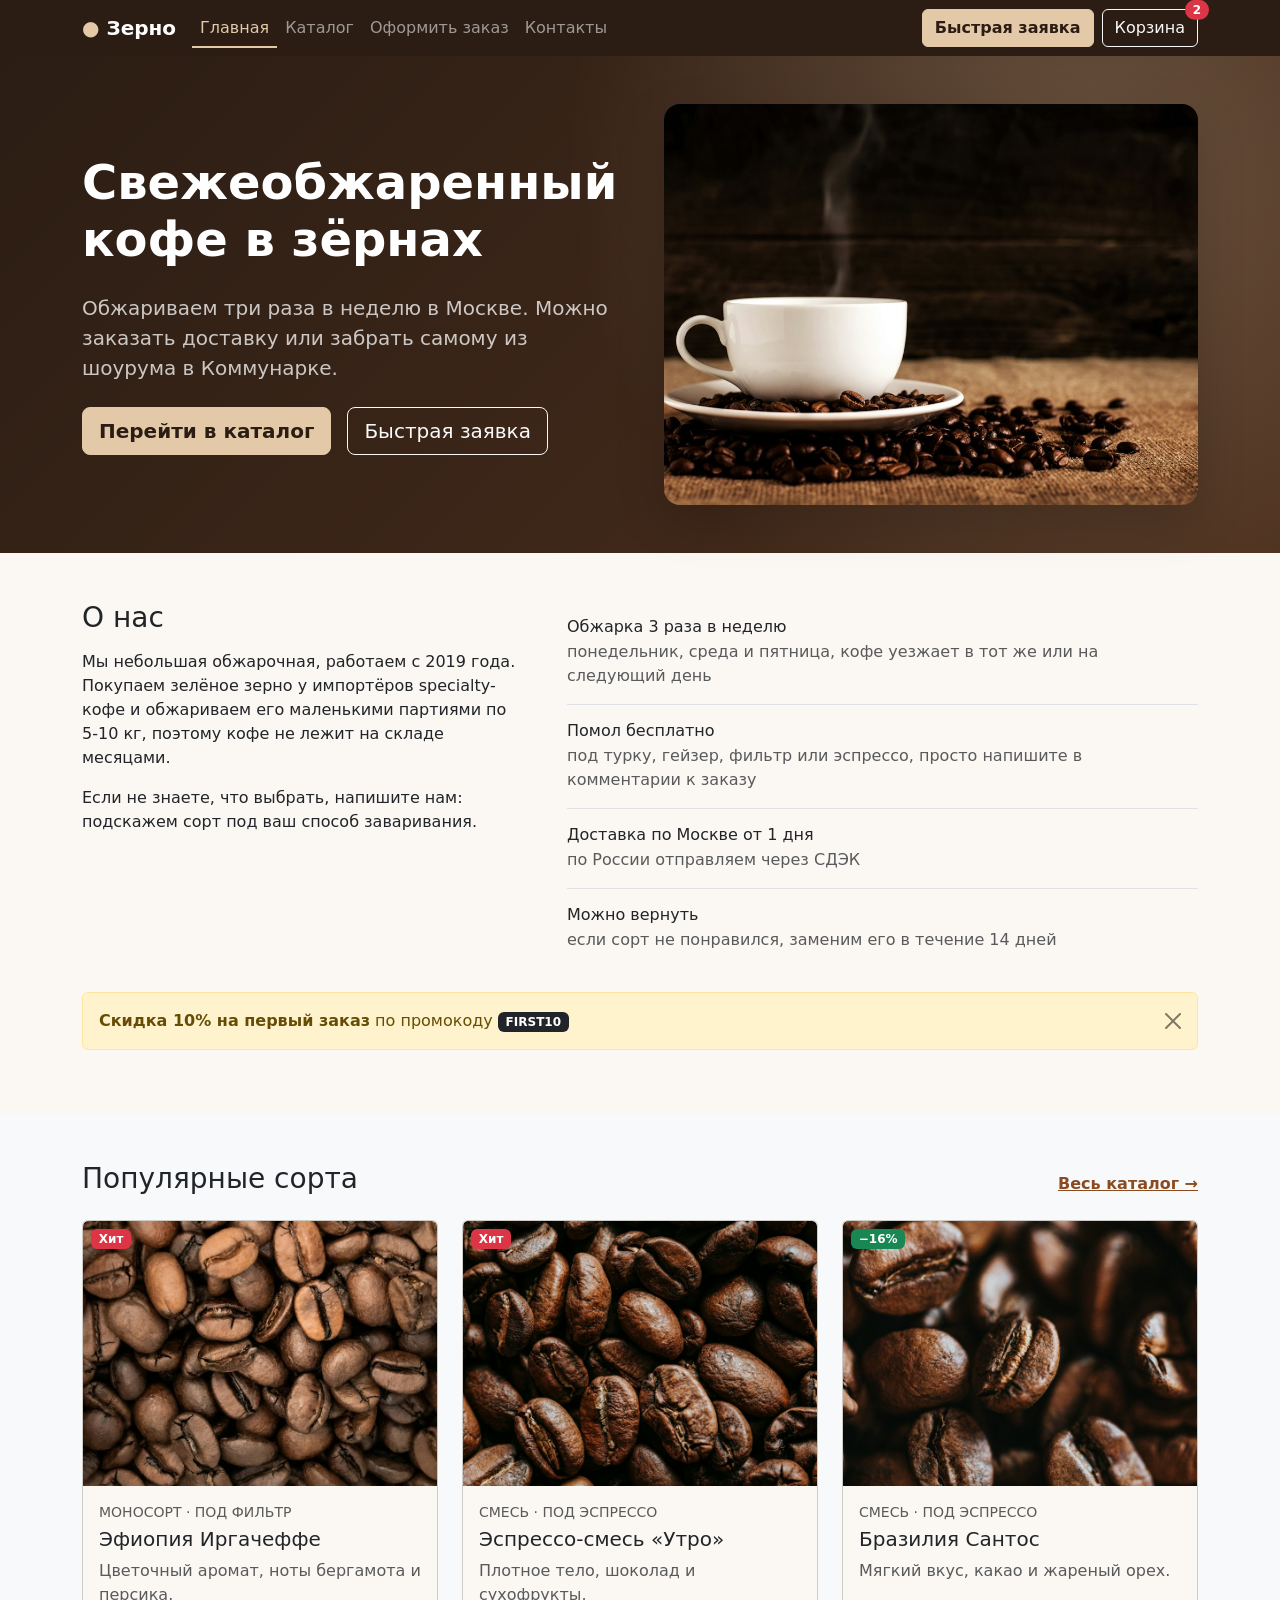
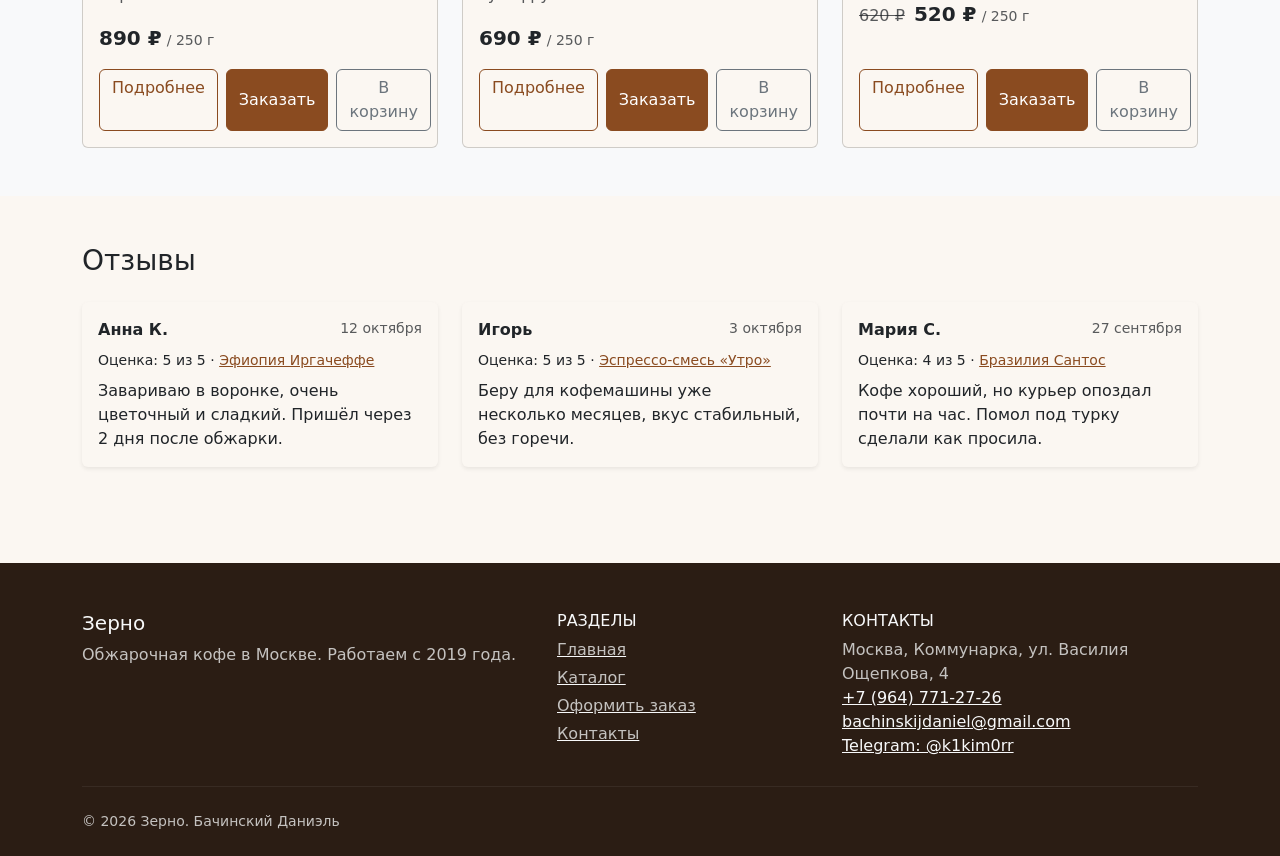
<file: index.html>
<!DOCTYPE html>
<html lang="ru">
<head>
  <meta charset="UTF-8">
  <meta name="viewport" content="width=device-width, initial-scale=1.0">
  <title>Зерно | кофе свежей обжарки</title>
  <meta name="description" content="Интернет-магазин кофе свежей обжарки «Зерно», версия на Bootstrap: specialty-зерно, эспрессо-смеси, доставка.">
  <link rel="stylesheet" href="vendor/bootstrap/css/bootstrap.min.css">
  <link rel="stylesheet" href="css/custom.css">
  <link rel="icon" href="images/favicon.svg" type="image/svg+xml">
  <link rel="icon" href="images/favicon.png" type="image/png" sizes="64x64">
  <link rel="apple-touch-icon" href="images/favicon.png">
</head>
<body>
  <nav class="navbar navbar-expand-lg navbar-dark bg-coffee sticky-top">
    <div class="container">
      <a class="navbar-brand fw-bold" href="index.html"><span class="brand-dot">●</span> Зерно</a>
      <button class="navbar-toggler" type="button" data-bs-toggle="collapse" data-bs-target="#mainNav"
        aria-controls="mainNav" aria-expanded="false" aria-label="Открыть меню">
        <span class="navbar-toggler-icon"></span>
      </button>
      <div class="collapse navbar-collapse" id="mainNav">
        <ul class="navbar-nav me-auto mb-2 mb-lg-0">
          <li class="nav-item"><a class="nav-link active" aria-current="page" href="index.html">Главная</a></li>
          <li class="nav-item"><a class="nav-link" href="catalog.html">Каталог</a></li>
          <li class="nav-item"><a class="nav-link" href="order.html">Оформить заказ</a></li>
          <li class="nav-item"><a class="nav-link" href="contacts.html">Контакты</a></li>
        </ul>
        <div class="d-flex gap-2 mt-3 mt-lg-0">
          <button class="btn btn-accent" type="button" data-bs-toggle="modal" data-bs-target="#orderModal">Быстрая заявка</button>
          <a class="btn btn-outline-light position-relative" href="order.html" aria-label="Корзина, 2 товара">
            Корзина
            <span class="position-absolute top-0 start-100 translate-middle badge rounded-pill bg-danger">2</span>
          </a>
        </div>
      </div>
    </div>
  </nav>

  <main>
    <section class="hero py-5">
      <div class="container">
        <div class="row align-items-center g-4 g-lg-5">
          <div class="col-12 col-lg-6">
            <h1 class="display-5 fw-bold text-white">Свежеобжаренный кофе в зёрнах</h1>
            <p class="lead text-white text-opacity-75 my-4">
              Обжариваем три раза в неделю в Москве. Можно заказать доставку
              или забрать самому из шоурума в Коммунарке.
            </p>
            <div class="d-flex flex-wrap gap-3">
              <a class="btn btn-accent btn-lg" href="catalog.html">Перейти в каталог</a>
              <button class="btn btn-outline-light btn-lg" type="button" data-bs-toggle="modal" data-bs-target="#orderModal">Быстрая заявка</button>
            </div>
          </div>
          <div class="col-12 col-lg-6">
            <img class="img-fluid rounded-4 shadow-lg" src="images/hero.jpg" alt="Чашка кофе на блюдце с жареными зёрнами" width="960" height="720">
          </div>
        </div>
      </div>
    </section>

    <section class="py-5" id="advantages" aria-labelledby="advantages-title">
      <div class="container">
        <div class="row g-4 g-lg-5">
          <div class="col-12 col-lg-5">
            <h2 class="h3 mb-3" id="advantages-title">О нас</h2>
            <p>
              Мы небольшая обжарочная, работаем с 2019 года. Покупаем зелёное зерно
              у импортёров specialty-кофе и обжариваем его маленькими партиями по 5-10 кг,
              поэтому кофе не лежит на складе месяцами.
            </p>
            <p class="mb-0">
              Если не знаете, что выбрать, напишите нам: подскажем сорт под ваш способ заваривания.
            </p>
          </div>
          <div class="col-12 col-lg-7">
            <ul class="list-group list-group-flush advantages-list">
              <li class="list-group-item px-0 py-3">
                <h3 class="h6 mb-1">Обжарка 3 раза в неделю</h3>
                <p class="text-body-secondary mb-0">понедельник, среда и пятница, кофе уезжает в тот же или на следующий день</p>
              </li>
              <li class="list-group-item px-0 py-3">
                <h3 class="h6 mb-1">Помол бесплатно</h3>
                <p class="text-body-secondary mb-0">под турку, гейзер, фильтр или эспрессо, просто напишите в комментарии к заказу</p>
              </li>
              <li class="list-group-item px-0 py-3">
                <h3 class="h6 mb-1">Доставка по Москве от 1 дня</h3>
                <p class="text-body-secondary mb-0">по России отправляем через СДЭК</p>
              </li>
              <li class="list-group-item px-0 py-3">
                <h3 class="h6 mb-1">Можно вернуть</h3>
                <p class="text-body-secondary mb-0">если сорт не понравился, заменим его в течение 14 дней</p>
              </li>
            </ul>
          </div>
        </div>
        <div class="alert alert-warning alert-dismissible fade show mt-4" role="alert">
          <strong>Скидка 10% на первый заказ</strong> по промокоду <span class="badge text-bg-dark">FIRST10</span>
          <button class="btn-close" type="button" data-bs-dismiss="alert" aria-label="Закрыть"></button>
        </div>
      </div>
    </section>

    <section class="py-5 bg-body-tertiary" id="popular" aria-labelledby="popular-title">
      <div class="container">
        <div class="d-flex flex-wrap justify-content-between align-items-end gap-2 mb-4">
          <h2 class="h3 mb-0" id="popular-title">Популярные сорта</h2>
          <a class="link-primary fw-semibold" href="catalog.html">Весь каталог →</a>
        </div>
        <div class="row g-4">
          <div class="col-12 col-md-6 col-lg-4">
            <article class="card h-100 product-card">
              <span class="badge text-bg-danger position-absolute top-0 start-0 m-2">Хит</span>
              <img class="card-img-top" src="images/products/ethiopia.jpg" alt="Эфиопия Иргачеффе" width="800" height="600" loading="lazy">
              <div class="card-body d-flex flex-column">
                <p class="small text-uppercase text-body-secondary mb-1">Моносорт · Под фильтр</p>
                <h3 class="card-title h5">Эфиопия Иргачеффе</h3>
                <p class="card-text text-body-secondary">Цветочный аромат, ноты бергамота и персика.</p>
                <p class="mb-3"><span class="fs-5 fw-bold">890 ₽</span> <span class="small text-body-secondary">/ 250 г</span></p>
                <div class="d-flex gap-2 mt-auto">
                  <a class="btn btn-outline-primary flex-fill" href="product.html">Подробнее</a>
                  <button class="btn btn-primary flex-fill" type="button" data-bs-toggle="modal" data-bs-target="#orderModal">Заказать</button>
                  <button class="btn btn-outline-secondary" type="button" data-cart-add aria-label="Добавить в корзину">В корзину</button>
                </div>
              </div>
            </article>
          </div>
          <div class="col-12 col-md-6 col-lg-4">
            <article class="card h-100 product-card">
              <span class="badge text-bg-danger position-absolute top-0 start-0 m-2">Хит</span>
              <img class="card-img-top" src="images/products/utro.jpg" alt="Эспрессо-смесь «Утро»" width="800" height="600" loading="lazy">
              <div class="card-body d-flex flex-column">
                <p class="small text-uppercase text-body-secondary mb-1">Смесь · Под эспрессо</p>
                <h3 class="card-title h5">Эспрессо-смесь «Утро»</h3>
                <p class="card-text text-body-secondary">Плотное тело, шоколад и сухофрукты.</p>
                <p class="mb-3"><span class="fs-5 fw-bold">690 ₽</span> <span class="small text-body-secondary">/ 250 г</span></p>
                <div class="d-flex gap-2 mt-auto">
                  <a class="btn btn-outline-primary flex-fill" href="product-utro.html">Подробнее</a>
                  <button class="btn btn-primary flex-fill" type="button" data-bs-toggle="modal" data-bs-target="#orderModal">Заказать</button>
                  <button class="btn btn-outline-secondary" type="button" data-cart-add aria-label="Добавить в корзину">В корзину</button>
                </div>
              </div>
            </article>
          </div>
          <div class="col-12 col-md-6 col-lg-4">
            <article class="card h-100 product-card">
              <span class="badge text-bg-success position-absolute top-0 start-0 m-2">−16%</span>
              <img class="card-img-top" src="images/products/brazil.jpg" alt="Бразилия Сантос" width="800" height="600" loading="lazy">
              <div class="card-body d-flex flex-column">
                <p class="small text-uppercase text-body-secondary mb-1">Смесь · Под эспрессо</p>
                <h3 class="card-title h5">Бразилия Сантос</h3>
                <p class="card-text text-body-secondary">Мягкий вкус, какао и жареный орех.</p>
                <p class="mb-3"><s class="text-body-secondary me-1">620 ₽</s> <span class="fs-5 fw-bold">520 ₽</span> <span class="small text-body-secondary">/ 250 г</span></p>
                <div class="d-flex gap-2 mt-auto">
                  <a class="btn btn-outline-primary flex-fill" href="product-brazil.html">Подробнее</a>
                  <button class="btn btn-primary flex-fill" type="button" data-bs-toggle="modal" data-bs-target="#orderModal">Заказать</button>
                  <button class="btn btn-outline-secondary" type="button" data-cart-add aria-label="Добавить в корзину">В корзину</button>
                </div>
              </div>
            </article>
          </div>
        </div>
      </div>
    </section>

    <section class="py-5" id="reviews" aria-labelledby="reviews-title">
      <div class="container">
        <h2 class="h3 mb-4" id="reviews-title">Отзывы</h2>
        <div class="row g-4">
          <div class="col-12 col-md-4">
            <div class="card h-100 border-0 shadow-sm">
              <div class="card-body">
                <div class="d-flex justify-content-between mb-2">
                  <span class="fw-semibold">Анна К.</span>
                  <span class="small text-body-secondary">12 октября</span>
                </div>
                <p class="small mb-2">Оценка: 5 из 5 · <a href="product.html">Эфиопия Иргачеффе</a></p>
                <p class="card-text mb-0">Завариваю в воронке, очень цветочный и сладкий. Пришёл через 2 дня после обжарки.</p>
              </div>
            </div>
          </div>
          <div class="col-12 col-md-4">
            <div class="card h-100 border-0 shadow-sm">
              <div class="card-body">
                <div class="d-flex justify-content-between mb-2">
                  <span class="fw-semibold">Игорь</span>
                  <span class="small text-body-secondary">3 октября</span>
                </div>
                <p class="small mb-2">Оценка: 5 из 5 · <a href="product.html">Эспрессо-смесь «Утро»</a></p>
                <p class="card-text mb-0">Беру для кофемашины уже несколько месяцев, вкус стабильный, без горечи.</p>
              </div>
            </div>
          </div>
          <div class="col-12 col-md-4">
            <div class="card h-100 border-0 shadow-sm">
              <div class="card-body">
                <div class="d-flex justify-content-between mb-2">
                  <span class="fw-semibold">Мария С.</span>
                  <span class="small text-body-secondary">27 сентября</span>
                </div>
                <p class="small mb-2">Оценка: 4 из 5 · <a href="product.html">Бразилия Сантос</a></p>
                <p class="card-text mb-0">Кофе хороший, но курьер опоздал почти на час. Помол под турку сделали как просила.</p>
              </div>
            </div>
          </div>
        </div>
      </div>
    </section>
  </main>

  <footer class="bg-coffee text-light pt-5 pb-4 mt-5">
    <div class="container">
      <div class="row g-4">
        <div class="col-12 col-md-5">
          <h2 class="h5">Зерно</h2>
          <p class="text-light text-opacity-75 mb-0">Обжарочная кофе в Москве. Работаем с 2019 года.</p>
        </div>
        <div class="col-6 col-md-3">
          <h2 class="h6 text-uppercase">Разделы</h2>
          <ul class="list-unstyled d-grid gap-1">
            <li><a class="link-light link-opacity-75 link-opacity-100-hover" href="index.html">Главная</a></li>
            <li><a class="link-light link-opacity-75 link-opacity-100-hover" href="catalog.html">Каталог</a></li>
            <li><a class="link-light link-opacity-75 link-opacity-100-hover" href="order.html">Оформить заказ</a></li>
            <li><a class="link-light link-opacity-75 link-opacity-100-hover" href="contacts.html">Контакты</a></li>
          </ul>
        </div>
        <div class="col-6 col-md-4">
          <h2 class="h6 text-uppercase">Контакты</h2>
          <address class="mb-0 text-light text-opacity-75 text-break">
            Москва, Коммунарка, ул. Василия Ощепкова, 4<br>
            <a class="link-light" href="tel:+79647712726">+7 (964) 771-27-26</a><br>
            <a class="link-light" href="mailto:bachinskijdaniel@gmail.com">bachinskijdaniel@gmail.com</a><br>
            <a class="link-light" href="https://t.me/k1kim0rr">Telegram: @k1kim0rr</a>
          </address>
        </div>
      </div>
      <hr class="border-light border-opacity-25 my-4">
      <p class="small text-light text-opacity-75 mb-0">&copy; 2026 Зерно. Бачинский Даниэль</p>
    </div>
  </footer>

  <div class="modal fade" id="orderModal" tabindex="-1" aria-labelledby="orderModalLabel" aria-hidden="true">
    <div class="modal-dialog modal-dialog-centered">
      <div class="modal-content">
        <form class="needs-validation" action="#" method="post" novalidate>
          <div class="modal-header">
            <h2 class="modal-title fs-5" id="orderModalLabel">Быстрая заявка</h2>
            <button class="btn-close" type="button" data-bs-dismiss="modal" aria-label="Закрыть"></button>
          </div>
          <div class="modal-body">
            <p class="text-body-secondary small">Оставьте контакты, менеджер перезвонит и уточнит детали заказа.</p>
            <div class="row g-3">
              <div class="col-12">
                <label class="form-label" for="modal-name">Имя <span class="text-danger">*</span></label>
                <input class="form-control" id="modal-name" name="name" type="text" placeholder="Иван" minlength="2" autocomplete="given-name" required>
                <div class="invalid-feedback">Введите имя (минимум 2 символа).</div>
              </div>
              <div class="col-12">
                <label class="form-label" for="modal-phone">Телефон <span class="text-danger">*</span></label>
                <div class="input-group has-validation">
                  <span class="input-group-text">+7</span>
                  <input class="form-control" id="modal-phone" name="phone" type="tel" placeholder="999 123-45-67"
                    pattern="[0-9\s\-]{10,13}" autocomplete="tel-national" required>
                  <div class="invalid-feedback">Введите 10 цифр номера.</div>
                </div>
              </div>
              <div class="col-12">
                <label class="form-label" for="modal-email">E-mail <span class="text-danger">*</span></label>
                <div class="input-group has-validation">
                  <span class="input-group-text">@</span>
                  <input class="form-control" id="modal-email" name="email" type="email" placeholder="name@example.com" autocomplete="email" required>
                  <div class="invalid-feedback">Введите корректный e-mail.</div>
                </div>
              </div>
              <div class="col-12">
                <label class="form-label" for="modal-product">Товар <span class="text-danger">*</span></label>
                <select class="form-select" id="modal-product" name="product" required>
                  <option value="">Выберите товар</option>
                  <option value="ethiopia">Эфиопия Иргачеффе</option>
                  <option value="colombia">Колумбия Супремо</option>
                  <option value="kenya">Кения АА</option>
                  <option value="decaf">Колумбия Декаф</option>
                  <option value="utro">Эспрессо-смесь «Утро»</option>
                  <option value="brazil">Бразилия Сантос</option>
                  <option value="v60">Воронка V60</option>
                </select>
                <div class="invalid-feedback">Выберите товар.</div>
              </div>
              <div class="col-12">
                <label class="form-label" for="modal-comment">Комментарий</label>
                <textarea class="form-control" id="modal-comment" name="comment" rows="3" maxlength="500" placeholder="Например: позвоните перед доставкой"></textarea>
              </div>
              <div class="col-12">
                <div class="form-check">
                  <input class="form-check-input" id="modal-agree" name="agree" type="checkbox" required>
                  <label class="form-check-label" for="modal-agree">Я согласен на обработку персональных данных</label>
                  <div class="invalid-feedback">Нужно согласие на обработку данных.</div>
                </div>
              </div>
            </div>
          <div class="alert alert-success d-none mt-3 mb-0" role="alert" data-form-success>
            Заявка отправлена! Перезвоним в течение 30 минут.
          </div>
          </div>
          <div class="modal-footer">
            <button class="btn btn-outline-secondary" type="button" data-bs-dismiss="modal">Отмена</button>
            <button class="btn btn-primary" type="submit">Отправить заявку</button>
          </div>
        </form>
      </div>
    </div>
  </div>

  <div class="toast-container position-fixed bottom-0 end-0 p-3">
    <div class="toast align-items-center text-bg-dark border-0" id="cartToast" role="status" aria-live="polite" aria-atomic="true">
      <div class="d-flex">
        <div class="toast-body">Товар добавлен в корзину</div>
        <button class="btn-close btn-close-white me-2 m-auto" type="button" data-bs-dismiss="toast" aria-label="Закрыть"></button>
      </div>
    </div>
  </div>

  <script src="vendor/bootstrap/js/bootstrap.bundle.min.js"></script>
  <script src="js/main.js"></script>
</body>
</html>
</file>
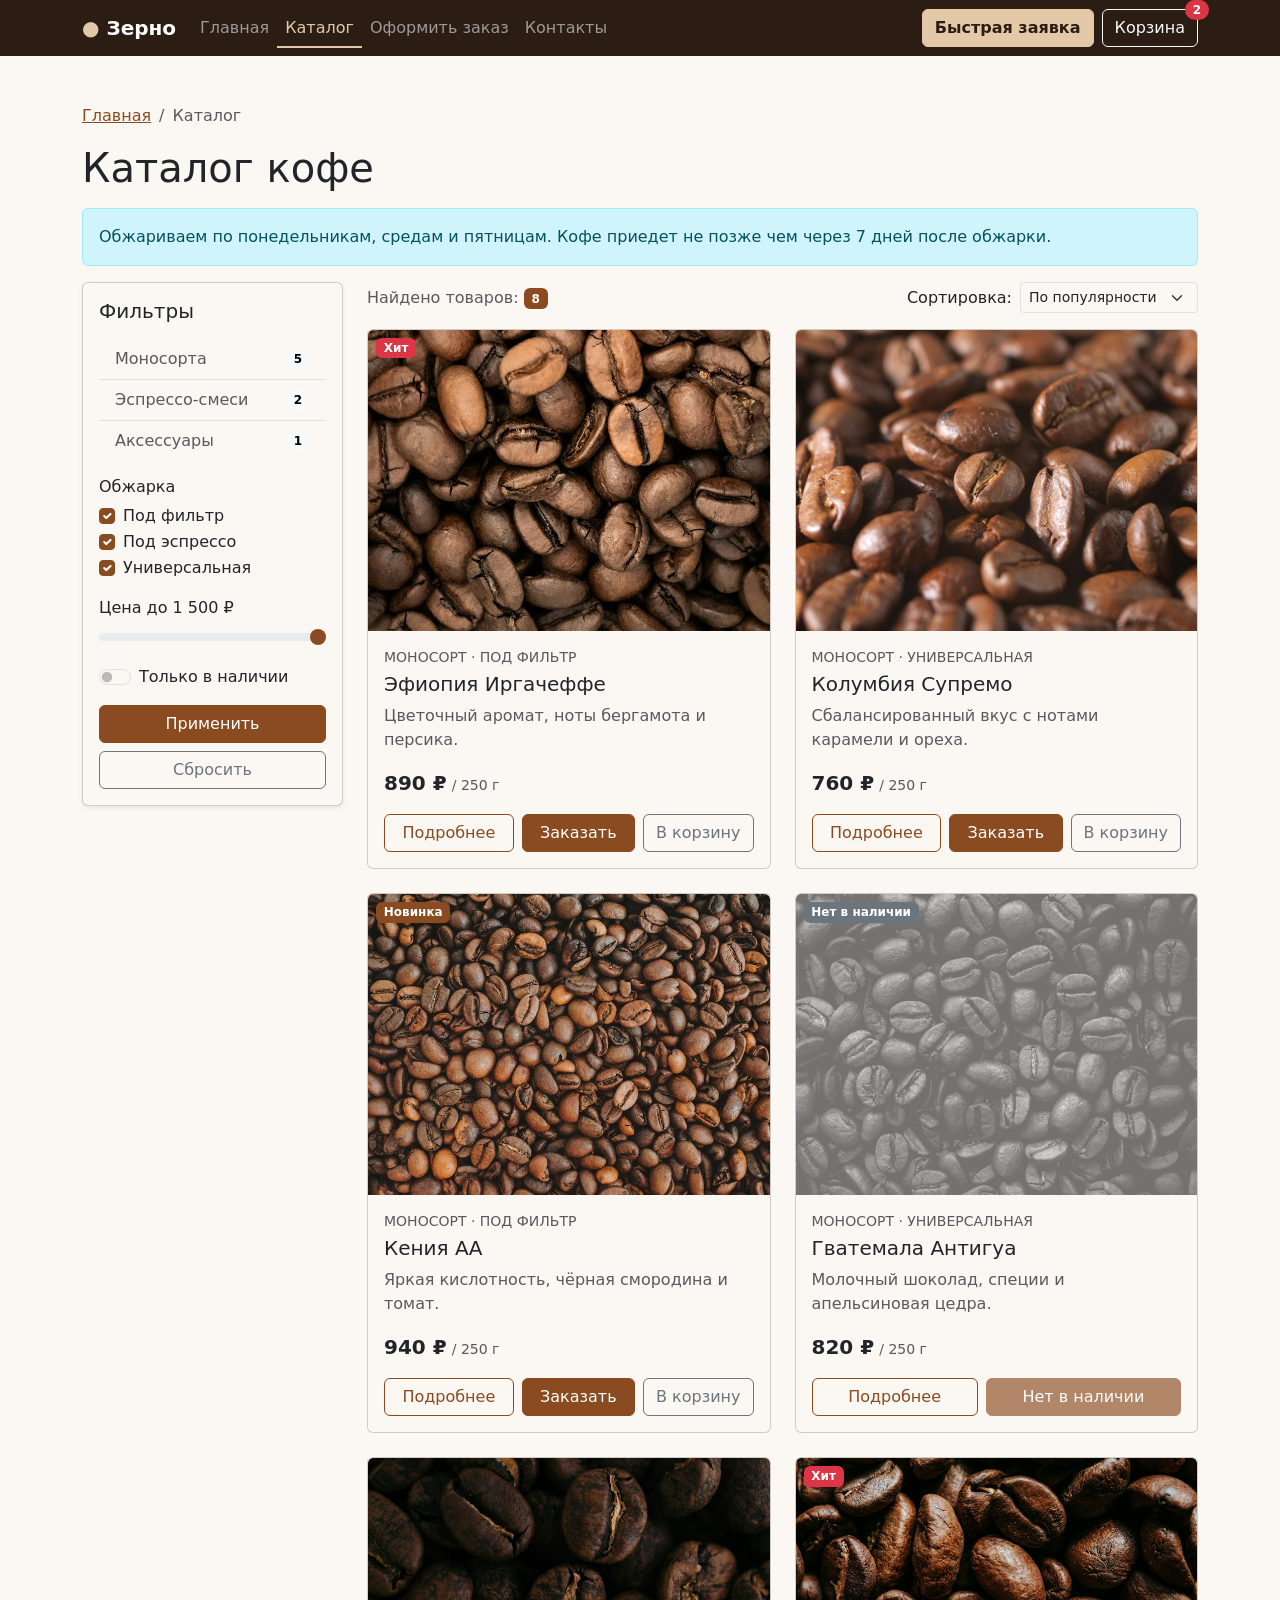
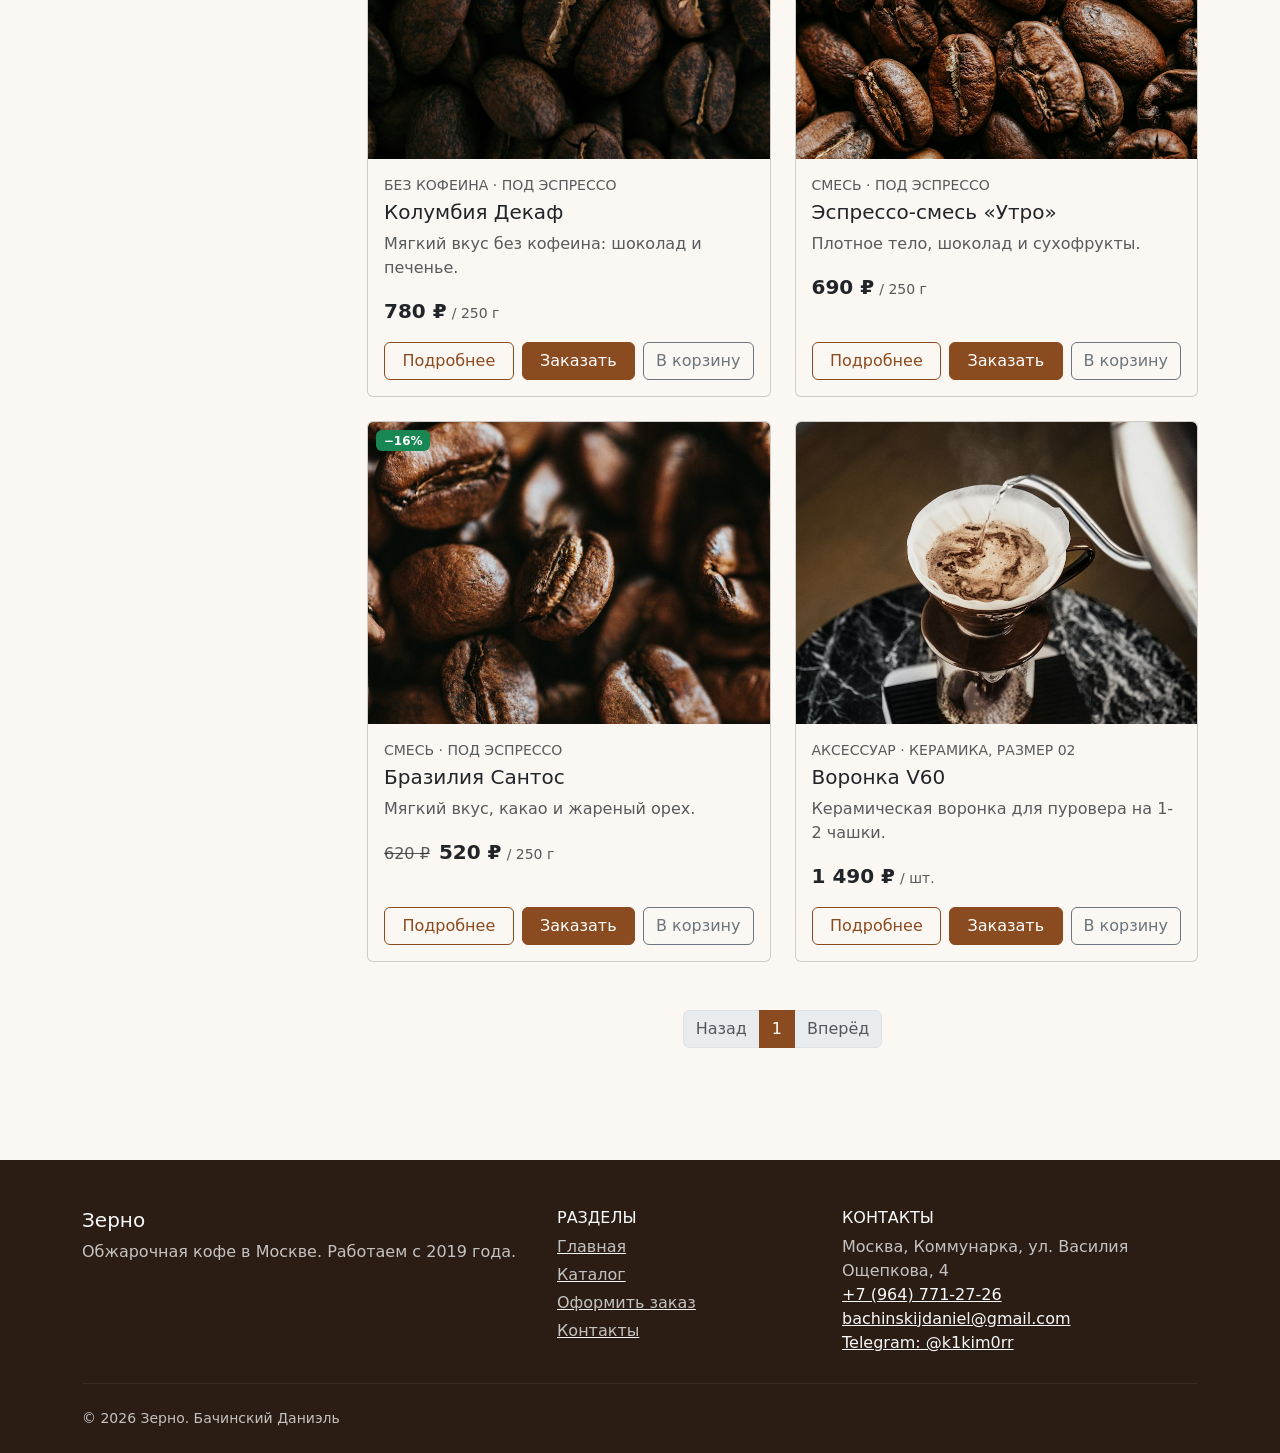
<file: catalog.html>
<!DOCTYPE html>
<html lang="ru">
<head>
  <meta charset="UTF-8">
  <meta name="viewport" content="width=device-width, initial-scale=1.0">
  <title>Каталог | Зерно</title>
  <meta name="description" content="Каталог кофе свежей обжарки на Bootstrap: моносорта, эспрессо-смеси и аксессуары.">
  <link rel="stylesheet" href="vendor/bootstrap/css/bootstrap.min.css">
  <link rel="stylesheet" href="css/custom.css">
  <link rel="icon" href="images/favicon.svg" type="image/svg+xml">
  <link rel="icon" href="images/favicon.png" type="image/png" sizes="64x64">
  <link rel="apple-touch-icon" href="images/favicon.png">
</head>
<body>
  <nav class="navbar navbar-expand-lg navbar-dark bg-coffee sticky-top">
    <div class="container">
      <a class="navbar-brand fw-bold" href="index.html"><span class="brand-dot">●</span> Зерно</a>
      <button class="navbar-toggler" type="button" data-bs-toggle="collapse" data-bs-target="#mainNav"
        aria-controls="mainNav" aria-expanded="false" aria-label="Открыть меню">
        <span class="navbar-toggler-icon"></span>
      </button>
      <div class="collapse navbar-collapse" id="mainNav">
        <ul class="navbar-nav me-auto mb-2 mb-lg-0">
          <li class="nav-item"><a class="nav-link" href="index.html">Главная</a></li>
          <li class="nav-item"><a class="nav-link active" aria-current="page" href="catalog.html">Каталог</a></li>
          <li class="nav-item"><a class="nav-link" href="order.html">Оформить заказ</a></li>
          <li class="nav-item"><a class="nav-link" href="contacts.html">Контакты</a></li>
        </ul>
        <div class="d-flex gap-2 mt-3 mt-lg-0">
          <button class="btn btn-accent" type="button" data-bs-toggle="modal" data-bs-target="#orderModal">Быстрая заявка</button>
          <a class="btn btn-outline-light position-relative" href="order.html" aria-label="Корзина, 2 товара">
            Корзина
            <span class="position-absolute top-0 start-100 translate-middle badge rounded-pill bg-danger">2</span>
          </a>
        </div>
      </div>
    </div>
  </nav>

  <main class="container py-5">
    <nav aria-label="Хлебные крошки">
      <ol class="breadcrumb">
        <li class="breadcrumb-item"><a href="index.html">Главная</a></li>
        <li class="breadcrumb-item active" aria-current="page">Каталог</li>
      </ol>
    </nav>
    <h1 class="mb-3">Каталог кофе</h1>
    <div class="alert alert-info" role="alert">
      Обжариваем по понедельникам, средам и пятницам. Кофе приедет не позже чем через 7 дней после обжарки.
    </div>

    <div class="row g-4">
        <div class="col-12 col-lg-3">
          <button class="btn btn-outline-primary w-100 d-lg-none mb-3" type="button" data-bs-toggle="collapse"
            data-bs-target="#filters" aria-expanded="false" aria-controls="filters">Показать фильтры</button>
          <div class="collapse d-lg-block" id="filters">
            <aside class="card shadow-sm filters-card" aria-label="Фильтры каталога">
              <div class="card-body">
                <h2 class="h5 mb-3">Фильтры</h2>
                <div class="list-group list-group-flush mb-3">
                  <a class="list-group-item list-group-item-action d-flex justify-content-between align-items-center" href="#">Моносорта<span class="badge text-bg-light rounded-pill">5</span></a>
                  <a class="list-group-item list-group-item-action d-flex justify-content-between align-items-center" href="#">Эспрессо-смеси<span class="badge text-bg-light rounded-pill">2</span></a>
                  <a class="list-group-item list-group-item-action d-flex justify-content-between align-items-center" href="#">Аксессуары<span class="badge text-bg-light rounded-pill">1</span></a>
                </div>
                <form action="#">
                  <h3 class="h6">Обжарка</h3>
                  <div class="form-check">
                    <input class="form-check-input" id="f-filter" type="checkbox" name="roast" value="filter" checked>
                    <label class="form-check-label" for="f-filter">Под фильтр</label>
                  </div>
                  <div class="form-check">
                    <input class="form-check-input" id="f-espresso" type="checkbox" name="roast" value="espresso" checked>
                    <label class="form-check-label" for="f-espresso">Под эспрессо</label>
                  </div>
                  <div class="form-check mb-3">
                    <input class="form-check-input" id="f-universal" type="checkbox" name="roast" value="universal" checked>
                    <label class="form-check-label" for="f-universal">Универсальная</label>
                  </div>
                  <label class="form-label h6" for="f-price">Цена до 1 500 ₽</label>
                  <input class="form-range mb-3" id="f-price" type="range" name="price" min="500" max="1500" step="50" value="1500">
                  <div class="form-check form-switch mb-3">
                    <input class="form-check-input" id="f-stock" type="checkbox" role="switch" name="in-stock">
                    <label class="form-check-label" for="f-stock">Только в наличии</label>
                  </div>
                  <div class="d-grid gap-2">
                    <button class="btn btn-primary" type="button">Применить</button>
                    <button class="btn btn-outline-secondary" type="reset">Сбросить</button>
                  </div>
                </form>
              </div>
            </aside>
          </div>
        </div>

        <div class="col-12 col-lg-9">
          <div class="d-flex flex-wrap justify-content-between align-items-center gap-2 mb-3">
            <p class="text-body-secondary mb-0">Найдено товаров: <span class="badge text-bg-primary">8</span></p>
            <div class="d-flex align-items-center gap-2">
              <label class="text-nowrap" for="sort">Сортировка:</label>
              <select class="form-select form-select-sm" id="sort" name="sort">
                <option value="popular">По популярности</option>
                <option value="price-asc">Сначала дешевле</option>
                <option value="price-desc">Сначала дороже</option>
              </select>
            </div>
          </div>
          <div class="row g-4">
            <div class="col-12 col-sm-6 col-xxl-4">
              <article class="card h-100 product-card">
                <span class="badge text-bg-danger position-absolute top-0 start-0 m-2">Хит</span>
                <img class="card-img-top" src="images/products/ethiopia.jpg" alt="Эфиопия Иргачеффе" width="800" height="600" loading="lazy">
                <div class="card-body d-flex flex-column">
                  <p class="small text-uppercase text-body-secondary mb-1">Моносорт · Под фильтр</p>
                  <h3 class="card-title h5">Эфиопия Иргачеффе</h3>
                  <p class="card-text text-body-secondary">Цветочный аромат, ноты бергамота и персика.</p>
                  <p class="mb-3"><span class="fs-5 fw-bold">890 ₽</span> <span class="small text-body-secondary">/ 250 г</span></p>
                  <div class="d-flex gap-2 mt-auto">
                    <a class="btn btn-outline-primary flex-fill" href="product.html">Подробнее</a>
                    <button class="btn btn-primary flex-fill" type="button" data-bs-toggle="modal" data-bs-target="#orderModal">Заказать</button>
                    <button class="btn btn-outline-secondary" type="button" data-cart-add aria-label="Добавить в корзину">В корзину</button>
                  </div>
                </div>
              </article>
            </div>
            <div class="col-12 col-sm-6 col-xxl-4">
              <article class="card h-100 product-card">
                <img class="card-img-top" src="images/products/colombia.jpg" alt="Колумбия Супремо" width="800" height="600" loading="lazy">
                <div class="card-body d-flex flex-column">
                  <p class="small text-uppercase text-body-secondary mb-1">Моносорт · Универсальная</p>
                  <h3 class="card-title h5">Колумбия Супремо</h3>
                  <p class="card-text text-body-secondary">Сбалансированный вкус с нотами карамели и ореха.</p>
                  <p class="mb-3"><span class="fs-5 fw-bold">760 ₽</span> <span class="small text-body-secondary">/ 250 г</span></p>
                  <div class="d-flex gap-2 mt-auto">
                    <a class="btn btn-outline-primary flex-fill" href="product-colombia.html">Подробнее</a>
                    <button class="btn btn-primary flex-fill" type="button" data-bs-toggle="modal" data-bs-target="#orderModal">Заказать</button>
                    <button class="btn btn-outline-secondary" type="button" data-cart-add aria-label="Добавить в корзину">В корзину</button>
                  </div>
                </div>
              </article>
            </div>
            <div class="col-12 col-sm-6 col-xxl-4">
              <article class="card h-100 product-card">
                <span class="badge text-bg-primary position-absolute top-0 start-0 m-2">Новинка</span>
                <img class="card-img-top" src="images/products/kenya.jpg" alt="Кения АА" width="800" height="600" loading="lazy">
                <div class="card-body d-flex flex-column">
                  <p class="small text-uppercase text-body-secondary mb-1">Моносорт · Под фильтр</p>
                  <h3 class="card-title h5">Кения АА</h3>
                  <p class="card-text text-body-secondary">Яркая кислотность, чёрная смородина и томат.</p>
                  <p class="mb-3"><span class="fs-5 fw-bold">940 ₽</span> <span class="small text-body-secondary">/ 250 г</span></p>
                  <div class="d-flex gap-2 mt-auto">
                    <a class="btn btn-outline-primary flex-fill" href="product-kenya.html">Подробнее</a>
                    <button class="btn btn-primary flex-fill" type="button" data-bs-toggle="modal" data-bs-target="#orderModal">Заказать</button>
                    <button class="btn btn-outline-secondary" type="button" data-cart-add aria-label="Добавить в корзину">В корзину</button>
                  </div>
                </div>
              </article>
            </div>
            <div class="col-12 col-sm-6 col-xxl-4">
              <article class="card h-100 product-card product-card--soldout">
                <span class="badge text-bg-secondary position-absolute top-0 start-0 m-2">Нет в наличии</span>
                <img class="card-img-top" src="images/products/guatemala.jpg" alt="Гватемала Антигуа" width="800" height="600" loading="lazy">
                <div class="card-body d-flex flex-column">
                  <p class="small text-uppercase text-body-secondary mb-1">Моносорт · Универсальная</p>
                  <h3 class="card-title h5">Гватемала Антигуа</h3>
                  <p class="card-text text-body-secondary">Молочный шоколад, специи и апельсиновая цедра.</p>
                  <p class="mb-3"><span class="fs-5 fw-bold">820 ₽</span> <span class="small text-body-secondary">/ 250 г</span></p>
                  <div class="d-flex gap-2 mt-auto">
                    <a class="btn btn-outline-primary flex-fill" href="product-guatemala.html">Подробнее</a>
                    <button class="btn btn-primary flex-fill" type="button" disabled>Нет в наличии</button>
                  </div>
                </div>
              </article>
            </div>
            <div class="col-12 col-sm-6 col-xxl-4">
              <article class="card h-100 product-card">
                <img class="card-img-top" src="images/products/decaf.jpg" alt="Колумбия Декаф" width="800" height="600" loading="lazy">
                <div class="card-body d-flex flex-column">
                  <p class="small text-uppercase text-body-secondary mb-1">Без кофеина · Под эспрессо</p>
                  <h3 class="card-title h5">Колумбия Декаф</h3>
                  <p class="card-text text-body-secondary">Мягкий вкус без кофеина: шоколад и печенье.</p>
                  <p class="mb-3"><span class="fs-5 fw-bold">780 ₽</span> <span class="small text-body-secondary">/ 250 г</span></p>
                  <div class="d-flex gap-2 mt-auto">
                    <a class="btn btn-outline-primary flex-fill" href="product-decaf.html">Подробнее</a>
                    <button class="btn btn-primary flex-fill" type="button" data-bs-toggle="modal" data-bs-target="#orderModal">Заказать</button>
                    <button class="btn btn-outline-secondary" type="button" data-cart-add aria-label="Добавить в корзину">В корзину</button>
                  </div>
                </div>
              </article>
            </div>
            <div class="col-12 col-sm-6 col-xxl-4">
              <article class="card h-100 product-card">
                <span class="badge text-bg-danger position-absolute top-0 start-0 m-2">Хит</span>
                <img class="card-img-top" src="images/products/utro.jpg" alt="Эспрессо-смесь «Утро»" width="800" height="600" loading="lazy">
                <div class="card-body d-flex flex-column">
                  <p class="small text-uppercase text-body-secondary mb-1">Смесь · Под эспрессо</p>
                  <h3 class="card-title h5">Эспрессо-смесь «Утро»</h3>
                  <p class="card-text text-body-secondary">Плотное тело, шоколад и сухофрукты.</p>
                  <p class="mb-3"><span class="fs-5 fw-bold">690 ₽</span> <span class="small text-body-secondary">/ 250 г</span></p>
                  <div class="d-flex gap-2 mt-auto">
                    <a class="btn btn-outline-primary flex-fill" href="product-utro.html">Подробнее</a>
                    <button class="btn btn-primary flex-fill" type="button" data-bs-toggle="modal" data-bs-target="#orderModal">Заказать</button>
                    <button class="btn btn-outline-secondary" type="button" data-cart-add aria-label="Добавить в корзину">В корзину</button>
                  </div>
                </div>
              </article>
            </div>
            <div class="col-12 col-sm-6 col-xxl-4">
              <article class="card h-100 product-card">
                <span class="badge text-bg-success position-absolute top-0 start-0 m-2">−16%</span>
                <img class="card-img-top" src="images/products/brazil.jpg" alt="Бразилия Сантос" width="800" height="600" loading="lazy">
                <div class="card-body d-flex flex-column">
                  <p class="small text-uppercase text-body-secondary mb-1">Смесь · Под эспрессо</p>
                  <h3 class="card-title h5">Бразилия Сантос</h3>
                  <p class="card-text text-body-secondary">Мягкий вкус, какао и жареный орех.</p>
                  <p class="mb-3"><s class="text-body-secondary me-1">620 ₽</s> <span class="fs-5 fw-bold">520 ₽</span> <span class="small text-body-secondary">/ 250 г</span></p>
                  <div class="d-flex gap-2 mt-auto">
                    <a class="btn btn-outline-primary flex-fill" href="product-brazil.html">Подробнее</a>
                    <button class="btn btn-primary flex-fill" type="button" data-bs-toggle="modal" data-bs-target="#orderModal">Заказать</button>
                    <button class="btn btn-outline-secondary" type="button" data-cart-add aria-label="Добавить в корзину">В корзину</button>
                  </div>
                </div>
              </article>
            </div>
            <div class="col-12 col-sm-6 col-xxl-4">
              <article class="card h-100 product-card">
                <img class="card-img-top" src="images/products/v60.jpg" alt="Воронка V60" width="800" height="600" loading="lazy">
                <div class="card-body d-flex flex-column">
                  <p class="small text-uppercase text-body-secondary mb-1">Аксессуар · Керамика, размер 02</p>
                  <h3 class="card-title h5">Воронка V60</h3>
                  <p class="card-text text-body-secondary">Керамическая воронка для пуровера на 1-2 чашки.</p>
                  <p class="mb-3"><span class="fs-5 fw-bold">1 490 ₽</span> <span class="small text-body-secondary">/ шт.</span></p>
                  <div class="d-flex gap-2 mt-auto">
                    <a class="btn btn-outline-primary flex-fill" href="product-v60.html">Подробнее</a>
                    <button class="btn btn-primary flex-fill" type="button" data-bs-toggle="modal" data-bs-target="#orderModal">Заказать</button>
                    <button class="btn btn-outline-secondary" type="button" data-cart-add aria-label="Добавить в корзину">В корзину</button>
                  </div>
                </div>
              </article>
            </div>
          </div>

          <nav class="mt-5" aria-label="Страницы каталога">
            <ul class="pagination justify-content-center">
              <li class="page-item disabled"><span class="page-link">Назад</span></li>
              <li class="page-item active" aria-current="page"><span class="page-link">1</span></li>
              <li class="page-item disabled"><span class="page-link">Вперёд</span></li>
            </ul>
          </nav>
        </div>
    </div>
  </main>

  <footer class="bg-coffee text-light pt-5 pb-4 mt-5">
    <div class="container">
      <div class="row g-4">
        <div class="col-12 col-md-5">
          <h2 class="h5">Зерно</h2>
          <p class="text-light text-opacity-75 mb-0">Обжарочная кофе в Москве. Работаем с 2019 года.</p>
        </div>
        <div class="col-6 col-md-3">
          <h2 class="h6 text-uppercase">Разделы</h2>
          <ul class="list-unstyled d-grid gap-1">
            <li><a class="link-light link-opacity-75 link-opacity-100-hover" href="index.html">Главная</a></li>
            <li><a class="link-light link-opacity-75 link-opacity-100-hover" href="catalog.html">Каталог</a></li>
            <li><a class="link-light link-opacity-75 link-opacity-100-hover" href="order.html">Оформить заказ</a></li>
            <li><a class="link-light link-opacity-75 link-opacity-100-hover" href="contacts.html">Контакты</a></li>
          </ul>
        </div>
        <div class="col-6 col-md-4">
          <h2 class="h6 text-uppercase">Контакты</h2>
          <address class="mb-0 text-light text-opacity-75 text-break">
            Москва, Коммунарка, ул. Василия Ощепкова, 4<br>
            <a class="link-light" href="tel:+79647712726">+7 (964) 771-27-26</a><br>
            <a class="link-light" href="mailto:bachinskijdaniel@gmail.com">bachinskijdaniel@gmail.com</a><br>
            <a class="link-light" href="https://t.me/k1kim0rr">Telegram: @k1kim0rr</a>
          </address>
        </div>
      </div>
      <hr class="border-light border-opacity-25 my-4">
      <p class="small text-light text-opacity-75 mb-0">&copy; 2026 Зерно. Бачинский Даниэль</p>
    </div>
  </footer>

  <div class="modal fade" id="orderModal" tabindex="-1" aria-labelledby="orderModalLabel" aria-hidden="true">
    <div class="modal-dialog modal-dialog-centered">
      <div class="modal-content">
        <form class="needs-validation" action="#" method="post" novalidate>
          <div class="modal-header">
            <h2 class="modal-title fs-5" id="orderModalLabel">Быстрая заявка</h2>
            <button class="btn-close" type="button" data-bs-dismiss="modal" aria-label="Закрыть"></button>
          </div>
          <div class="modal-body">
            <p class="text-body-secondary small">Оставьте контакты, менеджер перезвонит и уточнит детали заказа.</p>
            <div class="row g-3">
              <div class="col-12">
                <label class="form-label" for="modal-name">Имя <span class="text-danger">*</span></label>
                <input class="form-control" id="modal-name" name="name" type="text" placeholder="Иван" minlength="2" autocomplete="given-name" required>
                <div class="invalid-feedback">Введите имя (минимум 2 символа).</div>
              </div>
              <div class="col-12">
                <label class="form-label" for="modal-phone">Телефон <span class="text-danger">*</span></label>
                <div class="input-group has-validation">
                  <span class="input-group-text">+7</span>
                  <input class="form-control" id="modal-phone" name="phone" type="tel" placeholder="999 123-45-67"
                    pattern="[0-9\s\-]{10,13}" autocomplete="tel-national" required>
                  <div class="invalid-feedback">Введите 10 цифр номера.</div>
                </div>
              </div>
              <div class="col-12">
                <label class="form-label" for="modal-email">E-mail <span class="text-danger">*</span></label>
                <div class="input-group has-validation">
                  <span class="input-group-text">@</span>
                  <input class="form-control" id="modal-email" name="email" type="email" placeholder="name@example.com" autocomplete="email" required>
                  <div class="invalid-feedback">Введите корректный e-mail.</div>
                </div>
              </div>
              <div class="col-12">
                <label class="form-label" for="modal-product">Товар <span class="text-danger">*</span></label>
                <select class="form-select" id="modal-product" name="product" required>
                  <option value="">Выберите товар</option>
                  <option value="ethiopia">Эфиопия Иргачеффе</option>
                  <option value="colombia">Колумбия Супремо</option>
                  <option value="kenya">Кения АА</option>
                  <option value="decaf">Колумбия Декаф</option>
                  <option value="utro">Эспрессо-смесь «Утро»</option>
                  <option value="brazil">Бразилия Сантос</option>
                  <option value="v60">Воронка V60</option>
                </select>
                <div class="invalid-feedback">Выберите товар.</div>
              </div>
              <div class="col-12">
                <label class="form-label" for="modal-comment">Комментарий</label>
                <textarea class="form-control" id="modal-comment" name="comment" rows="3" maxlength="500" placeholder="Например: позвоните перед доставкой"></textarea>
              </div>
              <div class="col-12">
                <div class="form-check">
                  <input class="form-check-input" id="modal-agree" name="agree" type="checkbox" required>
                  <label class="form-check-label" for="modal-agree">Я согласен на обработку персональных данных</label>
                  <div class="invalid-feedback">Нужно согласие на обработку данных.</div>
                </div>
              </div>
            </div>
          <div class="alert alert-success d-none mt-3 mb-0" role="alert" data-form-success>
            Заявка отправлена! Перезвоним в течение 30 минут.
          </div>
          </div>
          <div class="modal-footer">
            <button class="btn btn-outline-secondary" type="button" data-bs-dismiss="modal">Отмена</button>
            <button class="btn btn-primary" type="submit">Отправить заявку</button>
          </div>
        </form>
      </div>
    </div>
  </div>

  <div class="toast-container position-fixed bottom-0 end-0 p-3">
    <div class="toast align-items-center text-bg-dark border-0" id="cartToast" role="status" aria-live="polite" aria-atomic="true">
      <div class="d-flex">
        <div class="toast-body">Товар добавлен в корзину</div>
        <button class="btn-close btn-close-white me-2 m-auto" type="button" data-bs-dismiss="toast" aria-label="Закрыть"></button>
      </div>
    </div>
  </div>

  <script src="vendor/bootstrap/js/bootstrap.bundle.min.js"></script>
  <script src="js/main.js"></script>
</body>
</html>
</file>
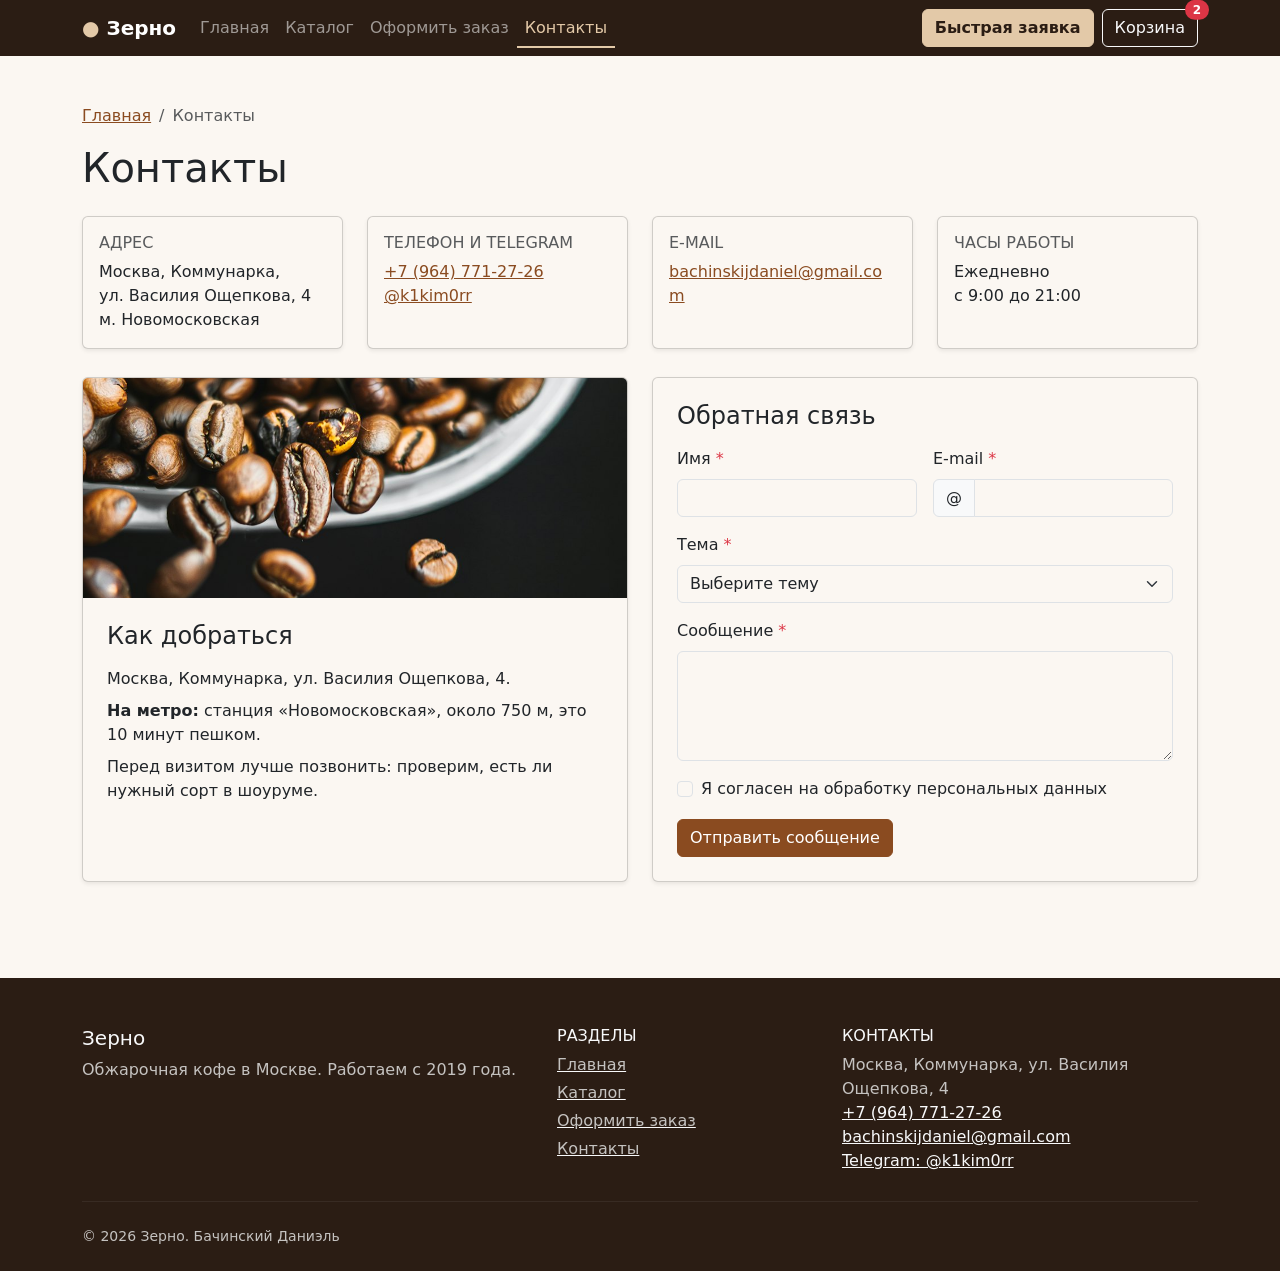
<file: contacts.html>
<!DOCTYPE html>
<html lang="ru">
<head>
  <meta charset="UTF-8">
  <meta name="viewport" content="width=device-width, initial-scale=1.0">
  <title>Контакты | Зерно</title>
  <meta name="description" content="Адрес, телефон, часы работы и форма обратной связи обжарочной «Зерно».">
  <link rel="stylesheet" href="vendor/bootstrap/css/bootstrap.min.css">
  <link rel="stylesheet" href="css/custom.css">
  <link rel="icon" href="images/favicon.svg" type="image/svg+xml">
  <link rel="icon" href="images/favicon.png" type="image/png" sizes="64x64">
  <link rel="apple-touch-icon" href="images/favicon.png">
</head>
<body>
  <nav class="navbar navbar-expand-lg navbar-dark bg-coffee sticky-top">
    <div class="container">
      <a class="navbar-brand fw-bold" href="index.html"><span class="brand-dot">●</span> Зерно</a>
      <button class="navbar-toggler" type="button" data-bs-toggle="collapse" data-bs-target="#mainNav"
        aria-controls="mainNav" aria-expanded="false" aria-label="Открыть меню">
        <span class="navbar-toggler-icon"></span>
      </button>
      <div class="collapse navbar-collapse" id="mainNav">
        <ul class="navbar-nav me-auto mb-2 mb-lg-0">
          <li class="nav-item"><a class="nav-link" href="index.html">Главная</a></li>
          <li class="nav-item"><a class="nav-link" href="catalog.html">Каталог</a></li>
          <li class="nav-item"><a class="nav-link" href="order.html">Оформить заказ</a></li>
          <li class="nav-item"><a class="nav-link active" aria-current="page" href="contacts.html">Контакты</a></li>
        </ul>
        <div class="d-flex gap-2 mt-3 mt-lg-0">
          <button class="btn btn-accent" type="button" data-bs-toggle="modal" data-bs-target="#orderModal">Быстрая заявка</button>
          <a class="btn btn-outline-light position-relative" href="order.html" aria-label="Корзина, 2 товара">
            Корзина
            <span class="position-absolute top-0 start-100 translate-middle badge rounded-pill bg-danger">2</span>
          </a>
        </div>
      </div>
    </div>
  </nav>

  <main class="container py-5">
    <nav aria-label="Хлебные крошки">
      <ol class="breadcrumb">
        <li class="breadcrumb-item"><a href="index.html">Главная</a></li>
        <li class="breadcrumb-item active" aria-current="page">Контакты</li>
      </ol>
    </nav>
    <h1 class="mb-4">Контакты</h1>
    <div class="row g-4">
      <div class="col-12 col-md-6 col-lg-3">
        <div class="card h-100 shadow-sm"><div class="card-body">
          <h2 class="h6 text-uppercase text-body-secondary">Адрес</h2>
          <p class="mb-0">Москва, Коммунарка,<br>ул. Василия Ощепкова, 4<br>м. Новомосковская</p>
        </div></div>
      </div>
      <div class="col-12 col-md-6 col-lg-3">
        <div class="card h-100 shadow-sm"><div class="card-body">
          <h2 class="h6 text-uppercase text-body-secondary">Телефон и Telegram</h2>
          <p class="mb-0"><a href="tel:+79647712726">+7 (964) 771-27-26</a><br><a href="https://t.me/k1kim0rr">@k1kim0rr</a></p>
        </div></div>
      </div>
      <div class="col-12 col-md-6 col-lg-3">
        <div class="card h-100 shadow-sm"><div class="card-body">
          <h2 class="h6 text-uppercase text-body-secondary">E-mail</h2>
          <p class="mb-0 text-break"><a href="mailto:bachinskijdaniel@gmail.com">bachinskijdaniel@gmail.com</a></p>
        </div></div>
      </div>
      <div class="col-12 col-md-6 col-lg-3">
        <div class="card h-100 shadow-sm"><div class="card-body">
          <h2 class="h6 text-uppercase text-body-secondary">Часы работы</h2>
          <p class="mb-0">Ежедневно<br>с 9:00 до 21:00</p>
        </div></div>
      </div>
    </div>

    <div class="row g-4 mt-1">
      <div class="col-12 col-lg-6">
        <div class="card shadow-sm h-100">
          <img class="card-img-top contacts-photo" src="images/contacts.jpg" alt="Жареные зёрна кофе" width="960" height="720" loading="lazy">
          <div class="card-body p-4">
            <h2 class="h4 mb-3">Как добраться</h2>
            <p class="mb-2">Москва, Коммунарка, ул. Василия Ощепкова, 4.</p>
            <p class="mb-2"><strong>На метро:</strong> станция «Новомосковская», около 750 м, это 10 минут пешком.</p>
            <p class="mb-0">Перед визитом лучше позвонить: проверим, есть ли нужный сорт в шоуруме.</p>
          </div>
        </div>
      </div>
      <div class="col-12 col-lg-6">
        <div class="card shadow-sm">
          <div class="card-body p-4">
            <h2 class="h4 mb-3">Обратная связь</h2>
            <form class="needs-validation" action="#" method="post" novalidate>
              <div class="row g-3">
                <div class="col-12 col-md-6">
                  <label class="form-label" for="fb-name">Имя <span class="text-danger">*</span></label>
                  <input class="form-control" id="fb-name" name="name" type="text" minlength="2" autocomplete="given-name" required>
                  <div class="invalid-feedback">Введите имя.</div>
                </div>
                <div class="col-12 col-md-6">
                  <label class="form-label" for="fb-email">E-mail <span class="text-danger">*</span></label>
                  <div class="input-group has-validation">
                    <span class="input-group-text">@</span>
                    <input class="form-control" id="fb-email" name="email" type="email" autocomplete="email" required>
                    <div class="invalid-feedback">Введите корректный e-mail.</div>
                  </div>
                </div>
                <div class="col-12">
                  <label class="form-label" for="fb-topic">Тема <span class="text-danger">*</span></label>
                  <select class="form-select" id="fb-topic" name="topic" required>
                    <option value="">Выберите тему</option>
                    <option value="order">Вопрос по заказу</option>
                    <option value="wholesale">Оптовая закупка</option>
                    <option value="other">Другое</option>
                  </select>
                  <div class="invalid-feedback">Выберите тему.</div>
                </div>
                <div class="col-12">
                  <label class="form-label" for="fb-message">Сообщение <span class="text-danger">*</span></label>
                  <textarea class="form-control" id="fb-message" name="message" rows="4" required></textarea>
                  <div class="invalid-feedback">Напишите сообщение.</div>
                </div>
                <div class="col-12">
                  <div class="form-check">
                    <input class="form-check-input" id="fb-agree" name="agree" type="checkbox" required>
                    <label class="form-check-label" for="fb-agree">Я согласен на обработку персональных данных</label>
                    <div class="invalid-feedback">Нужно согласие.</div>
                  </div>
                </div>
                <div class="col-12">
                  <button class="btn btn-primary" type="submit">Отправить сообщение</button>
                </div>
              </div>
              <div class="alert alert-success d-none mt-3 mb-0" role="alert" data-form-success>
                Сообщение отправлено, ответим в течение рабочего дня.
              </div>
            </form>
          </div>
        </div>
      </div>
    </div>
  </main>

  <footer class="bg-coffee text-light pt-5 pb-4 mt-5">
    <div class="container">
      <div class="row g-4">
        <div class="col-12 col-md-5">
          <h2 class="h5">Зерно</h2>
          <p class="text-light text-opacity-75 mb-0">Обжарочная кофе в Москве. Работаем с 2019 года.</p>
        </div>
        <div class="col-6 col-md-3">
          <h2 class="h6 text-uppercase">Разделы</h2>
          <ul class="list-unstyled d-grid gap-1">
            <li><a class="link-light link-opacity-75 link-opacity-100-hover" href="index.html">Главная</a></li>
            <li><a class="link-light link-opacity-75 link-opacity-100-hover" href="catalog.html">Каталог</a></li>
            <li><a class="link-light link-opacity-75 link-opacity-100-hover" href="order.html">Оформить заказ</a></li>
            <li><a class="link-light link-opacity-75 link-opacity-100-hover" href="contacts.html">Контакты</a></li>
          </ul>
        </div>
        <div class="col-6 col-md-4">
          <h2 class="h6 text-uppercase">Контакты</h2>
          <address class="mb-0 text-light text-opacity-75 text-break">
            Москва, Коммунарка, ул. Василия Ощепкова, 4<br>
            <a class="link-light" href="tel:+79647712726">+7 (964) 771-27-26</a><br>
            <a class="link-light" href="mailto:bachinskijdaniel@gmail.com">bachinskijdaniel@gmail.com</a><br>
            <a class="link-light" href="https://t.me/k1kim0rr">Telegram: @k1kim0rr</a>
          </address>
        </div>
      </div>
      <hr class="border-light border-opacity-25 my-4">
      <p class="small text-light text-opacity-75 mb-0">&copy; 2026 Зерно. Бачинский Даниэль</p>
    </div>
  </footer>

  <div class="modal fade" id="orderModal" tabindex="-1" aria-labelledby="orderModalLabel" aria-hidden="true">
    <div class="modal-dialog modal-dialog-centered">
      <div class="modal-content">
        <form class="needs-validation" action="#" method="post" novalidate>
          <div class="modal-header">
            <h2 class="modal-title fs-5" id="orderModalLabel">Быстрая заявка</h2>
            <button class="btn-close" type="button" data-bs-dismiss="modal" aria-label="Закрыть"></button>
          </div>
          <div class="modal-body">
            <p class="text-body-secondary small">Оставьте контакты, менеджер перезвонит и уточнит детали заказа.</p>
            <div class="row g-3">
              <div class="col-12">
                <label class="form-label" for="modal-name">Имя <span class="text-danger">*</span></label>
                <input class="form-control" id="modal-name" name="name" type="text" placeholder="Иван" minlength="2" autocomplete="given-name" required>
                <div class="invalid-feedback">Введите имя (минимум 2 символа).</div>
              </div>
              <div class="col-12">
                <label class="form-label" for="modal-phone">Телефон <span class="text-danger">*</span></label>
                <div class="input-group has-validation">
                  <span class="input-group-text">+7</span>
                  <input class="form-control" id="modal-phone" name="phone" type="tel" placeholder="999 123-45-67"
                    pattern="[0-9\s\-]{10,13}" autocomplete="tel-national" required>
                  <div class="invalid-feedback">Введите 10 цифр номера.</div>
                </div>
              </div>
              <div class="col-12">
                <label class="form-label" for="modal-email">E-mail <span class="text-danger">*</span></label>
                <div class="input-group has-validation">
                  <span class="input-group-text">@</span>
                  <input class="form-control" id="modal-email" name="email" type="email" placeholder="name@example.com" autocomplete="email" required>
                  <div class="invalid-feedback">Введите корректный e-mail.</div>
                </div>
              </div>
              <div class="col-12">
                <label class="form-label" for="modal-product">Товар <span class="text-danger">*</span></label>
                <select class="form-select" id="modal-product" name="product" required>
                  <option value="">Выберите товар</option>
                  <option value="ethiopia">Эфиопия Иргачеффе</option>
                  <option value="colombia">Колумбия Супремо</option>
                  <option value="kenya">Кения АА</option>
                  <option value="decaf">Колумбия Декаф</option>
                  <option value="utro">Эспрессо-смесь «Утро»</option>
                  <option value="brazil">Бразилия Сантос</option>
                  <option value="v60">Воронка V60</option>
                </select>
                <div class="invalid-feedback">Выберите товар.</div>
              </div>
              <div class="col-12">
                <label class="form-label" for="modal-comment">Комментарий</label>
                <textarea class="form-control" id="modal-comment" name="comment" rows="3" maxlength="500" placeholder="Например: позвоните перед доставкой"></textarea>
              </div>
              <div class="col-12">
                <div class="form-check">
                  <input class="form-check-input" id="modal-agree" name="agree" type="checkbox" required>
                  <label class="form-check-label" for="modal-agree">Я согласен на обработку персональных данных</label>
                  <div class="invalid-feedback">Нужно согласие на обработку данных.</div>
                </div>
              </div>
            </div>
          <div class="alert alert-success d-none mt-3 mb-0" role="alert" data-form-success>
            Заявка отправлена! Перезвоним в течение 30 минут.
          </div>
          </div>
          <div class="modal-footer">
            <button class="btn btn-outline-secondary" type="button" data-bs-dismiss="modal">Отмена</button>
            <button class="btn btn-primary" type="submit">Отправить заявку</button>
          </div>
        </form>
      </div>
    </div>
  </div>

  <div class="toast-container position-fixed bottom-0 end-0 p-3">
    <div class="toast align-items-center text-bg-dark border-0" id="cartToast" role="status" aria-live="polite" aria-atomic="true">
      <div class="d-flex">
        <div class="toast-body">Товар добавлен в корзину</div>
        <button class="btn-close btn-close-white me-2 m-auto" type="button" data-bs-dismiss="toast" aria-label="Закрыть"></button>
      </div>
    </div>
  </div>

  <script src="vendor/bootstrap/js/bootstrap.bundle.min.js"></script>
  <script src="js/main.js"></script>
</body>
</html>
</file>
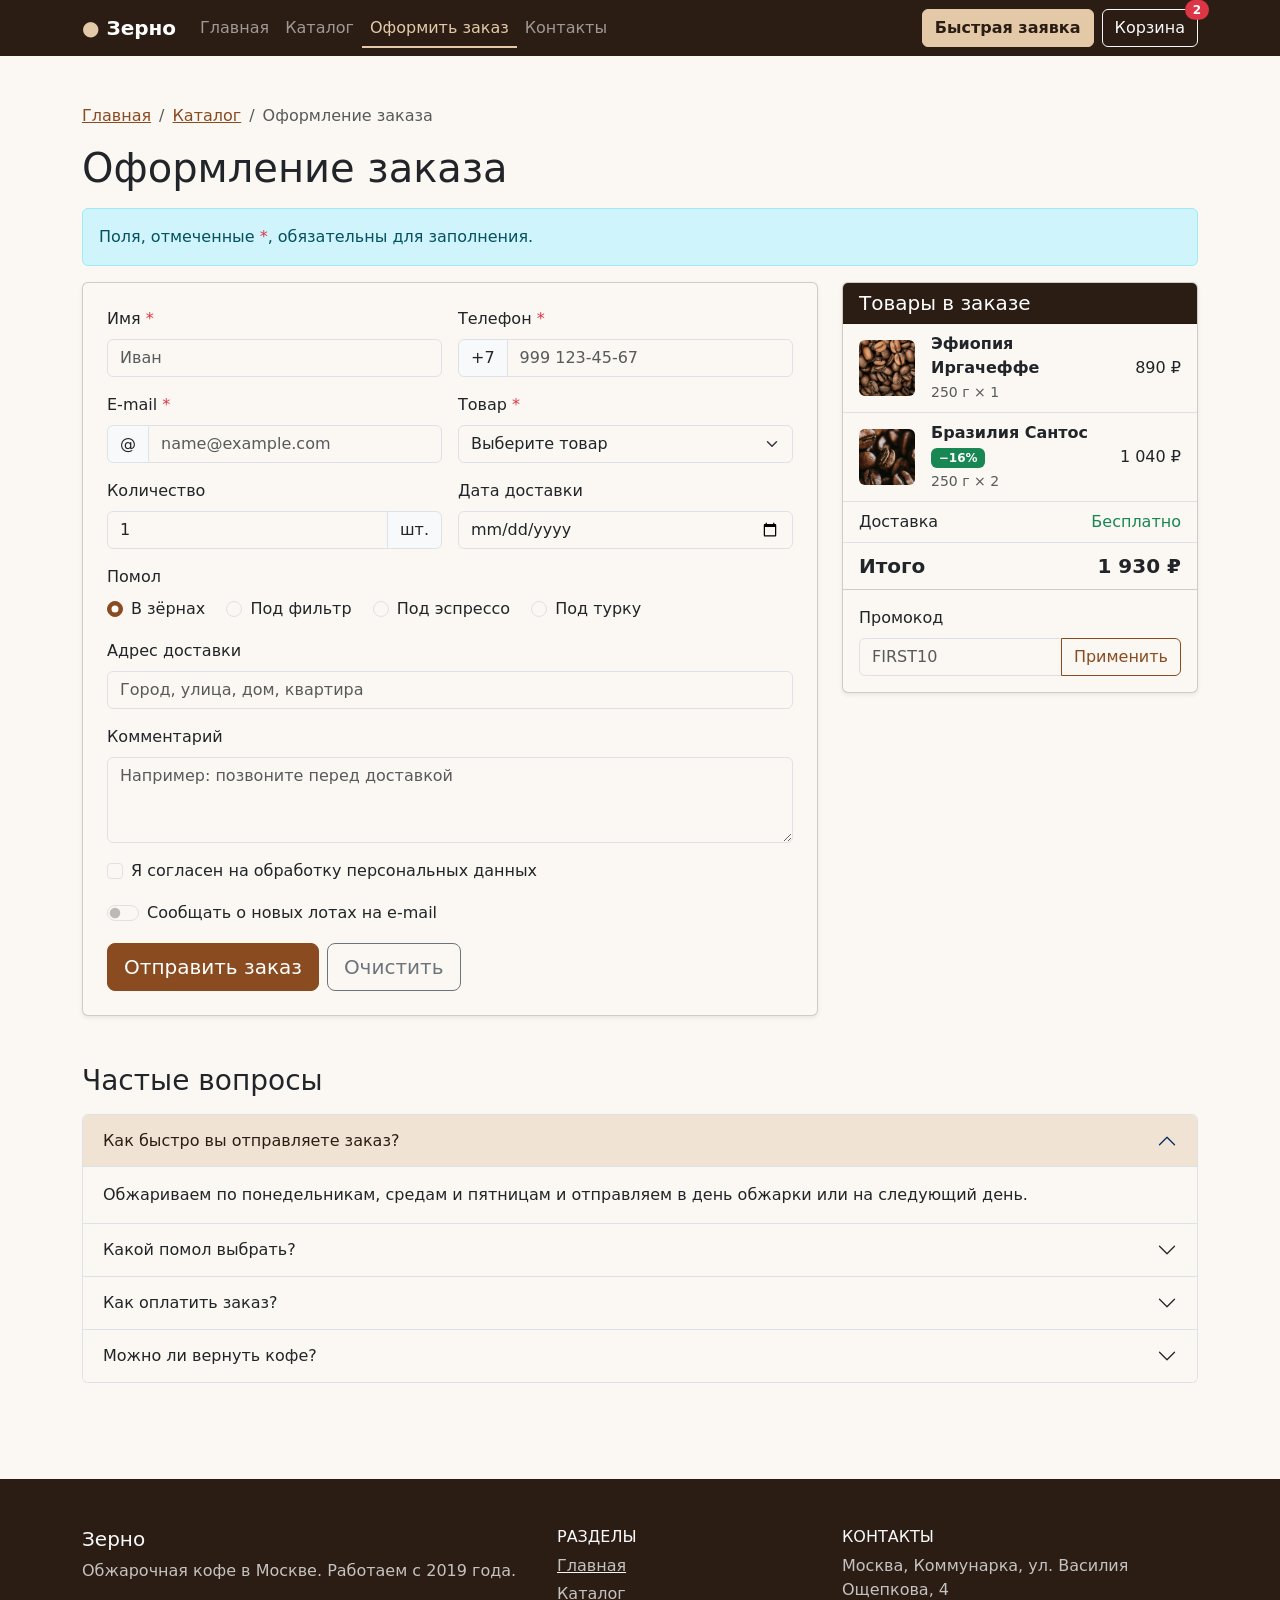
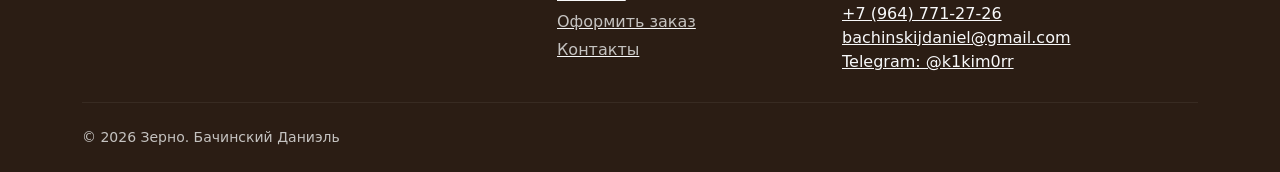
<file: order.html>
<!DOCTYPE html>
<html lang="ru">
<head>
  <meta charset="UTF-8">
  <meta name="viewport" content="width=device-width, initial-scale=1.0">
  <title>Оформление заказа | Зерно</title>
  <meta name="description" content="Форма заказа кофе на Bootstrap: товар, помол, контакты и дата доставки.">
  <link rel="stylesheet" href="vendor/bootstrap/css/bootstrap.min.css">
  <link rel="stylesheet" href="css/custom.css">
  <link rel="icon" href="images/favicon.svg" type="image/svg+xml">
  <link rel="icon" href="images/favicon.png" type="image/png" sizes="64x64">
  <link rel="apple-touch-icon" href="images/favicon.png">
</head>
<body>
  <nav class="navbar navbar-expand-lg navbar-dark bg-coffee sticky-top">
    <div class="container">
      <a class="navbar-brand fw-bold" href="index.html"><span class="brand-dot">●</span> Зерно</a>
      <button class="navbar-toggler" type="button" data-bs-toggle="collapse" data-bs-target="#mainNav"
        aria-controls="mainNav" aria-expanded="false" aria-label="Открыть меню">
        <span class="navbar-toggler-icon"></span>
      </button>
      <div class="collapse navbar-collapse" id="mainNav">
        <ul class="navbar-nav me-auto mb-2 mb-lg-0">
          <li class="nav-item"><a class="nav-link" href="index.html">Главная</a></li>
          <li class="nav-item"><a class="nav-link" href="catalog.html">Каталог</a></li>
          <li class="nav-item"><a class="nav-link active" aria-current="page" href="order.html">Оформить заказ</a></li>
          <li class="nav-item"><a class="nav-link" href="contacts.html">Контакты</a></li>
        </ul>
        <div class="d-flex gap-2 mt-3 mt-lg-0">
          <button class="btn btn-accent" type="button" data-bs-toggle="modal" data-bs-target="#orderModal">Быстрая заявка</button>
          <a class="btn btn-outline-light position-relative" href="order.html" aria-label="Корзина, 2 товара">
            Корзина
            <span class="position-absolute top-0 start-100 translate-middle badge rounded-pill bg-danger">2</span>
          </a>
        </div>
      </div>
    </div>
  </nav>

  <main class="container py-5">
    <nav aria-label="Хлебные крошки">
      <ol class="breadcrumb">
        <li class="breadcrumb-item"><a href="index.html">Главная</a></li>
        <li class="breadcrumb-item"><a href="catalog.html">Каталог</a></li>
        <li class="breadcrumb-item active" aria-current="page">Оформление заказа</li>
      </ol>
    </nav>
    <h1 class="mb-3">Оформление заказа</h1>
    <div class="alert alert-info" role="alert">
      Поля, отмеченные <span class="text-danger">*</span>, обязательны для заполнения.
    </div>

    <div class="row g-4">
      <div class="col-12 col-lg-8">
        <div class="card shadow-sm">
          <div class="card-body p-4">
            <form class="needs-validation" action="#" method="post" novalidate>
              <div class="row g-3">
                <div class="col-12 col-md-6">
                  <label class="form-label" for="order-name">Имя <span class="text-danger">*</span></label>
                  <input class="form-control" id="order-name" name="name" type="text" placeholder="Иван" minlength="2" autocomplete="given-name" required>
                  <div class="invalid-feedback">Введите имя (минимум 2 символа).</div>
                </div>
                <div class="col-12 col-md-6">
                  <label class="form-label" for="order-phone">Телефон <span class="text-danger">*</span></label>
                  <div class="input-group has-validation">
                    <span class="input-group-text">+7</span>
                    <input class="form-control" id="order-phone" name="phone" type="tel" placeholder="999 123-45-67"
                      pattern="[0-9\s\-]{10,13}" autocomplete="tel-national" required>
                    <div class="invalid-feedback">Введите 10 цифр номера.</div>
                  </div>
                </div>
                <div class="col-12 col-md-6">
                  <label class="form-label" for="order-email">E-mail <span class="text-danger">*</span></label>
                  <div class="input-group has-validation">
                    <span class="input-group-text">@</span>
                    <input class="form-control" id="order-email" name="email" type="email" placeholder="name@example.com" autocomplete="email" required>
                    <div class="invalid-feedback">Введите корректный e-mail.</div>
                  </div>
                </div>
                <div class="col-12 col-md-6">
                  <label class="form-label" for="order-product">Товар <span class="text-danger">*</span></label>
                  <select class="form-select" id="order-product" name="product" required>
                    <option value="">Выберите товар</option>
                    <option value="ethiopia">Эфиопия Иргачеффе</option>
                    <option value="colombia">Колумбия Супремо</option>
                    <option value="kenya">Кения АА</option>
                    <option value="decaf">Колумбия Декаф</option>
                    <option value="utro">Эспрессо-смесь «Утро»</option>
                    <option value="brazil">Бразилия Сантос</option>
                    <option value="v60">Воронка V60</option>
                  </select>
                  <div class="invalid-feedback">Выберите товар.</div>
                </div>
                <div class="col-12 col-md-6">
                  <label class="form-label" for="order-qty">Количество</label>
                  <div class="input-group">
                    <input class="form-control" id="order-qty" name="quantity" type="number" min="1" max="20" value="1">
                    <span class="input-group-text">шт.</span>
                  </div>
                </div>
                <div class="col-12 col-md-6">
                  <label class="form-label" for="order-date">Дата доставки</label>
                  <input class="form-control" id="order-date" name="date" type="date">
                </div>
                <fieldset class="col-12">
                  <legend class="form-label fs-6">Помол</legend>
                  <div class="form-check form-check-inline">
                    <input class="form-check-input" id="order-grind-beans" name="grind" type="radio" value="beans" checked>
                    <label class="form-check-label" for="order-grind-beans">В зёрнах</label>
                  </div>
                  <div class="form-check form-check-inline">
                    <input class="form-check-input" id="order-grind-filter" name="grind" type="radio" value="filter">
                    <label class="form-check-label" for="order-grind-filter">Под фильтр</label>
                  </div>
                  <div class="form-check form-check-inline">
                    <input class="form-check-input" id="order-grind-espresso" name="grind" type="radio" value="espresso">
                    <label class="form-check-label" for="order-grind-espresso">Под эспрессо</label>
                  </div>
                  <div class="form-check form-check-inline">
                    <input class="form-check-input" id="order-grind-turka" name="grind" type="radio" value="turka">
                    <label class="form-check-label" for="order-grind-turka">Под турку</label>
                  </div>
                </fieldset>
                <div class="col-12">
                  <label class="form-label" for="order-address">Адрес доставки</label>
                  <input class="form-control" id="order-address" name="address" type="text" placeholder="Город, улица, дом, квартира" autocomplete="street-address">
                </div>
                <div class="col-12">
                  <label class="form-label" for="order-comment">Комментарий</label>
                  <textarea class="form-control" id="order-comment" name="comment" rows="3" maxlength="500" placeholder="Например: позвоните перед доставкой"></textarea>
                </div>
                <div class="col-12">
                  <div class="form-check">
                    <input class="form-check-input" id="order-agree" name="agree" type="checkbox" required>
                    <label class="form-check-label" for="order-agree">Я согласен на обработку персональных данных</label>
                    <div class="invalid-feedback">Нужно согласие на обработку данных.</div>
                  </div>
                </div>
                <div class="col-12">
                  <div class="form-check form-switch">
                    <input class="form-check-input" id="order-news" name="news" type="checkbox" role="switch">
                    <label class="form-check-label" for="order-news">Сообщать о новых лотах на e-mail</label>
                  </div>
                </div>
                <div class="col-12 d-flex flex-wrap gap-2">
                  <button class="btn btn-primary btn-lg" type="submit">Отправить заказ</button>
                  <button class="btn btn-outline-secondary btn-lg" type="reset">Очистить</button>
                </div>
              </div>
              <div class="alert alert-success d-none mt-4 mb-0" role="alert" data-form-success>
                <h2 class="alert-heading h5">Заказ оформлен!</h2>
                <p class="mb-0">Менеджер позвонит в течение 30 минут, чтобы подтвердить заказ.</p>
              </div>
            </form>
          </div>
        </div>
      </div>

      <div class="col-12 col-lg-4">
        <aside class="card shadow-sm order-summary" aria-labelledby="summary-title">
          <div class="card-header bg-coffee text-white">
            <h2 class="h5 mb-0" id="summary-title">Товары в заказе</h2>
          </div>
          <ul class="list-group list-group-flush">
            <li class="list-group-item d-flex gap-3 align-items-center">
              <img class="rounded object-fit-cover" src="images/products/ethiopia.jpg" alt="" width="56" height="56">
              <div class="flex-grow-1"><div class="fw-semibold">Эфиопия Иргачеффе</div><small class="text-body-secondary">250 г × 1</small></div>
              <span class="text-nowrap">890 ₽</span>
            </li>
            <li class="list-group-item d-flex gap-3 align-items-center">
              <img class="rounded object-fit-cover" src="images/products/brazil.jpg" alt="" width="56" height="56">
              <div class="flex-grow-1"><div class="fw-semibold">Бразилия Сантос <span class="badge text-bg-success">−16%</span></div><small class="text-body-secondary">250 г × 2</small></div>
              <span class="text-nowrap">1 040 ₽</span>
            </li>
            <li class="list-group-item d-flex justify-content-between"><span>Доставка</span><span class="text-success">Бесплатно</span></li>
            <li class="list-group-item d-flex justify-content-between fw-bold fs-5"><span>Итого</span><span>1 930 ₽</span></li>
          </ul>
          <div class="card-body">
            <label class="form-label" for="promo">Промокод</label>
            <div class="input-group">
              <input class="form-control" id="promo" name="promo" type="text" placeholder="FIRST10">
              <button class="btn btn-outline-primary" type="button">Применить</button>
            </div>
          </div>
        </aside>
      </div>
    </div>

    <section class="mt-5" aria-labelledby="faq-title">
      <h2 class="h3 mb-3" id="faq-title">Частые вопросы</h2>
      <div class="accordion" id="faqAccordion">
        <div class="accordion-item">
          <h3 class="accordion-header">
            <button class="accordion-button" type="button" data-bs-toggle="collapse" data-bs-target="#faq0"
              aria-expanded="true" aria-controls="faq0">Как быстро вы отправляете заказ?</button>
          </h3>
          <div class="accordion-collapse collapse show" id="faq0" data-bs-parent="#faqAccordion">
            <div class="accordion-body">Обжариваем по понедельникам, средам и пятницам и отправляем в день обжарки или на следующий день.</div>
          </div>
        </div>
        <div class="accordion-item">
          <h3 class="accordion-header">
            <button class="accordion-button collapsed" type="button" data-bs-toggle="collapse" data-bs-target="#faq1"
              aria-expanded="false" aria-controls="faq1">Какой помол выбрать?</button>
          </h3>
          <div class="accordion-collapse collapse" id="faq1" data-bs-parent="#faqAccordion">
            <div class="accordion-body">Для турки самый мелкий, для эспрессо мелкий, для воронки средний, для френч-пресса крупный.</div>
          </div>
        </div>
        <div class="accordion-item">
          <h3 class="accordion-header">
            <button class="accordion-button collapsed" type="button" data-bs-toggle="collapse" data-bs-target="#faq2"
              aria-expanded="false" aria-controls="faq2">Как оплатить заказ?</button>
          </h3>
          <div class="accordion-collapse collapse" id="faq2" data-bs-parent="#faqAccordion">
            <div class="accordion-body">Картой онлайн по ссылке после подтверждения, по СБП или курьеру при получении.</div>
          </div>
        </div>
        <div class="accordion-item">
          <h3 class="accordion-header">
            <button class="accordion-button collapsed" type="button" data-bs-toggle="collapse" data-bs-target="#faq3"
              aria-expanded="false" aria-controls="faq3">Можно ли вернуть кофе?</button>
          </h3>
          <div class="accordion-collapse collapse" id="faq3" data-bs-parent="#faqAccordion">
            <div class="accordion-body">Если кофе не понравился, напишите нам в течение 14 дней, заменим сорт или вернём деньги.</div>
          </div>
        </div>
      </div>
    </section>
  </main>

  <footer class="bg-coffee text-light pt-5 pb-4 mt-5">
    <div class="container">
      <div class="row g-4">
        <div class="col-12 col-md-5">
          <h2 class="h5">Зерно</h2>
          <p class="text-light text-opacity-75 mb-0">Обжарочная кофе в Москве. Работаем с 2019 года.</p>
        </div>
        <div class="col-6 col-md-3">
          <h2 class="h6 text-uppercase">Разделы</h2>
          <ul class="list-unstyled d-grid gap-1">
            <li><a class="link-light link-opacity-75 link-opacity-100-hover" href="index.html">Главная</a></li>
            <li><a class="link-light link-opacity-75 link-opacity-100-hover" href="catalog.html">Каталог</a></li>
            <li><a class="link-light link-opacity-75 link-opacity-100-hover" href="order.html">Оформить заказ</a></li>
            <li><a class="link-light link-opacity-75 link-opacity-100-hover" href="contacts.html">Контакты</a></li>
          </ul>
        </div>
        <div class="col-6 col-md-4">
          <h2 class="h6 text-uppercase">Контакты</h2>
          <address class="mb-0 text-light text-opacity-75 text-break">
            Москва, Коммунарка, ул. Василия Ощепкова, 4<br>
            <a class="link-light" href="tel:+79647712726">+7 (964) 771-27-26</a><br>
            <a class="link-light" href="mailto:bachinskijdaniel@gmail.com">bachinskijdaniel@gmail.com</a><br>
            <a class="link-light" href="https://t.me/k1kim0rr">Telegram: @k1kim0rr</a>
          </address>
        </div>
      </div>
      <hr class="border-light border-opacity-25 my-4">
      <p class="small text-light text-opacity-75 mb-0">&copy; 2026 Зерно. Бачинский Даниэль</p>
    </div>
  </footer>

  <div class="modal fade" id="orderModal" tabindex="-1" aria-labelledby="orderModalLabel" aria-hidden="true">
    <div class="modal-dialog modal-dialog-centered">
      <div class="modal-content">
        <form class="needs-validation" action="#" method="post" novalidate>
          <div class="modal-header">
            <h2 class="modal-title fs-5" id="orderModalLabel">Быстрая заявка</h2>
            <button class="btn-close" type="button" data-bs-dismiss="modal" aria-label="Закрыть"></button>
          </div>
          <div class="modal-body">
            <p class="text-body-secondary small">Оставьте контакты, менеджер перезвонит и уточнит детали заказа.</p>
            <div class="row g-3">
              <div class="col-12">
                <label class="form-label" for="modal-name">Имя <span class="text-danger">*</span></label>
                <input class="form-control" id="modal-name" name="name" type="text" placeholder="Иван" minlength="2" autocomplete="given-name" required>
                <div class="invalid-feedback">Введите имя (минимум 2 символа).</div>
              </div>
              <div class="col-12">
                <label class="form-label" for="modal-phone">Телефон <span class="text-danger">*</span></label>
                <div class="input-group has-validation">
                  <span class="input-group-text">+7</span>
                  <input class="form-control" id="modal-phone" name="phone" type="tel" placeholder="999 123-45-67"
                    pattern="[0-9\s\-]{10,13}" autocomplete="tel-national" required>
                  <div class="invalid-feedback">Введите 10 цифр номера.</div>
                </div>
              </div>
              <div class="col-12">
                <label class="form-label" for="modal-email">E-mail <span class="text-danger">*</span></label>
                <div class="input-group has-validation">
                  <span class="input-group-text">@</span>
                  <input class="form-control" id="modal-email" name="email" type="email" placeholder="name@example.com" autocomplete="email" required>
                  <div class="invalid-feedback">Введите корректный e-mail.</div>
                </div>
              </div>
              <div class="col-12">
                <label class="form-label" for="modal-product">Товар <span class="text-danger">*</span></label>
                <select class="form-select" id="modal-product" name="product" required>
                  <option value="">Выберите товар</option>
                  <option value="ethiopia">Эфиопия Иргачеффе</option>
                  <option value="colombia">Колумбия Супремо</option>
                  <option value="kenya">Кения АА</option>
                  <option value="decaf">Колумбия Декаф</option>
                  <option value="utro">Эспрессо-смесь «Утро»</option>
                  <option value="brazil">Бразилия Сантос</option>
                  <option value="v60">Воронка V60</option>
                </select>
                <div class="invalid-feedback">Выберите товар.</div>
              </div>
              <div class="col-12">
                <label class="form-label" for="modal-comment">Комментарий</label>
                <textarea class="form-control" id="modal-comment" name="comment" rows="3" maxlength="500" placeholder="Например: позвоните перед доставкой"></textarea>
              </div>
              <div class="col-12">
                <div class="form-check">
                  <input class="form-check-input" id="modal-agree" name="agree" type="checkbox" required>
                  <label class="form-check-label" for="modal-agree">Я согласен на обработку персональных данных</label>
                  <div class="invalid-feedback">Нужно согласие на обработку данных.</div>
                </div>
              </div>
            </div>
          <div class="alert alert-success d-none mt-3 mb-0" role="alert" data-form-success>
            Заявка отправлена! Перезвоним в течение 30 минут.
          </div>
          </div>
          <div class="modal-footer">
            <button class="btn btn-outline-secondary" type="button" data-bs-dismiss="modal">Отмена</button>
            <button class="btn btn-primary" type="submit">Отправить заявку</button>
          </div>
        </form>
      </div>
    </div>
  </div>

  <div class="toast-container position-fixed bottom-0 end-0 p-3">
    <div class="toast align-items-center text-bg-dark border-0" id="cartToast" role="status" aria-live="polite" aria-atomic="true">
      <div class="d-flex">
        <div class="toast-body">Товар добавлен в корзину</div>
        <button class="btn-close btn-close-white me-2 m-auto" type="button" data-bs-dismiss="toast" aria-label="Закрыть"></button>
      </div>
    </div>
  </div>

  <script src="vendor/bootstrap/js/bootstrap.bundle.min.js"></script>
  <script src="js/main.js"></script>
</body>
</html>
</file>
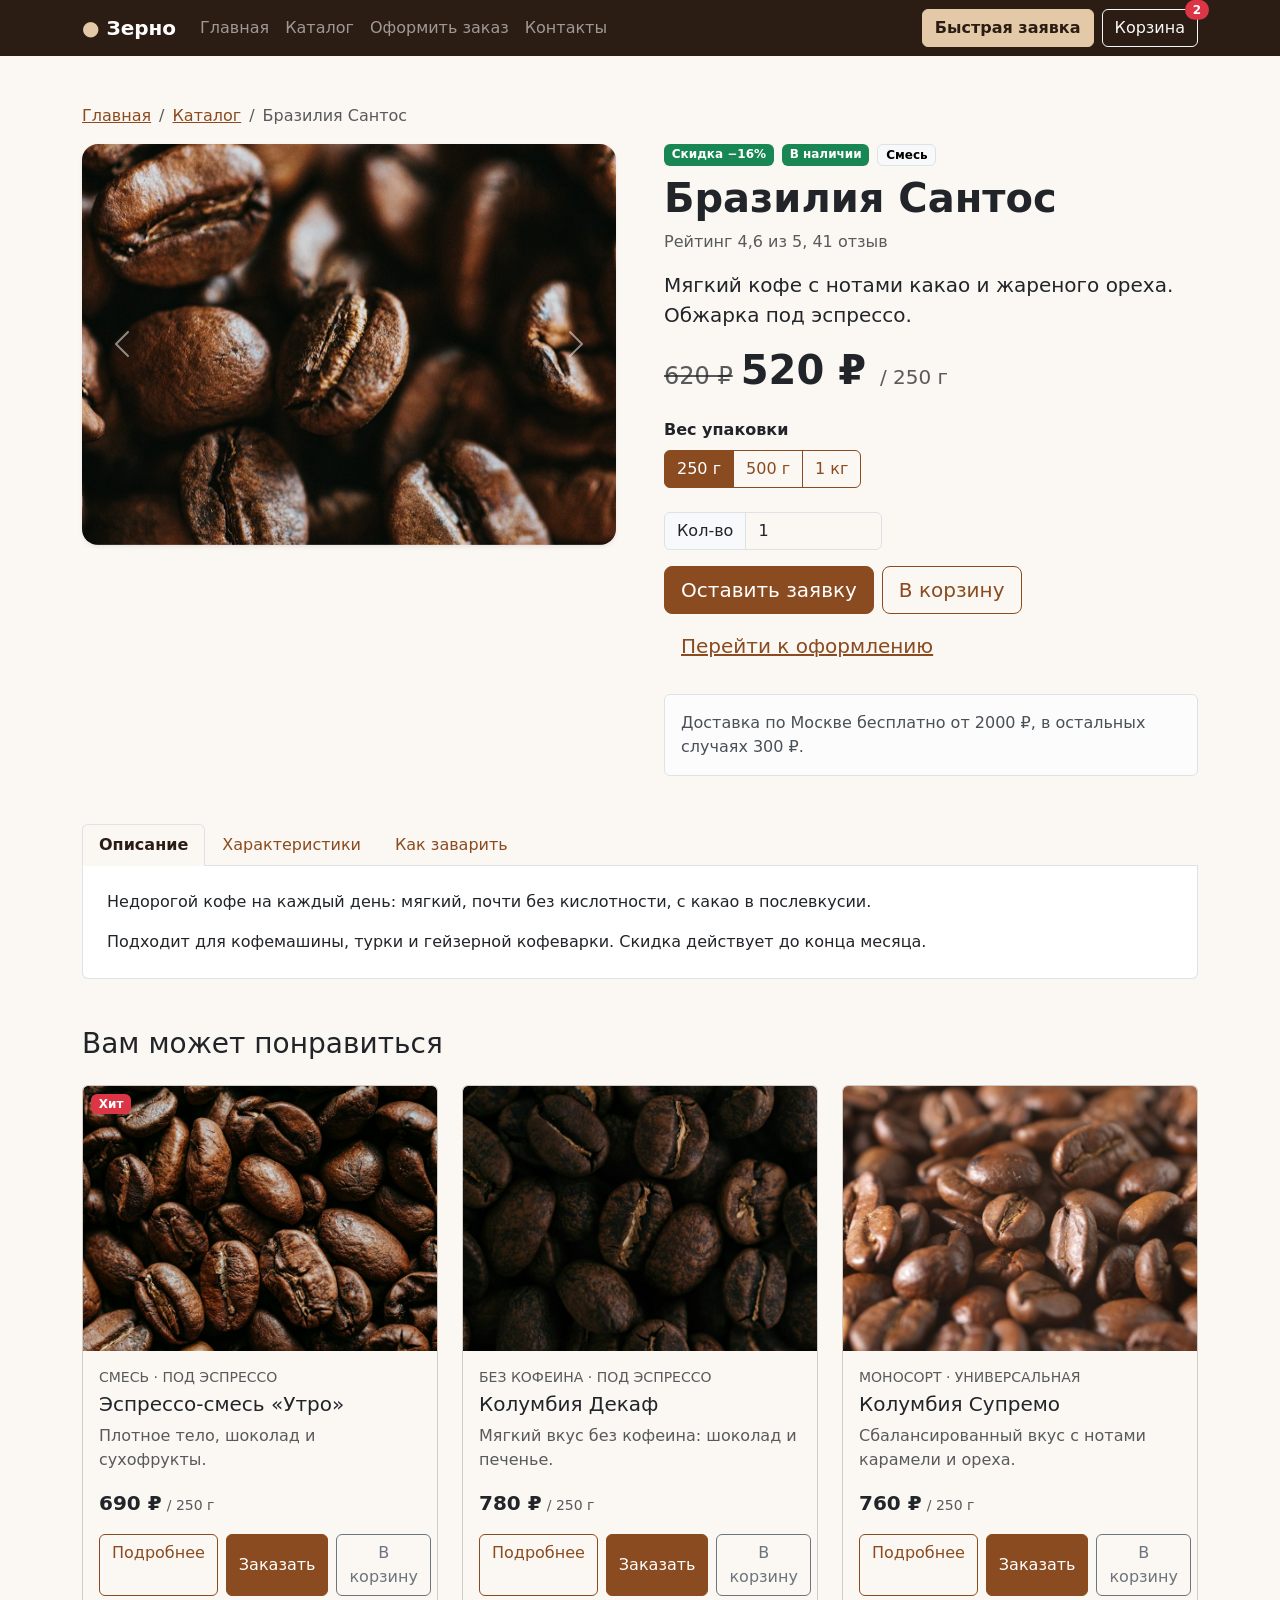
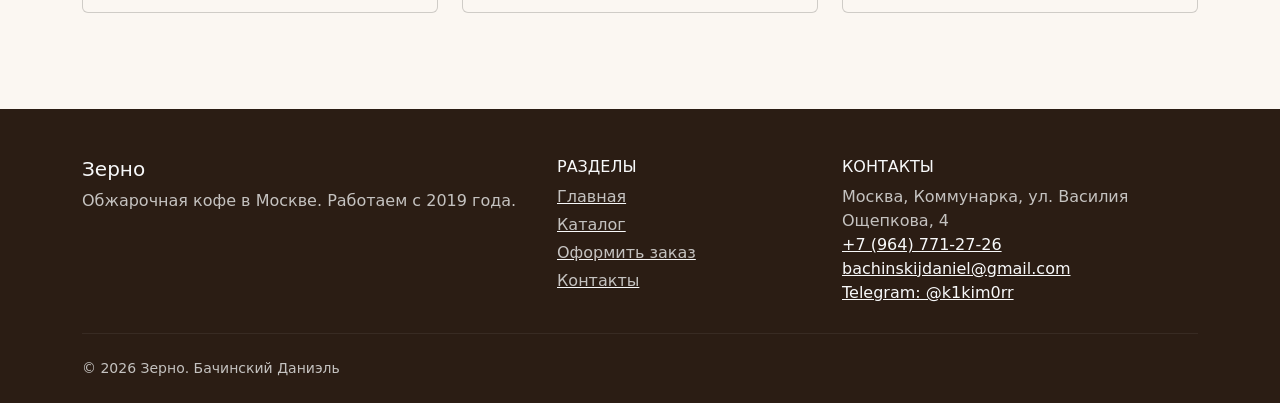
<file: product-brazil.html>
<!DOCTYPE html>
<html lang="ru">
<head>
  <meta charset="UTF-8">
  <meta name="viewport" content="width=device-width, initial-scale=1.0">
  <title>Бразилия Сантос | Зерно</title>
  <meta name="description" content="Бразилия Сантос: описание, характеристики, цена и заявка.">
  <link rel="stylesheet" href="vendor/bootstrap/css/bootstrap.min.css">
  <link rel="stylesheet" href="css/custom.css">
  <link rel="icon" href="images/favicon.svg" type="image/svg+xml">
  <link rel="icon" href="images/favicon.png" type="image/png" sizes="64x64">
  <link rel="apple-touch-icon" href="images/favicon.png">
</head>
<body>
  <nav class="navbar navbar-expand-lg navbar-dark bg-coffee sticky-top">
    <div class="container">
      <a class="navbar-brand fw-bold" href="index.html"><span class="brand-dot">●</span> Зерно</a>
      <button class="navbar-toggler" type="button" data-bs-toggle="collapse" data-bs-target="#mainNav"
        aria-controls="mainNav" aria-expanded="false" aria-label="Открыть меню">
        <span class="navbar-toggler-icon"></span>
      </button>
      <div class="collapse navbar-collapse" id="mainNav">
        <ul class="navbar-nav me-auto mb-2 mb-lg-0">
          <li class="nav-item"><a class="nav-link" href="index.html">Главная</a></li>
          <li class="nav-item"><a class="nav-link" href="catalog.html">Каталог</a></li>
          <li class="nav-item"><a class="nav-link" href="order.html">Оформить заказ</a></li>
          <li class="nav-item"><a class="nav-link" href="contacts.html">Контакты</a></li>
        </ul>
        <div class="d-flex gap-2 mt-3 mt-lg-0">
          <button class="btn btn-accent" type="button" data-bs-toggle="modal" data-bs-target="#orderModal">Быстрая заявка</button>
          <a class="btn btn-outline-light position-relative" href="order.html" aria-label="Корзина, 2 товара">
            Корзина
            <span class="position-absolute top-0 start-100 translate-middle badge rounded-pill bg-danger">2</span>
          </a>
        </div>
      </div>
    </div>
  </nav>

  <main class="container py-5">
    <nav aria-label="Хлебные крошки">
      <ol class="breadcrumb">
        <li class="breadcrumb-item"><a href="index.html">Главная</a></li>
        <li class="breadcrumb-item"><a href="catalog.html">Каталог</a></li>
        <li class="breadcrumb-item active" aria-current="page">Бразилия Сантос</li>
      </ol>
    </nav>
    <div class="row g-4 g-lg-5">
      <div class="col-12 col-lg-6">
          <div class="carousel slide rounded-4 overflow-hidden shadow-sm" id="productGallery">
            <div class="carousel-inner">
              <div class="carousel-item active">
                <img class="d-block w-100" src="images/products/brazil.jpg" alt="Зёрна кофе Бразилия Сантос" width="800" height="600">
              </div>
              <div class="carousel-item">
                <img class="d-block w-100" src="images/products/v60.jpg" alt="Заваривание кофе в воронке" width="800" height="600">
              </div>
              <div class="carousel-item">
                <img class="d-block w-100" src="images/gallery-beans.jpg" alt="Зёрна кофе крупным планом" width="960" height="720">
              </div>
            </div>
            <button class="carousel-control-prev" type="button" data-bs-target="#productGallery" data-bs-slide="prev">
              <span class="carousel-control-prev-icon" aria-hidden="true"></span>
              <span class="visually-hidden">Предыдущее фото</span>
            </button>
            <button class="carousel-control-next" type="button" data-bs-target="#productGallery" data-bs-slide="next">
              <span class="carousel-control-next-icon" aria-hidden="true"></span>
              <span class="visually-hidden">Следующее фото</span>
            </button>
          </div>
      </div>
      <div class="col-12 col-lg-6">
        <div class="d-flex flex-wrap gap-2 mb-2">
          <span class="badge text-bg-success">Скидка −16%</span>
          <span class="badge text-bg-success">В наличии</span>
          <span class="badge text-bg-light border">Смесь</span>
        </div>
        <h1 class="display-6 fw-bold">Бразилия Сантос</h1>
        <p class="text-body-secondary">Рейтинг 4,6 из 5, 41 отзыв</p>
        <p class="lead">Мягкий кофе с нотами какао и жареного ореха. Обжарка под эспрессо.</p>
        <p class="display-6 fw-bold mb-4"><s class="fs-4 fw-normal text-body-secondary me-2">620 ₽</s>520 ₽ <span class="fs-5 fw-normal text-body-secondary">/ 250 г</span></p>
          <p class="fw-semibold mb-2">Вес упаковки</p>
          <div class="btn-group mb-4 flex-wrap" role="group" aria-label="Вес упаковки">
            <input class="btn-check" id="w250" type="radio" name="weight" value="250" checked>
            <label class="btn btn-outline-primary" for="w250">250 г</label>
            <input class="btn-check" id="w500" type="radio" name="weight" value="500">
            <label class="btn btn-outline-primary" for="w500">500 г</label>
            <input class="btn-check" id="w1000" type="radio" name="weight" value="1000">
            <label class="btn btn-outline-primary" for="w1000">1 кг</label>
          </div>
          <div class="row g-2 mb-3">
            <div class="col-12 col-sm-5">
              <div class="input-group">
                <span class="input-group-text">Кол-во</span>
                <input class="form-control" id="qty" type="number" name="quantity" min="1" max="20" value="1" aria-label="Количество">
              </div>
            </div>
          </div>
          <div class="d-flex flex-wrap gap-2">
            <button class="btn btn-primary btn-lg" type="button" data-bs-toggle="modal" data-bs-target="#orderModal">Оставить заявку</button>
            <button class="btn btn-outline-primary btn-lg" type="button" data-cart-add>В корзину</button>
            <a class="btn btn-link btn-lg" href="order.html">Перейти к оформлению</a>
          </div>
        <div class="alert alert-light border mt-4 mb-0" role="note">
          Доставка по Москве бесплатно от 2000 ₽, в остальных случаях 300 ₽.
        </div>
      </div>
    </div>

    <ul class="nav nav-tabs mt-5" id="productTabs" role="tablist">
      <li class="nav-item" role="presentation">
        <button class="nav-link active" id="tab-desc" data-bs-toggle="tab" data-bs-target="#pane-desc" type="button" role="tab" aria-controls="pane-desc" aria-selected="true">Описание</button>
      </li>
      <li class="nav-item" role="presentation">
        <button class="nav-link" id="tab-specs" data-bs-toggle="tab" data-bs-target="#pane-specs" type="button" role="tab" aria-controls="pane-specs" aria-selected="false">Характеристики</button>
      </li>
      <li class="nav-item" role="presentation">
        <button class="nav-link" id="tab-brew" data-bs-toggle="tab" data-bs-target="#pane-brew" type="button" role="tab" aria-controls="pane-brew" aria-selected="false">Как заварить</button>
      </li>
    </ul>
    <div class="tab-content border border-top-0 rounded-bottom p-4 bg-body" id="productTabsContent">
      <div class="tab-pane fade show active" id="pane-desc" role="tabpanel" aria-labelledby="tab-desc" tabindex="0">
        <p>Недорогой кофе на каждый день: мягкий, почти без кислотности, с какао в послевкусии.</p>
        <p class="mb-0">Подходит для кофемашины, турки и гейзерной кофеварки. Скидка действует до конца месяца.</p>
      </div>
      <div class="tab-pane fade" id="pane-specs" role="tabpanel" aria-labelledby="tab-specs" tabindex="0">
        <div class="table-responsive">
          <table class="table table-striped table-hover align-middle mb-0">
                <caption>Характеристики кофе «Бразилия Сантос»</caption>
                <thead class="table-dark">
                  <tr><th scope="col">Параметр</th><th scope="col">Значение</th></tr>
                </thead>
                <tbody>
                  <tr><th scope="row">Страна</th><td>Бразилия</td></tr>
                  <tr><th scope="row">Регион</th><td>Минас-Жерайс, Серрадо</td></tr>
                  <tr><th scope="row">Разновидность</th><td>Мундо Ново, Катуаи</td></tr>
                  <tr><th scope="row">Высота</th><td>1 000-1 200 м</td></tr>
                  <tr><th scope="row">Обработка</th><td>Натуральная</td></tr>
                  <tr><th scope="row">Обжарка</th><td>Средне-тёмная (под эспрессо)</td></tr>
                  <tr><th scope="row">Оценка SCA</th><td>82</td></tr>
                  <tr><th scope="row">Вес</th><td>250 г / 500 г / 1 кг</td></tr>
                </tbody>
              </table>
        </div>
      </div>
      <div class="tab-pane fade" id="pane-brew" role="tabpanel" aria-labelledby="tab-brew" tabindex="0">
        <ol class="list-group list-group-numbered">
          <li class="list-group-item">18 г кофе мелкого помола.</li>
          <li class="list-group-item">На выходе 36-40 г напитка.</li>
          <li class="list-group-item">Время экстракции 25-30 секунд.</li>
        </ol>
      </div>
    </div>

    <section class="mt-5" aria-labelledby="related-title">
      <h2 class="h3 mb-4" id="related-title">Вам может понравиться</h2>
      <div class="row g-4">
        <div class="col-12 col-md-6 col-lg-4">
          <article class="card h-100 product-card">
          <span class="badge text-bg-danger position-absolute top-0 start-0 m-2">Хит</span>
          <img class="card-img-top" src="images/products/utro.jpg" alt="Эспрессо-смесь «Утро»" width="800" height="600" loading="lazy">
          <div class="card-body d-flex flex-column">
          <p class="small text-uppercase text-body-secondary mb-1">Смесь · Под эспрессо</p>
          <h3 class="card-title h5">Эспрессо-смесь «Утро»</h3>
          <p class="card-text text-body-secondary">Плотное тело, шоколад и сухофрукты.</p>
          <p class="mb-3"><span class="fs-5 fw-bold">690 ₽</span> <span class="small text-body-secondary">/ 250 г</span></p>
          <div class="d-flex gap-2 mt-auto">
          <a class="btn btn-outline-primary flex-fill" href="product-utro.html">Подробнее</a>
          <button class="btn btn-primary flex-fill" type="button" data-bs-toggle="modal" data-bs-target="#orderModal">Заказать</button>
          <button class="btn btn-outline-secondary" type="button" data-cart-add aria-label="Добавить в корзину">В корзину</button>
          </div>
          </div>
          </article>
        </div>
        <div class="col-12 col-md-6 col-lg-4">
          <article class="card h-100 product-card">
          <img class="card-img-top" src="images/products/decaf.jpg" alt="Колумбия Декаф" width="800" height="600" loading="lazy">
          <div class="card-body d-flex flex-column">
          <p class="small text-uppercase text-body-secondary mb-1">Без кофеина · Под эспрессо</p>
          <h3 class="card-title h5">Колумбия Декаф</h3>
          <p class="card-text text-body-secondary">Мягкий вкус без кофеина: шоколад и печенье.</p>
          <p class="mb-3"><span class="fs-5 fw-bold">780 ₽</span> <span class="small text-body-secondary">/ 250 г</span></p>
          <div class="d-flex gap-2 mt-auto">
          <a class="btn btn-outline-primary flex-fill" href="product-decaf.html">Подробнее</a>
          <button class="btn btn-primary flex-fill" type="button" data-bs-toggle="modal" data-bs-target="#orderModal">Заказать</button>
          <button class="btn btn-outline-secondary" type="button" data-cart-add aria-label="Добавить в корзину">В корзину</button>
          </div>
          </div>
          </article>
        </div>
        <div class="col-12 col-md-6 col-lg-4">
          <article class="card h-100 product-card">
          <img class="card-img-top" src="images/products/colombia.jpg" alt="Колумбия Супремо" width="800" height="600" loading="lazy">
          <div class="card-body d-flex flex-column">
          <p class="small text-uppercase text-body-secondary mb-1">Моносорт · Универсальная</p>
          <h3 class="card-title h5">Колумбия Супремо</h3>
          <p class="card-text text-body-secondary">Сбалансированный вкус с нотами карамели и ореха.</p>
          <p class="mb-3"><span class="fs-5 fw-bold">760 ₽</span> <span class="small text-body-secondary">/ 250 г</span></p>
          <div class="d-flex gap-2 mt-auto">
          <a class="btn btn-outline-primary flex-fill" href="product-colombia.html">Подробнее</a>
          <button class="btn btn-primary flex-fill" type="button" data-bs-toggle="modal" data-bs-target="#orderModal">Заказать</button>
          <button class="btn btn-outline-secondary" type="button" data-cart-add aria-label="Добавить в корзину">В корзину</button>
          </div>
          </div>
          </article>
        </div>
      </div>
    </section>
  </main>

  <footer class="bg-coffee text-light pt-5 pb-4 mt-5">
    <div class="container">
      <div class="row g-4">
        <div class="col-12 col-md-5">
          <h2 class="h5">Зерно</h2>
          <p class="text-light text-opacity-75 mb-0">Обжарочная кофе в Москве. Работаем с 2019 года.</p>
        </div>
        <div class="col-6 col-md-3">
          <h2 class="h6 text-uppercase">Разделы</h2>
          <ul class="list-unstyled d-grid gap-1">
            <li><a class="link-light link-opacity-75 link-opacity-100-hover" href="index.html">Главная</a></li>
            <li><a class="link-light link-opacity-75 link-opacity-100-hover" href="catalog.html">Каталог</a></li>
            <li><a class="link-light link-opacity-75 link-opacity-100-hover" href="order.html">Оформить заказ</a></li>
            <li><a class="link-light link-opacity-75 link-opacity-100-hover" href="contacts.html">Контакты</a></li>
          </ul>
        </div>
        <div class="col-6 col-md-4">
          <h2 class="h6 text-uppercase">Контакты</h2>
          <address class="mb-0 text-light text-opacity-75 text-break">
            Москва, Коммунарка, ул. Василия Ощепкова, 4<br>
            <a class="link-light" href="tel:+79647712726">+7 (964) 771-27-26</a><br>
            <a class="link-light" href="mailto:bachinskijdaniel@gmail.com">bachinskijdaniel@gmail.com</a><br>
            <a class="link-light" href="https://t.me/k1kim0rr">Telegram: @k1kim0rr</a>
          </address>
        </div>
      </div>
      <hr class="border-light border-opacity-25 my-4">
      <p class="small text-light text-opacity-75 mb-0">&copy; 2026 Зерно. Бачинский Даниэль</p>
    </div>
  </footer>

  <div class="modal fade" id="orderModal" tabindex="-1" aria-labelledby="orderModalLabel" aria-hidden="true">
    <div class="modal-dialog modal-dialog-centered">
      <div class="modal-content">
        <form class="needs-validation" action="#" method="post" novalidate>
          <div class="modal-header">
            <h2 class="modal-title fs-5" id="orderModalLabel">Быстрая заявка</h2>
            <button class="btn-close" type="button" data-bs-dismiss="modal" aria-label="Закрыть"></button>
          </div>
          <div class="modal-body">
            <p class="text-body-secondary small">Оставьте контакты, менеджер перезвонит и уточнит детали заказа.</p>
            <div class="row g-3">
              <div class="col-12">
                <label class="form-label" for="modal-name">Имя <span class="text-danger">*</span></label>
                <input class="form-control" id="modal-name" name="name" type="text" placeholder="Иван" minlength="2" autocomplete="given-name" required>
                <div class="invalid-feedback">Введите имя (минимум 2 символа).</div>
              </div>
              <div class="col-12">
                <label class="form-label" for="modal-phone">Телефон <span class="text-danger">*</span></label>
                <div class="input-group has-validation">
                  <span class="input-group-text">+7</span>
                  <input class="form-control" id="modal-phone" name="phone" type="tel" placeholder="999 123-45-67"
                    pattern="[0-9\s\-]{10,13}" autocomplete="tel-national" required>
                  <div class="invalid-feedback">Введите 10 цифр номера.</div>
                </div>
              </div>
              <div class="col-12">
                <label class="form-label" for="modal-email">E-mail <span class="text-danger">*</span></label>
                <div class="input-group has-validation">
                  <span class="input-group-text">@</span>
                  <input class="form-control" id="modal-email" name="email" type="email" placeholder="name@example.com" autocomplete="email" required>
                  <div class="invalid-feedback">Введите корректный e-mail.</div>
                </div>
              </div>
              <div class="col-12">
                <label class="form-label" for="modal-product">Товар <span class="text-danger">*</span></label>
                <select class="form-select" id="modal-product" name="product" required>
                  <option value="">Выберите товар</option>
                  <option value="ethiopia">Эфиопия Иргачеффе</option>
                  <option value="colombia">Колумбия Супремо</option>
                  <option value="kenya">Кения АА</option>
                  <option value="decaf">Колумбия Декаф</option>
                  <option value="utro">Эспрессо-смесь «Утро»</option>
                  <option value="brazil">Бразилия Сантос</option>
                  <option value="v60">Воронка V60</option>
                </select>
                <div class="invalid-feedback">Выберите товар.</div>
              </div>
              <div class="col-12">
                <label class="form-label" for="modal-comment">Комментарий</label>
                <textarea class="form-control" id="modal-comment" name="comment" rows="3" maxlength="500" placeholder="Например: позвоните перед доставкой"></textarea>
              </div>
              <div class="col-12">
                <div class="form-check">
                  <input class="form-check-input" id="modal-agree" name="agree" type="checkbox" required>
                  <label class="form-check-label" for="modal-agree">Я согласен на обработку персональных данных</label>
                  <div class="invalid-feedback">Нужно согласие на обработку данных.</div>
                </div>
              </div>
            </div>
          <div class="alert alert-success d-none mt-3 mb-0" role="alert" data-form-success>
            Заявка отправлена! Перезвоним в течение 30 минут.
          </div>
          </div>
          <div class="modal-footer">
            <button class="btn btn-outline-secondary" type="button" data-bs-dismiss="modal">Отмена</button>
            <button class="btn btn-primary" type="submit">Отправить заявку</button>
          </div>
        </form>
      </div>
    </div>
  </div>

  <div class="toast-container position-fixed bottom-0 end-0 p-3">
    <div class="toast align-items-center text-bg-dark border-0" id="cartToast" role="status" aria-live="polite" aria-atomic="true">
      <div class="d-flex">
        <div class="toast-body">Товар добавлен в корзину</div>
        <button class="btn-close btn-close-white me-2 m-auto" type="button" data-bs-dismiss="toast" aria-label="Закрыть"></button>
      </div>
    </div>
  </div>

  <script src="vendor/bootstrap/js/bootstrap.bundle.min.js"></script>
  <script src="js/main.js"></script>
</body>
</html>
</file>
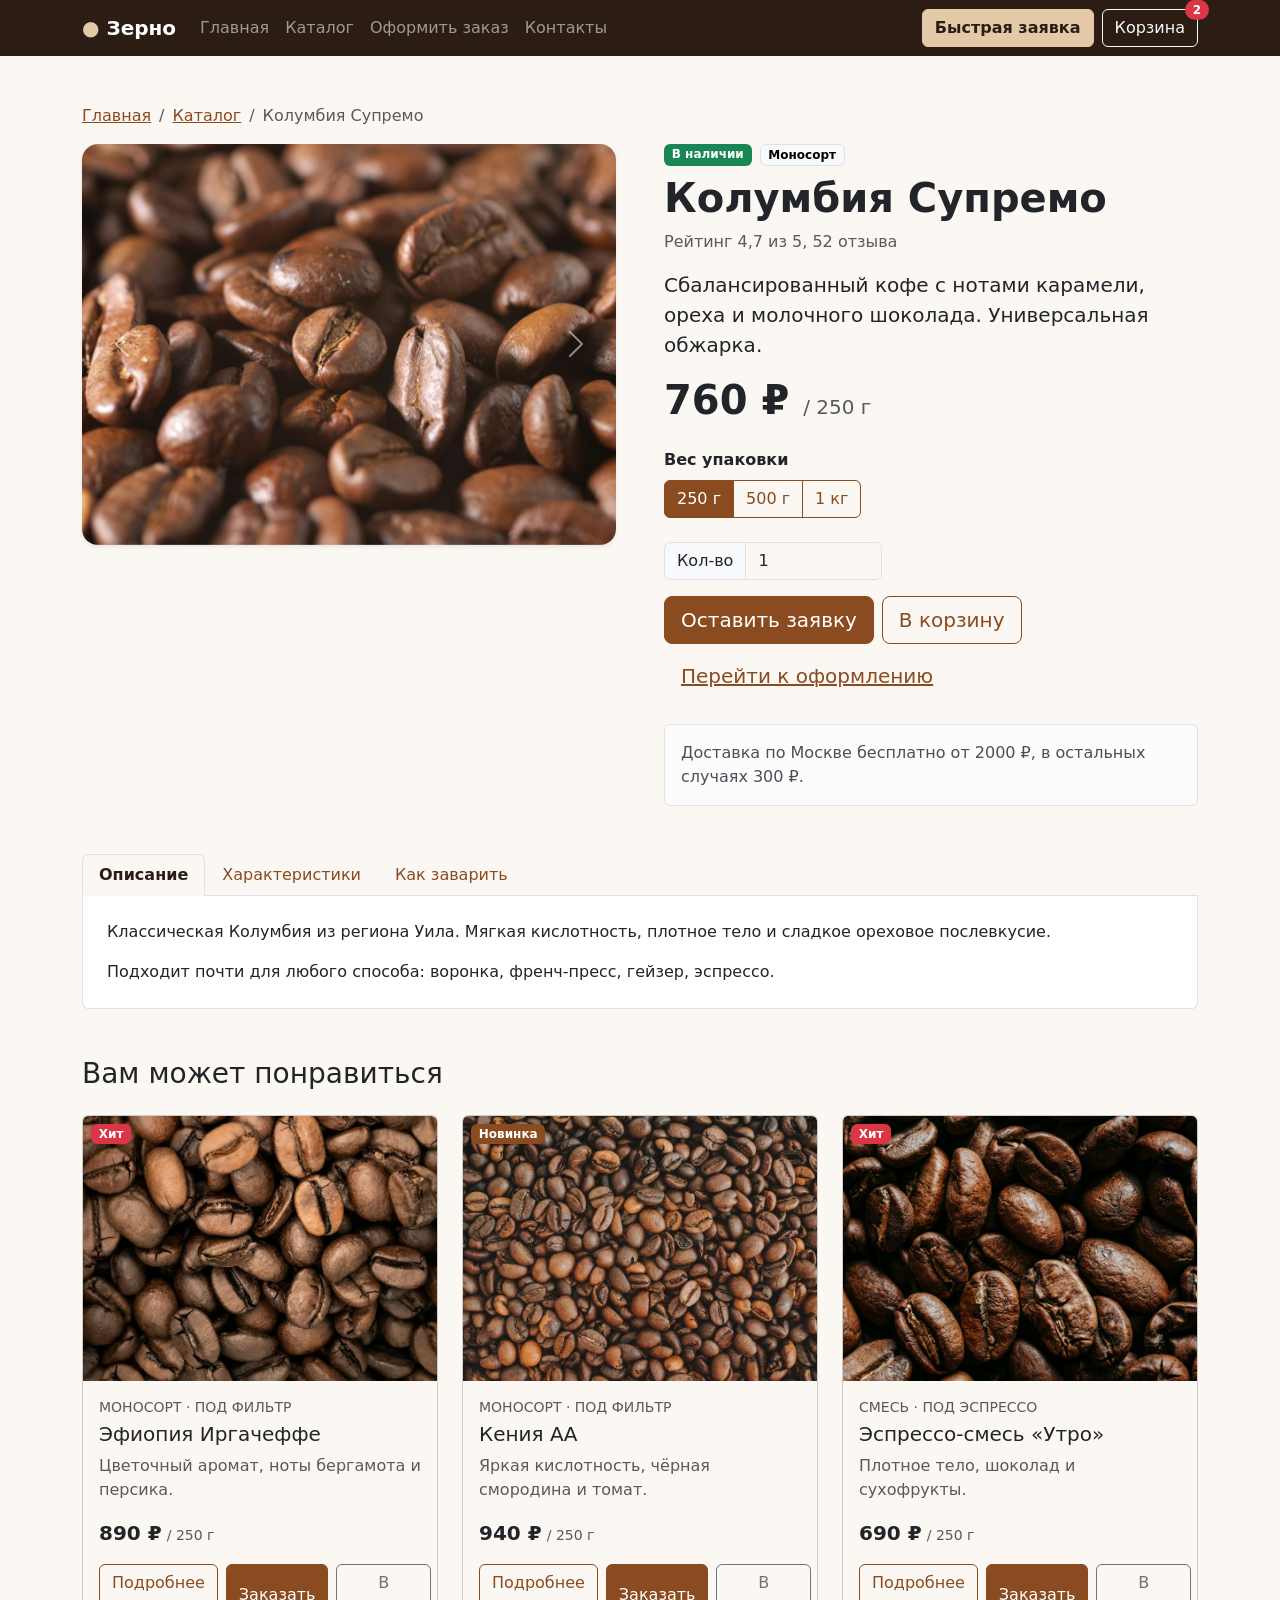
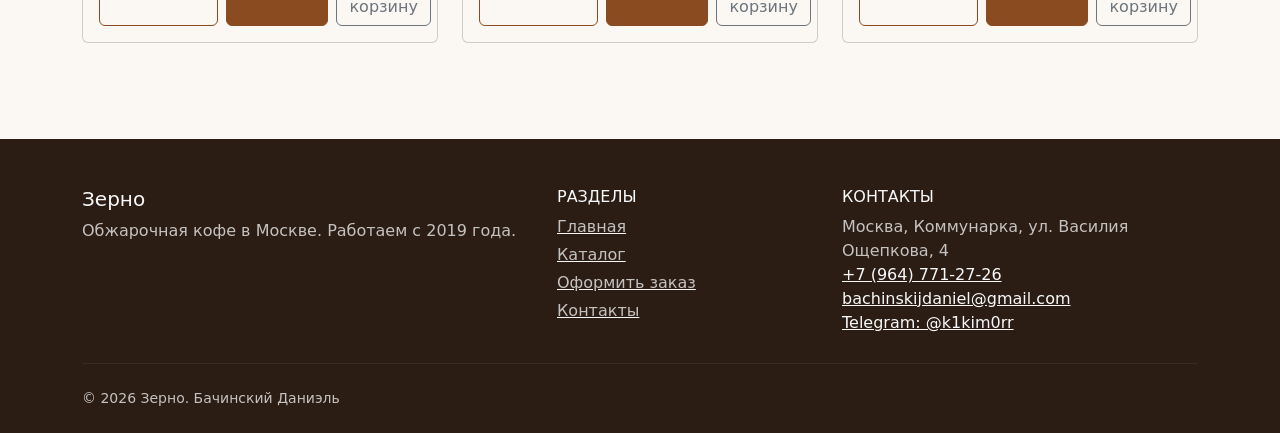
<file: product-colombia.html>
<!DOCTYPE html>
<html lang="ru">
<head>
  <meta charset="UTF-8">
  <meta name="viewport" content="width=device-width, initial-scale=1.0">
  <title>Колумбия Супремо | Зерно</title>
  <meta name="description" content="Колумбия Супремо: описание, характеристики, цена и заявка.">
  <link rel="stylesheet" href="vendor/bootstrap/css/bootstrap.min.css">
  <link rel="stylesheet" href="css/custom.css">
  <link rel="icon" href="images/favicon.svg" type="image/svg+xml">
  <link rel="icon" href="images/favicon.png" type="image/png" sizes="64x64">
  <link rel="apple-touch-icon" href="images/favicon.png">
</head>
<body>
  <nav class="navbar navbar-expand-lg navbar-dark bg-coffee sticky-top">
    <div class="container">
      <a class="navbar-brand fw-bold" href="index.html"><span class="brand-dot">●</span> Зерно</a>
      <button class="navbar-toggler" type="button" data-bs-toggle="collapse" data-bs-target="#mainNav"
        aria-controls="mainNav" aria-expanded="false" aria-label="Открыть меню">
        <span class="navbar-toggler-icon"></span>
      </button>
      <div class="collapse navbar-collapse" id="mainNav">
        <ul class="navbar-nav me-auto mb-2 mb-lg-0">
          <li class="nav-item"><a class="nav-link" href="index.html">Главная</a></li>
          <li class="nav-item"><a class="nav-link" href="catalog.html">Каталог</a></li>
          <li class="nav-item"><a class="nav-link" href="order.html">Оформить заказ</a></li>
          <li class="nav-item"><a class="nav-link" href="contacts.html">Контакты</a></li>
        </ul>
        <div class="d-flex gap-2 mt-3 mt-lg-0">
          <button class="btn btn-accent" type="button" data-bs-toggle="modal" data-bs-target="#orderModal">Быстрая заявка</button>
          <a class="btn btn-outline-light position-relative" href="order.html" aria-label="Корзина, 2 товара">
            Корзина
            <span class="position-absolute top-0 start-100 translate-middle badge rounded-pill bg-danger">2</span>
          </a>
        </div>
      </div>
    </div>
  </nav>

  <main class="container py-5">
    <nav aria-label="Хлебные крошки">
      <ol class="breadcrumb">
        <li class="breadcrumb-item"><a href="index.html">Главная</a></li>
        <li class="breadcrumb-item"><a href="catalog.html">Каталог</a></li>
        <li class="breadcrumb-item active" aria-current="page">Колумбия Супремо</li>
      </ol>
    </nav>
    <div class="row g-4 g-lg-5">
      <div class="col-12 col-lg-6">
          <div class="carousel slide rounded-4 overflow-hidden shadow-sm" id="productGallery">
            <div class="carousel-inner">
              <div class="carousel-item active">
                <img class="d-block w-100" src="images/products/colombia.jpg" alt="Зёрна кофе Колумбия Супремо" width="800" height="600">
              </div>
              <div class="carousel-item">
                <img class="d-block w-100" src="images/products/v60.jpg" alt="Заваривание кофе в воронке" width="800" height="600">
              </div>
              <div class="carousel-item">
                <img class="d-block w-100" src="images/gallery-beans.jpg" alt="Зёрна кофе крупным планом" width="960" height="720">
              </div>
            </div>
            <button class="carousel-control-prev" type="button" data-bs-target="#productGallery" data-bs-slide="prev">
              <span class="carousel-control-prev-icon" aria-hidden="true"></span>
              <span class="visually-hidden">Предыдущее фото</span>
            </button>
            <button class="carousel-control-next" type="button" data-bs-target="#productGallery" data-bs-slide="next">
              <span class="carousel-control-next-icon" aria-hidden="true"></span>
              <span class="visually-hidden">Следующее фото</span>
            </button>
          </div>
      </div>
      <div class="col-12 col-lg-6">
        <div class="d-flex flex-wrap gap-2 mb-2">
          <span class="badge text-bg-success">В наличии</span>
          <span class="badge text-bg-light border">Моносорт</span>
        </div>
        <h1 class="display-6 fw-bold">Колумбия Супремо</h1>
        <p class="text-body-secondary">Рейтинг 4,7 из 5, 52 отзыва</p>
        <p class="lead">Сбалансированный кофе с нотами карамели, ореха и молочного шоколада. Универсальная обжарка.</p>
        <p class="display-6 fw-bold mb-4">760 ₽ <span class="fs-5 fw-normal text-body-secondary">/ 250 г</span></p>
          <p class="fw-semibold mb-2">Вес упаковки</p>
          <div class="btn-group mb-4 flex-wrap" role="group" aria-label="Вес упаковки">
            <input class="btn-check" id="w250" type="radio" name="weight" value="250" checked>
            <label class="btn btn-outline-primary" for="w250">250 г</label>
            <input class="btn-check" id="w500" type="radio" name="weight" value="500">
            <label class="btn btn-outline-primary" for="w500">500 г</label>
            <input class="btn-check" id="w1000" type="radio" name="weight" value="1000">
            <label class="btn btn-outline-primary" for="w1000">1 кг</label>
          </div>
          <div class="row g-2 mb-3">
            <div class="col-12 col-sm-5">
              <div class="input-group">
                <span class="input-group-text">Кол-во</span>
                <input class="form-control" id="qty" type="number" name="quantity" min="1" max="20" value="1" aria-label="Количество">
              </div>
            </div>
          </div>
          <div class="d-flex flex-wrap gap-2">
            <button class="btn btn-primary btn-lg" type="button" data-bs-toggle="modal" data-bs-target="#orderModal">Оставить заявку</button>
            <button class="btn btn-outline-primary btn-lg" type="button" data-cart-add>В корзину</button>
            <a class="btn btn-link btn-lg" href="order.html">Перейти к оформлению</a>
          </div>
        <div class="alert alert-light border mt-4 mb-0" role="note">
          Доставка по Москве бесплатно от 2000 ₽, в остальных случаях 300 ₽.
        </div>
      </div>
    </div>

    <ul class="nav nav-tabs mt-5" id="productTabs" role="tablist">
      <li class="nav-item" role="presentation">
        <button class="nav-link active" id="tab-desc" data-bs-toggle="tab" data-bs-target="#pane-desc" type="button" role="tab" aria-controls="pane-desc" aria-selected="true">Описание</button>
      </li>
      <li class="nav-item" role="presentation">
        <button class="nav-link" id="tab-specs" data-bs-toggle="tab" data-bs-target="#pane-specs" type="button" role="tab" aria-controls="pane-specs" aria-selected="false">Характеристики</button>
      </li>
      <li class="nav-item" role="presentation">
        <button class="nav-link" id="tab-brew" data-bs-toggle="tab" data-bs-target="#pane-brew" type="button" role="tab" aria-controls="pane-brew" aria-selected="false">Как заварить</button>
      </li>
    </ul>
    <div class="tab-content border border-top-0 rounded-bottom p-4 bg-body" id="productTabsContent">
      <div class="tab-pane fade show active" id="pane-desc" role="tabpanel" aria-labelledby="tab-desc" tabindex="0">
        <p>Классическая Колумбия из региона Уила. Мягкая кислотность, плотное тело и сладкое ореховое послевкусие.</p>
        <p class="mb-0">Подходит почти для любого способа: воронка, френч-пресс, гейзер, эспрессо.</p>
      </div>
      <div class="tab-pane fade" id="pane-specs" role="tabpanel" aria-labelledby="tab-specs" tabindex="0">
        <div class="table-responsive">
          <table class="table table-striped table-hover align-middle mb-0">
                <caption>Характеристики кофе «Колумбия Супремо»</caption>
                <thead class="table-dark">
                  <tr><th scope="col">Параметр</th><th scope="col">Значение</th></tr>
                </thead>
                <tbody>
                  <tr><th scope="row">Страна</th><td>Колумбия</td></tr>
                  <tr><th scope="row">Регион</th><td>Уила</td></tr>
                  <tr><th scope="row">Разновидность</th><td>Кастильо, Катурра</td></tr>
                  <tr><th scope="row">Высота</th><td>1 500-1 800 м</td></tr>
                  <tr><th scope="row">Обработка</th><td>Мытая</td></tr>
                  <tr><th scope="row">Обжарка</th><td>Средняя (универсальная)</td></tr>
                  <tr><th scope="row">Оценка SCA</th><td>84</td></tr>
                  <tr><th scope="row">Вес</th><td>250 г / 500 г / 1 кг</td></tr>
                </tbody>
              </table>
        </div>
      </div>
      <div class="tab-pane fade" id="pane-brew" role="tabpanel" aria-labelledby="tab-brew" tabindex="0">
        <ol class="list-group list-group-numbered">
          <li class="list-group-item">Воронка: 15 г кофе на 250 мл воды, 2:30-3:00.</li>
          <li class="list-group-item">Френч-пресс: 18 г крупного помола на 300 мл, настаивать 4 минуты.</li>
          <li class="list-group-item">Эспрессо: 18 г мелкого помола, 36-40 г напитка.</li>
        </ol>
      </div>
    </div>

    <section class="mt-5" aria-labelledby="related-title">
      <h2 class="h3 mb-4" id="related-title">Вам может понравиться</h2>
      <div class="row g-4">
        <div class="col-12 col-md-6 col-lg-4">
          <article class="card h-100 product-card">
          <span class="badge text-bg-danger position-absolute top-0 start-0 m-2">Хит</span>
          <img class="card-img-top" src="images/products/ethiopia.jpg" alt="Эфиопия Иргачеффе" width="800" height="600" loading="lazy">
          <div class="card-body d-flex flex-column">
          <p class="small text-uppercase text-body-secondary mb-1">Моносорт · Под фильтр</p>
          <h3 class="card-title h5">Эфиопия Иргачеффе</h3>
          <p class="card-text text-body-secondary">Цветочный аромат, ноты бергамота и персика.</p>
          <p class="mb-3"><span class="fs-5 fw-bold">890 ₽</span> <span class="small text-body-secondary">/ 250 г</span></p>
          <div class="d-flex gap-2 mt-auto">
          <a class="btn btn-outline-primary flex-fill" href="product.html">Подробнее</a>
          <button class="btn btn-primary flex-fill" type="button" data-bs-toggle="modal" data-bs-target="#orderModal">Заказать</button>
          <button class="btn btn-outline-secondary" type="button" data-cart-add aria-label="Добавить в корзину">В корзину</button>
          </div>
          </div>
          </article>
        </div>
        <div class="col-12 col-md-6 col-lg-4">
          <article class="card h-100 product-card">
          <span class="badge text-bg-primary position-absolute top-0 start-0 m-2">Новинка</span>
          <img class="card-img-top" src="images/products/kenya.jpg" alt="Кения АА" width="800" height="600" loading="lazy">
          <div class="card-body d-flex flex-column">
          <p class="small text-uppercase text-body-secondary mb-1">Моносорт · Под фильтр</p>
          <h3 class="card-title h5">Кения АА</h3>
          <p class="card-text text-body-secondary">Яркая кислотность, чёрная смородина и томат.</p>
          <p class="mb-3"><span class="fs-5 fw-bold">940 ₽</span> <span class="small text-body-secondary">/ 250 г</span></p>
          <div class="d-flex gap-2 mt-auto">
          <a class="btn btn-outline-primary flex-fill" href="product-kenya.html">Подробнее</a>
          <button class="btn btn-primary flex-fill" type="button" data-bs-toggle="modal" data-bs-target="#orderModal">Заказать</button>
          <button class="btn btn-outline-secondary" type="button" data-cart-add aria-label="Добавить в корзину">В корзину</button>
          </div>
          </div>
          </article>
        </div>
        <div class="col-12 col-md-6 col-lg-4">
          <article class="card h-100 product-card">
          <span class="badge text-bg-danger position-absolute top-0 start-0 m-2">Хит</span>
          <img class="card-img-top" src="images/products/utro.jpg" alt="Эспрессо-смесь «Утро»" width="800" height="600" loading="lazy">
          <div class="card-body d-flex flex-column">
          <p class="small text-uppercase text-body-secondary mb-1">Смесь · Под эспрессо</p>
          <h3 class="card-title h5">Эспрессо-смесь «Утро»</h3>
          <p class="card-text text-body-secondary">Плотное тело, шоколад и сухофрукты.</p>
          <p class="mb-3"><span class="fs-5 fw-bold">690 ₽</span> <span class="small text-body-secondary">/ 250 г</span></p>
          <div class="d-flex gap-2 mt-auto">
          <a class="btn btn-outline-primary flex-fill" href="product-utro.html">Подробнее</a>
          <button class="btn btn-primary flex-fill" type="button" data-bs-toggle="modal" data-bs-target="#orderModal">Заказать</button>
          <button class="btn btn-outline-secondary" type="button" data-cart-add aria-label="Добавить в корзину">В корзину</button>
          </div>
          </div>
          </article>
        </div>
      </div>
    </section>
  </main>

  <footer class="bg-coffee text-light pt-5 pb-4 mt-5">
    <div class="container">
      <div class="row g-4">
        <div class="col-12 col-md-5">
          <h2 class="h5">Зерно</h2>
          <p class="text-light text-opacity-75 mb-0">Обжарочная кофе в Москве. Работаем с 2019 года.</p>
        </div>
        <div class="col-6 col-md-3">
          <h2 class="h6 text-uppercase">Разделы</h2>
          <ul class="list-unstyled d-grid gap-1">
            <li><a class="link-light link-opacity-75 link-opacity-100-hover" href="index.html">Главная</a></li>
            <li><a class="link-light link-opacity-75 link-opacity-100-hover" href="catalog.html">Каталог</a></li>
            <li><a class="link-light link-opacity-75 link-opacity-100-hover" href="order.html">Оформить заказ</a></li>
            <li><a class="link-light link-opacity-75 link-opacity-100-hover" href="contacts.html">Контакты</a></li>
          </ul>
        </div>
        <div class="col-6 col-md-4">
          <h2 class="h6 text-uppercase">Контакты</h2>
          <address class="mb-0 text-light text-opacity-75 text-break">
            Москва, Коммунарка, ул. Василия Ощепкова, 4<br>
            <a class="link-light" href="tel:+79647712726">+7 (964) 771-27-26</a><br>
            <a class="link-light" href="mailto:bachinskijdaniel@gmail.com">bachinskijdaniel@gmail.com</a><br>
            <a class="link-light" href="https://t.me/k1kim0rr">Telegram: @k1kim0rr</a>
          </address>
        </div>
      </div>
      <hr class="border-light border-opacity-25 my-4">
      <p class="small text-light text-opacity-75 mb-0">&copy; 2026 Зерно. Бачинский Даниэль</p>
    </div>
  </footer>

  <div class="modal fade" id="orderModal" tabindex="-1" aria-labelledby="orderModalLabel" aria-hidden="true">
    <div class="modal-dialog modal-dialog-centered">
      <div class="modal-content">
        <form class="needs-validation" action="#" method="post" novalidate>
          <div class="modal-header">
            <h2 class="modal-title fs-5" id="orderModalLabel">Быстрая заявка</h2>
            <button class="btn-close" type="button" data-bs-dismiss="modal" aria-label="Закрыть"></button>
          </div>
          <div class="modal-body">
            <p class="text-body-secondary small">Оставьте контакты, менеджер перезвонит и уточнит детали заказа.</p>
            <div class="row g-3">
              <div class="col-12">
                <label class="form-label" for="modal-name">Имя <span class="text-danger">*</span></label>
                <input class="form-control" id="modal-name" name="name" type="text" placeholder="Иван" minlength="2" autocomplete="given-name" required>
                <div class="invalid-feedback">Введите имя (минимум 2 символа).</div>
              </div>
              <div class="col-12">
                <label class="form-label" for="modal-phone">Телефон <span class="text-danger">*</span></label>
                <div class="input-group has-validation">
                  <span class="input-group-text">+7</span>
                  <input class="form-control" id="modal-phone" name="phone" type="tel" placeholder="999 123-45-67"
                    pattern="[0-9\s\-]{10,13}" autocomplete="tel-national" required>
                  <div class="invalid-feedback">Введите 10 цифр номера.</div>
                </div>
              </div>
              <div class="col-12">
                <label class="form-label" for="modal-email">E-mail <span class="text-danger">*</span></label>
                <div class="input-group has-validation">
                  <span class="input-group-text">@</span>
                  <input class="form-control" id="modal-email" name="email" type="email" placeholder="name@example.com" autocomplete="email" required>
                  <div class="invalid-feedback">Введите корректный e-mail.</div>
                </div>
              </div>
              <div class="col-12">
                <label class="form-label" for="modal-product">Товар <span class="text-danger">*</span></label>
                <select class="form-select" id="modal-product" name="product" required>
                  <option value="">Выберите товар</option>
                  <option value="ethiopia">Эфиопия Иргачеффе</option>
                  <option value="colombia">Колумбия Супремо</option>
                  <option value="kenya">Кения АА</option>
                  <option value="decaf">Колумбия Декаф</option>
                  <option value="utro">Эспрессо-смесь «Утро»</option>
                  <option value="brazil">Бразилия Сантос</option>
                  <option value="v60">Воронка V60</option>
                </select>
                <div class="invalid-feedback">Выберите товар.</div>
              </div>
              <div class="col-12">
                <label class="form-label" for="modal-comment">Комментарий</label>
                <textarea class="form-control" id="modal-comment" name="comment" rows="3" maxlength="500" placeholder="Например: позвоните перед доставкой"></textarea>
              </div>
              <div class="col-12">
                <div class="form-check">
                  <input class="form-check-input" id="modal-agree" name="agree" type="checkbox" required>
                  <label class="form-check-label" for="modal-agree">Я согласен на обработку персональных данных</label>
                  <div class="invalid-feedback">Нужно согласие на обработку данных.</div>
                </div>
              </div>
            </div>
          <div class="alert alert-success d-none mt-3 mb-0" role="alert" data-form-success>
            Заявка отправлена! Перезвоним в течение 30 минут.
          </div>
          </div>
          <div class="modal-footer">
            <button class="btn btn-outline-secondary" type="button" data-bs-dismiss="modal">Отмена</button>
            <button class="btn btn-primary" type="submit">Отправить заявку</button>
          </div>
        </form>
      </div>
    </div>
  </div>

  <div class="toast-container position-fixed bottom-0 end-0 p-3">
    <div class="toast align-items-center text-bg-dark border-0" id="cartToast" role="status" aria-live="polite" aria-atomic="true">
      <div class="d-flex">
        <div class="toast-body">Товар добавлен в корзину</div>
        <button class="btn-close btn-close-white me-2 m-auto" type="button" data-bs-dismiss="toast" aria-label="Закрыть"></button>
      </div>
    </div>
  </div>

  <script src="vendor/bootstrap/js/bootstrap.bundle.min.js"></script>
  <script src="js/main.js"></script>
</body>
</html>
</file>
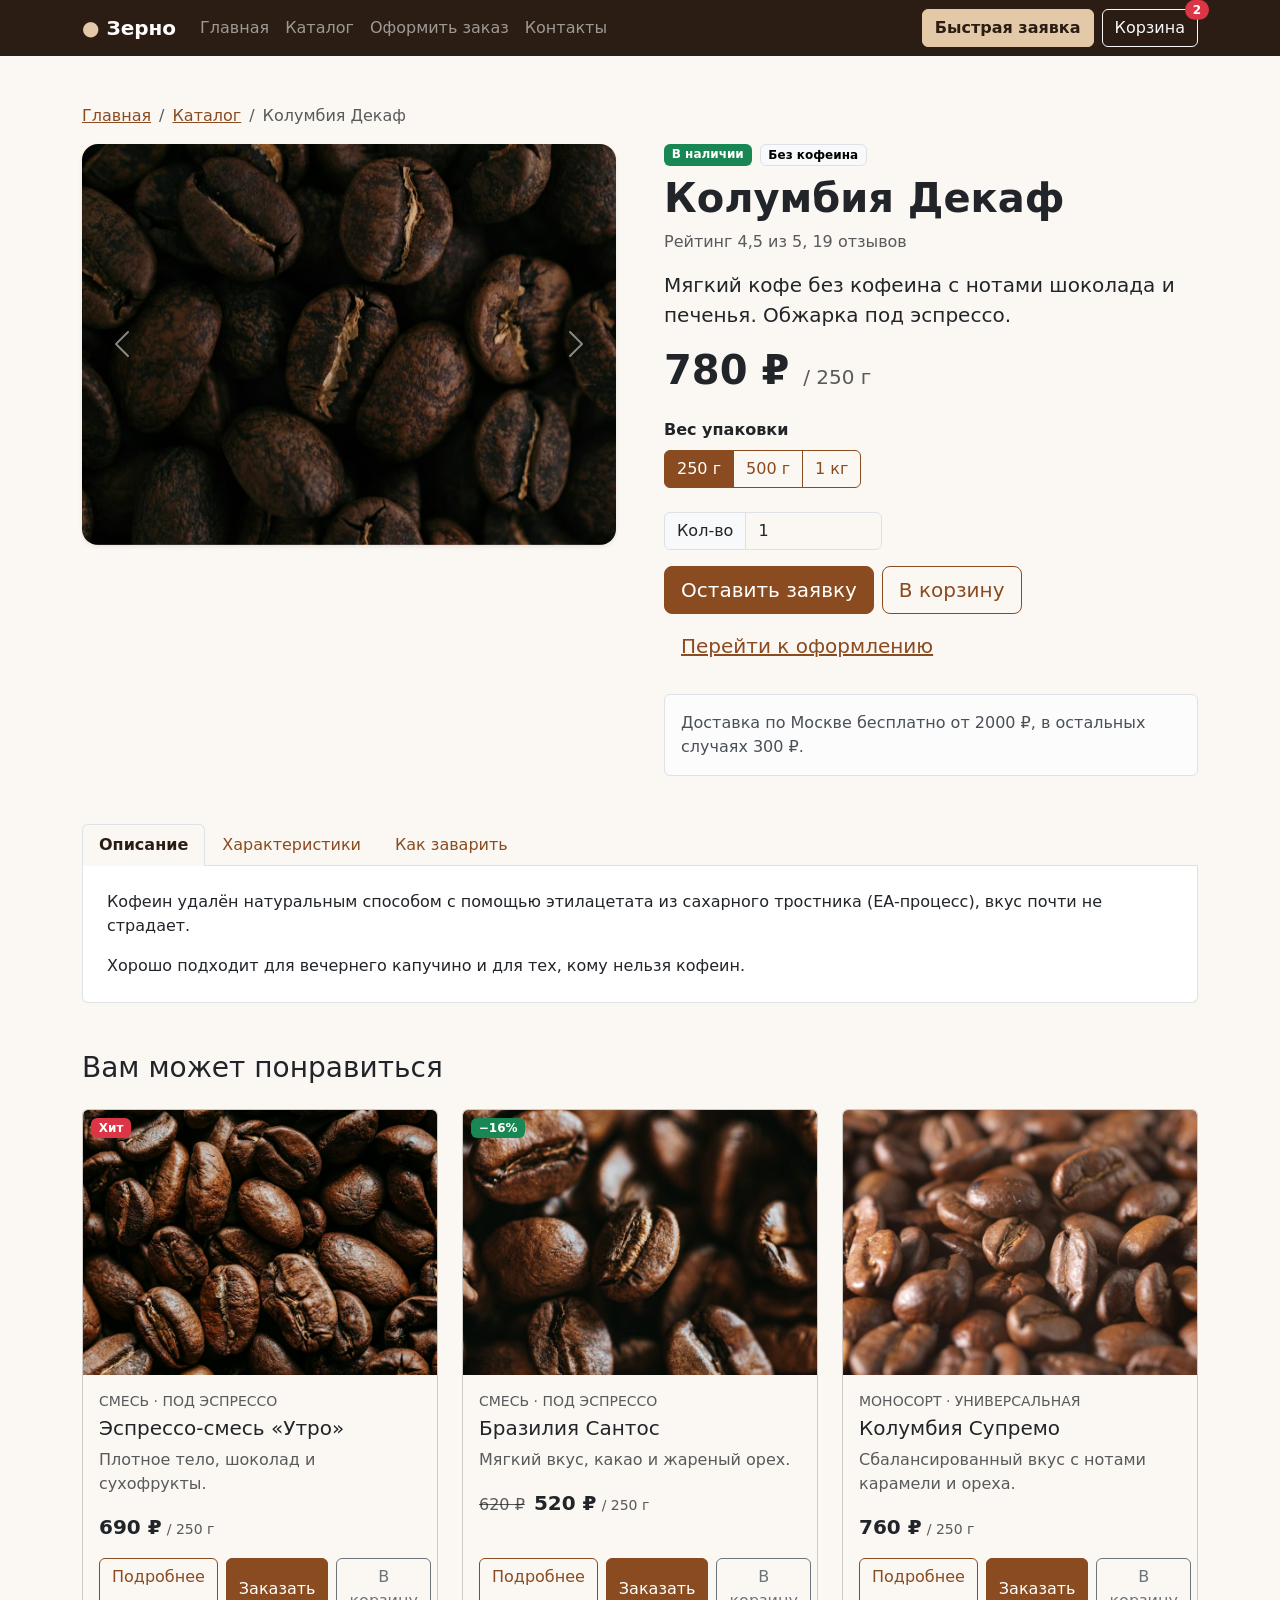
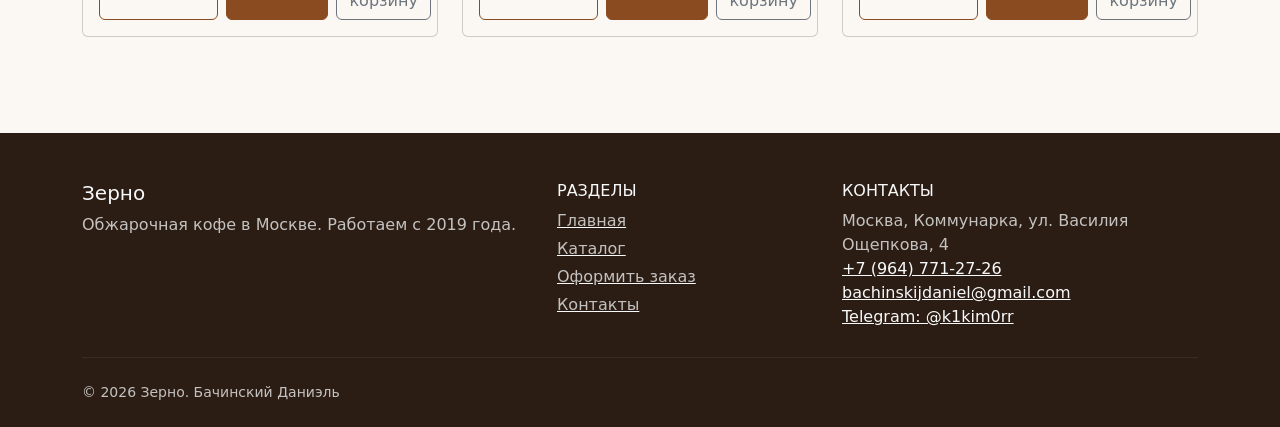
<file: product-decaf.html>
<!DOCTYPE html>
<html lang="ru">
<head>
  <meta charset="UTF-8">
  <meta name="viewport" content="width=device-width, initial-scale=1.0">
  <title>Колумбия Декаф | Зерно</title>
  <meta name="description" content="Колумбия Декаф: описание, характеристики, цена и заявка.">
  <link rel="stylesheet" href="vendor/bootstrap/css/bootstrap.min.css">
  <link rel="stylesheet" href="css/custom.css">
  <link rel="icon" href="images/favicon.svg" type="image/svg+xml">
  <link rel="icon" href="images/favicon.png" type="image/png" sizes="64x64">
  <link rel="apple-touch-icon" href="images/favicon.png">
</head>
<body>
  <nav class="navbar navbar-expand-lg navbar-dark bg-coffee sticky-top">
    <div class="container">
      <a class="navbar-brand fw-bold" href="index.html"><span class="brand-dot">●</span> Зерно</a>
      <button class="navbar-toggler" type="button" data-bs-toggle="collapse" data-bs-target="#mainNav"
        aria-controls="mainNav" aria-expanded="false" aria-label="Открыть меню">
        <span class="navbar-toggler-icon"></span>
      </button>
      <div class="collapse navbar-collapse" id="mainNav">
        <ul class="navbar-nav me-auto mb-2 mb-lg-0">
          <li class="nav-item"><a class="nav-link" href="index.html">Главная</a></li>
          <li class="nav-item"><a class="nav-link" href="catalog.html">Каталог</a></li>
          <li class="nav-item"><a class="nav-link" href="order.html">Оформить заказ</a></li>
          <li class="nav-item"><a class="nav-link" href="contacts.html">Контакты</a></li>
        </ul>
        <div class="d-flex gap-2 mt-3 mt-lg-0">
          <button class="btn btn-accent" type="button" data-bs-toggle="modal" data-bs-target="#orderModal">Быстрая заявка</button>
          <a class="btn btn-outline-light position-relative" href="order.html" aria-label="Корзина, 2 товара">
            Корзина
            <span class="position-absolute top-0 start-100 translate-middle badge rounded-pill bg-danger">2</span>
          </a>
        </div>
      </div>
    </div>
  </nav>

  <main class="container py-5">
    <nav aria-label="Хлебные крошки">
      <ol class="breadcrumb">
        <li class="breadcrumb-item"><a href="index.html">Главная</a></li>
        <li class="breadcrumb-item"><a href="catalog.html">Каталог</a></li>
        <li class="breadcrumb-item active" aria-current="page">Колумбия Декаф</li>
      </ol>
    </nav>
    <div class="row g-4 g-lg-5">
      <div class="col-12 col-lg-6">
          <div class="carousel slide rounded-4 overflow-hidden shadow-sm" id="productGallery">
            <div class="carousel-inner">
              <div class="carousel-item active">
                <img class="d-block w-100" src="images/products/decaf.jpg" alt="Зёрна кофе Колумбия Декаф" width="800" height="600">
              </div>
              <div class="carousel-item">
                <img class="d-block w-100" src="images/products/v60.jpg" alt="Заваривание кофе в воронке" width="800" height="600">
              </div>
              <div class="carousel-item">
                <img class="d-block w-100" src="images/gallery-beans.jpg" alt="Зёрна кофе крупным планом" width="960" height="720">
              </div>
            </div>
            <button class="carousel-control-prev" type="button" data-bs-target="#productGallery" data-bs-slide="prev">
              <span class="carousel-control-prev-icon" aria-hidden="true"></span>
              <span class="visually-hidden">Предыдущее фото</span>
            </button>
            <button class="carousel-control-next" type="button" data-bs-target="#productGallery" data-bs-slide="next">
              <span class="carousel-control-next-icon" aria-hidden="true"></span>
              <span class="visually-hidden">Следующее фото</span>
            </button>
          </div>
      </div>
      <div class="col-12 col-lg-6">
        <div class="d-flex flex-wrap gap-2 mb-2">
          <span class="badge text-bg-success">В наличии</span>
          <span class="badge text-bg-light border">Без кофеина</span>
        </div>
        <h1 class="display-6 fw-bold">Колумбия Декаф</h1>
        <p class="text-body-secondary">Рейтинг 4,5 из 5, 19 отзывов</p>
        <p class="lead">Мягкий кофе без кофеина с нотами шоколада и печенья. Обжарка под эспрессо.</p>
        <p class="display-6 fw-bold mb-4">780 ₽ <span class="fs-5 fw-normal text-body-secondary">/ 250 г</span></p>
          <p class="fw-semibold mb-2">Вес упаковки</p>
          <div class="btn-group mb-4 flex-wrap" role="group" aria-label="Вес упаковки">
            <input class="btn-check" id="w250" type="radio" name="weight" value="250" checked>
            <label class="btn btn-outline-primary" for="w250">250 г</label>
            <input class="btn-check" id="w500" type="radio" name="weight" value="500">
            <label class="btn btn-outline-primary" for="w500">500 г</label>
            <input class="btn-check" id="w1000" type="radio" name="weight" value="1000">
            <label class="btn btn-outline-primary" for="w1000">1 кг</label>
          </div>
          <div class="row g-2 mb-3">
            <div class="col-12 col-sm-5">
              <div class="input-group">
                <span class="input-group-text">Кол-во</span>
                <input class="form-control" id="qty" type="number" name="quantity" min="1" max="20" value="1" aria-label="Количество">
              </div>
            </div>
          </div>
          <div class="d-flex flex-wrap gap-2">
            <button class="btn btn-primary btn-lg" type="button" data-bs-toggle="modal" data-bs-target="#orderModal">Оставить заявку</button>
            <button class="btn btn-outline-primary btn-lg" type="button" data-cart-add>В корзину</button>
            <a class="btn btn-link btn-lg" href="order.html">Перейти к оформлению</a>
          </div>
        <div class="alert alert-light border mt-4 mb-0" role="note">
          Доставка по Москве бесплатно от 2000 ₽, в остальных случаях 300 ₽.
        </div>
      </div>
    </div>

    <ul class="nav nav-tabs mt-5" id="productTabs" role="tablist">
      <li class="nav-item" role="presentation">
        <button class="nav-link active" id="tab-desc" data-bs-toggle="tab" data-bs-target="#pane-desc" type="button" role="tab" aria-controls="pane-desc" aria-selected="true">Описание</button>
      </li>
      <li class="nav-item" role="presentation">
        <button class="nav-link" id="tab-specs" data-bs-toggle="tab" data-bs-target="#pane-specs" type="button" role="tab" aria-controls="pane-specs" aria-selected="false">Характеристики</button>
      </li>
      <li class="nav-item" role="presentation">
        <button class="nav-link" id="tab-brew" data-bs-toggle="tab" data-bs-target="#pane-brew" type="button" role="tab" aria-controls="pane-brew" aria-selected="false">Как заварить</button>
      </li>
    </ul>
    <div class="tab-content border border-top-0 rounded-bottom p-4 bg-body" id="productTabsContent">
      <div class="tab-pane fade show active" id="pane-desc" role="tabpanel" aria-labelledby="tab-desc" tabindex="0">
        <p>Кофеин удалён натуральным способом с помощью этилацетата из сахарного тростника (EA-процесс), вкус почти не страдает.</p>
        <p class="mb-0">Хорошо подходит для вечернего капучино и для тех, кому нельзя кофеин.</p>
      </div>
      <div class="tab-pane fade" id="pane-specs" role="tabpanel" aria-labelledby="tab-specs" tabindex="0">
        <div class="table-responsive">
          <table class="table table-striped table-hover align-middle mb-0">
                <caption>Характеристики кофе «Колумбия Декаф»</caption>
                <thead class="table-dark">
                  <tr><th scope="col">Параметр</th><th scope="col">Значение</th></tr>
                </thead>
                <tbody>
                  <tr><th scope="row">Страна</th><td>Колумбия</td></tr>
                  <tr><th scope="row">Регион</th><td>Кальдас</td></tr>
                  <tr><th scope="row">Разновидность</th><td>Кастильо</td></tr>
                  <tr><th scope="row">Декофеинизация</th><td>EA-процесс (сахарный тростник)</td></tr>
                  <tr><th scope="row">Обработка</th><td>Мытая</td></tr>
                  <tr><th scope="row">Обжарка</th><td>Средне-тёмная (под эспрессо)</td></tr>
                  <tr><th scope="row">Оценка SCA</th><td>83</td></tr>
                  <tr><th scope="row">Вес</th><td>250 г / 500 г / 1 кг</td></tr>
                </tbody>
              </table>
        </div>
      </div>
      <div class="tab-pane fade" id="pane-brew" role="tabpanel" aria-labelledby="tab-brew" tabindex="0">
        <ol class="list-group list-group-numbered">
          <li class="list-group-item">18 г кофе мелкого помола.</li>
          <li class="list-group-item">На выходе 36-40 г напитка.</li>
          <li class="list-group-item">Время экстракции 25-30 секунд.</li>
        </ol>
      </div>
    </div>

    <section class="mt-5" aria-labelledby="related-title">
      <h2 class="h3 mb-4" id="related-title">Вам может понравиться</h2>
      <div class="row g-4">
        <div class="col-12 col-md-6 col-lg-4">
          <article class="card h-100 product-card">
          <span class="badge text-bg-danger position-absolute top-0 start-0 m-2">Хит</span>
          <img class="card-img-top" src="images/products/utro.jpg" alt="Эспрессо-смесь «Утро»" width="800" height="600" loading="lazy">
          <div class="card-body d-flex flex-column">
          <p class="small text-uppercase text-body-secondary mb-1">Смесь · Под эспрессо</p>
          <h3 class="card-title h5">Эспрессо-смесь «Утро»</h3>
          <p class="card-text text-body-secondary">Плотное тело, шоколад и сухофрукты.</p>
          <p class="mb-3"><span class="fs-5 fw-bold">690 ₽</span> <span class="small text-body-secondary">/ 250 г</span></p>
          <div class="d-flex gap-2 mt-auto">
          <a class="btn btn-outline-primary flex-fill" href="product-utro.html">Подробнее</a>
          <button class="btn btn-primary flex-fill" type="button" data-bs-toggle="modal" data-bs-target="#orderModal">Заказать</button>
          <button class="btn btn-outline-secondary" type="button" data-cart-add aria-label="Добавить в корзину">В корзину</button>
          </div>
          </div>
          </article>
        </div>
        <div class="col-12 col-md-6 col-lg-4">
          <article class="card h-100 product-card">
          <span class="badge text-bg-success position-absolute top-0 start-0 m-2">−16%</span>
          <img class="card-img-top" src="images/products/brazil.jpg" alt="Бразилия Сантос" width="800" height="600" loading="lazy">
          <div class="card-body d-flex flex-column">
          <p class="small text-uppercase text-body-secondary mb-1">Смесь · Под эспрессо</p>
          <h3 class="card-title h5">Бразилия Сантос</h3>
          <p class="card-text text-body-secondary">Мягкий вкус, какао и жареный орех.</p>
          <p class="mb-3"><s class="text-body-secondary me-1">620 ₽</s> <span class="fs-5 fw-bold">520 ₽</span> <span class="small text-body-secondary">/ 250 г</span></p>
          <div class="d-flex gap-2 mt-auto">
          <a class="btn btn-outline-primary flex-fill" href="product-brazil.html">Подробнее</a>
          <button class="btn btn-primary flex-fill" type="button" data-bs-toggle="modal" data-bs-target="#orderModal">Заказать</button>
          <button class="btn btn-outline-secondary" type="button" data-cart-add aria-label="Добавить в корзину">В корзину</button>
          </div>
          </div>
          </article>
        </div>
        <div class="col-12 col-md-6 col-lg-4">
          <article class="card h-100 product-card">
          <img class="card-img-top" src="images/products/colombia.jpg" alt="Колумбия Супремо" width="800" height="600" loading="lazy">
          <div class="card-body d-flex flex-column">
          <p class="small text-uppercase text-body-secondary mb-1">Моносорт · Универсальная</p>
          <h3 class="card-title h5">Колумбия Супремо</h3>
          <p class="card-text text-body-secondary">Сбалансированный вкус с нотами карамели и ореха.</p>
          <p class="mb-3"><span class="fs-5 fw-bold">760 ₽</span> <span class="small text-body-secondary">/ 250 г</span></p>
          <div class="d-flex gap-2 mt-auto">
          <a class="btn btn-outline-primary flex-fill" href="product-colombia.html">Подробнее</a>
          <button class="btn btn-primary flex-fill" type="button" data-bs-toggle="modal" data-bs-target="#orderModal">Заказать</button>
          <button class="btn btn-outline-secondary" type="button" data-cart-add aria-label="Добавить в корзину">В корзину</button>
          </div>
          </div>
          </article>
        </div>
      </div>
    </section>
  </main>

  <footer class="bg-coffee text-light pt-5 pb-4 mt-5">
    <div class="container">
      <div class="row g-4">
        <div class="col-12 col-md-5">
          <h2 class="h5">Зерно</h2>
          <p class="text-light text-opacity-75 mb-0">Обжарочная кофе в Москве. Работаем с 2019 года.</p>
        </div>
        <div class="col-6 col-md-3">
          <h2 class="h6 text-uppercase">Разделы</h2>
          <ul class="list-unstyled d-grid gap-1">
            <li><a class="link-light link-opacity-75 link-opacity-100-hover" href="index.html">Главная</a></li>
            <li><a class="link-light link-opacity-75 link-opacity-100-hover" href="catalog.html">Каталог</a></li>
            <li><a class="link-light link-opacity-75 link-opacity-100-hover" href="order.html">Оформить заказ</a></li>
            <li><a class="link-light link-opacity-75 link-opacity-100-hover" href="contacts.html">Контакты</a></li>
          </ul>
        </div>
        <div class="col-6 col-md-4">
          <h2 class="h6 text-uppercase">Контакты</h2>
          <address class="mb-0 text-light text-opacity-75 text-break">
            Москва, Коммунарка, ул. Василия Ощепкова, 4<br>
            <a class="link-light" href="tel:+79647712726">+7 (964) 771-27-26</a><br>
            <a class="link-light" href="mailto:bachinskijdaniel@gmail.com">bachinskijdaniel@gmail.com</a><br>
            <a class="link-light" href="https://t.me/k1kim0rr">Telegram: @k1kim0rr</a>
          </address>
        </div>
      </div>
      <hr class="border-light border-opacity-25 my-4">
      <p class="small text-light text-opacity-75 mb-0">&copy; 2026 Зерно. Бачинский Даниэль</p>
    </div>
  </footer>

  <div class="modal fade" id="orderModal" tabindex="-1" aria-labelledby="orderModalLabel" aria-hidden="true">
    <div class="modal-dialog modal-dialog-centered">
      <div class="modal-content">
        <form class="needs-validation" action="#" method="post" novalidate>
          <div class="modal-header">
            <h2 class="modal-title fs-5" id="orderModalLabel">Быстрая заявка</h2>
            <button class="btn-close" type="button" data-bs-dismiss="modal" aria-label="Закрыть"></button>
          </div>
          <div class="modal-body">
            <p class="text-body-secondary small">Оставьте контакты, менеджер перезвонит и уточнит детали заказа.</p>
            <div class="row g-3">
              <div class="col-12">
                <label class="form-label" for="modal-name">Имя <span class="text-danger">*</span></label>
                <input class="form-control" id="modal-name" name="name" type="text" placeholder="Иван" minlength="2" autocomplete="given-name" required>
                <div class="invalid-feedback">Введите имя (минимум 2 символа).</div>
              </div>
              <div class="col-12">
                <label class="form-label" for="modal-phone">Телефон <span class="text-danger">*</span></label>
                <div class="input-group has-validation">
                  <span class="input-group-text">+7</span>
                  <input class="form-control" id="modal-phone" name="phone" type="tel" placeholder="999 123-45-67"
                    pattern="[0-9\s\-]{10,13}" autocomplete="tel-national" required>
                  <div class="invalid-feedback">Введите 10 цифр номера.</div>
                </div>
              </div>
              <div class="col-12">
                <label class="form-label" for="modal-email">E-mail <span class="text-danger">*</span></label>
                <div class="input-group has-validation">
                  <span class="input-group-text">@</span>
                  <input class="form-control" id="modal-email" name="email" type="email" placeholder="name@example.com" autocomplete="email" required>
                  <div class="invalid-feedback">Введите корректный e-mail.</div>
                </div>
              </div>
              <div class="col-12">
                <label class="form-label" for="modal-product">Товар <span class="text-danger">*</span></label>
                <select class="form-select" id="modal-product" name="product" required>
                  <option value="">Выберите товар</option>
                  <option value="ethiopia">Эфиопия Иргачеффе</option>
                  <option value="colombia">Колумбия Супремо</option>
                  <option value="kenya">Кения АА</option>
                  <option value="decaf">Колумбия Декаф</option>
                  <option value="utro">Эспрессо-смесь «Утро»</option>
                  <option value="brazil">Бразилия Сантос</option>
                  <option value="v60">Воронка V60</option>
                </select>
                <div class="invalid-feedback">Выберите товар.</div>
              </div>
              <div class="col-12">
                <label class="form-label" for="modal-comment">Комментарий</label>
                <textarea class="form-control" id="modal-comment" name="comment" rows="3" maxlength="500" placeholder="Например: позвоните перед доставкой"></textarea>
              </div>
              <div class="col-12">
                <div class="form-check">
                  <input class="form-check-input" id="modal-agree" name="agree" type="checkbox" required>
                  <label class="form-check-label" for="modal-agree">Я согласен на обработку персональных данных</label>
                  <div class="invalid-feedback">Нужно согласие на обработку данных.</div>
                </div>
              </div>
            </div>
          <div class="alert alert-success d-none mt-3 mb-0" role="alert" data-form-success>
            Заявка отправлена! Перезвоним в течение 30 минут.
          </div>
          </div>
          <div class="modal-footer">
            <button class="btn btn-outline-secondary" type="button" data-bs-dismiss="modal">Отмена</button>
            <button class="btn btn-primary" type="submit">Отправить заявку</button>
          </div>
        </form>
      </div>
    </div>
  </div>

  <div class="toast-container position-fixed bottom-0 end-0 p-3">
    <div class="toast align-items-center text-bg-dark border-0" id="cartToast" role="status" aria-live="polite" aria-atomic="true">
      <div class="d-flex">
        <div class="toast-body">Товар добавлен в корзину</div>
        <button class="btn-close btn-close-white me-2 m-auto" type="button" data-bs-dismiss="toast" aria-label="Закрыть"></button>
      </div>
    </div>
  </div>

  <script src="vendor/bootstrap/js/bootstrap.bundle.min.js"></script>
  <script src="js/main.js"></script>
</body>
</html>
</file>
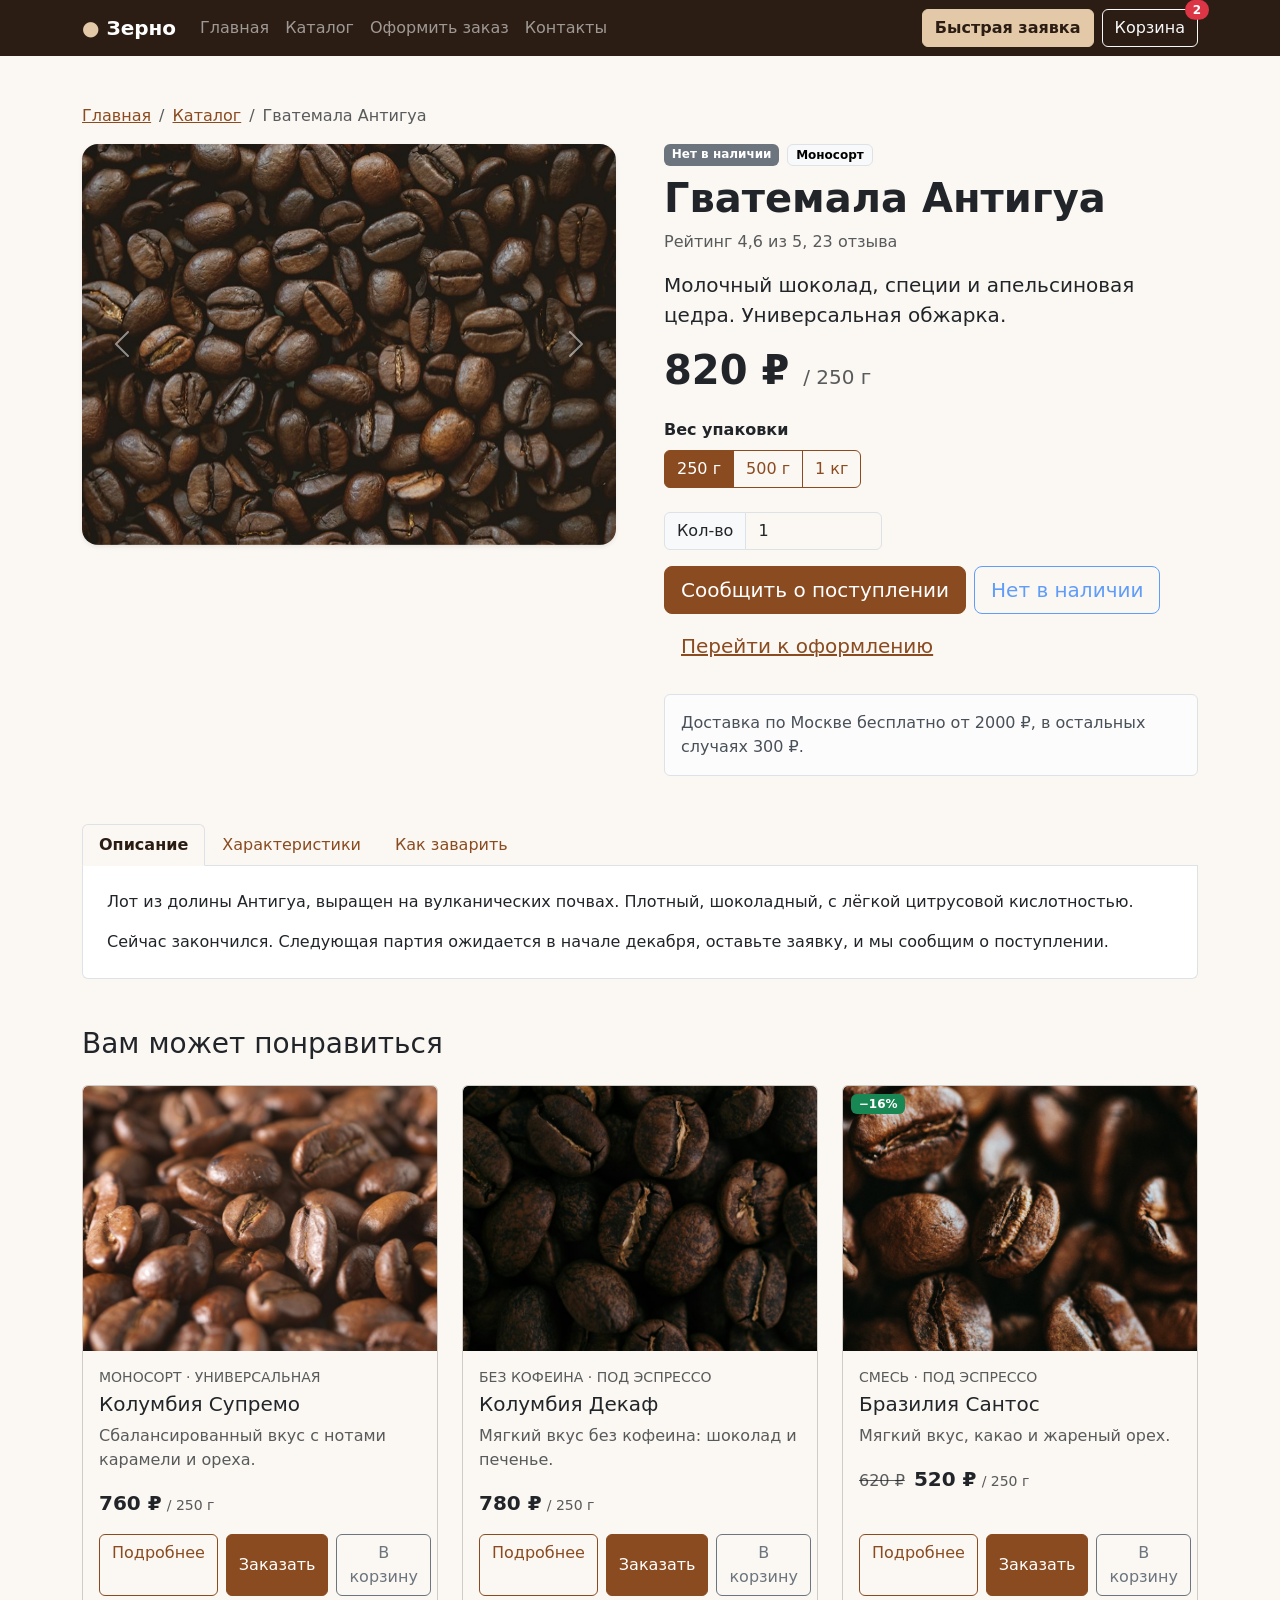
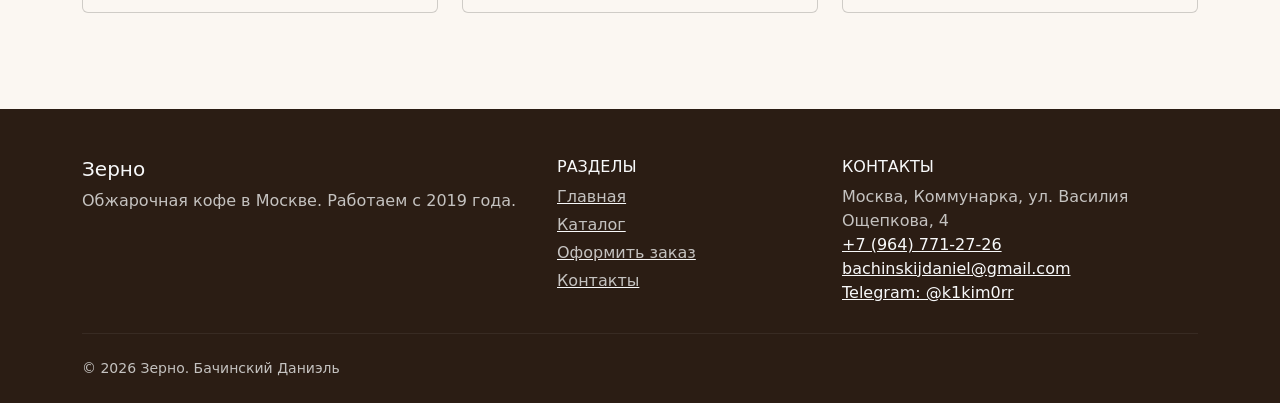
<file: product-guatemala.html>
<!DOCTYPE html>
<html lang="ru">
<head>
  <meta charset="UTF-8">
  <meta name="viewport" content="width=device-width, initial-scale=1.0">
  <title>Гватемала Антигуа | Зерно</title>
  <meta name="description" content="Гватемала Антигуа: описание, характеристики, цена и заявка.">
  <link rel="stylesheet" href="vendor/bootstrap/css/bootstrap.min.css">
  <link rel="stylesheet" href="css/custom.css">
  <link rel="icon" href="images/favicon.svg" type="image/svg+xml">
  <link rel="icon" href="images/favicon.png" type="image/png" sizes="64x64">
  <link rel="apple-touch-icon" href="images/favicon.png">
</head>
<body>
  <nav class="navbar navbar-expand-lg navbar-dark bg-coffee sticky-top">
    <div class="container">
      <a class="navbar-brand fw-bold" href="index.html"><span class="brand-dot">●</span> Зерно</a>
      <button class="navbar-toggler" type="button" data-bs-toggle="collapse" data-bs-target="#mainNav"
        aria-controls="mainNav" aria-expanded="false" aria-label="Открыть меню">
        <span class="navbar-toggler-icon"></span>
      </button>
      <div class="collapse navbar-collapse" id="mainNav">
        <ul class="navbar-nav me-auto mb-2 mb-lg-0">
          <li class="nav-item"><a class="nav-link" href="index.html">Главная</a></li>
          <li class="nav-item"><a class="nav-link" href="catalog.html">Каталог</a></li>
          <li class="nav-item"><a class="nav-link" href="order.html">Оформить заказ</a></li>
          <li class="nav-item"><a class="nav-link" href="contacts.html">Контакты</a></li>
        </ul>
        <div class="d-flex gap-2 mt-3 mt-lg-0">
          <button class="btn btn-accent" type="button" data-bs-toggle="modal" data-bs-target="#orderModal">Быстрая заявка</button>
          <a class="btn btn-outline-light position-relative" href="order.html" aria-label="Корзина, 2 товара">
            Корзина
            <span class="position-absolute top-0 start-100 translate-middle badge rounded-pill bg-danger">2</span>
          </a>
        </div>
      </div>
    </div>
  </nav>

  <main class="container py-5">
    <nav aria-label="Хлебные крошки">
      <ol class="breadcrumb">
        <li class="breadcrumb-item"><a href="index.html">Главная</a></li>
        <li class="breadcrumb-item"><a href="catalog.html">Каталог</a></li>
        <li class="breadcrumb-item active" aria-current="page">Гватемала Антигуа</li>
      </ol>
    </nav>
    <div class="row g-4 g-lg-5">
      <div class="col-12 col-lg-6">
          <div class="carousel slide rounded-4 overflow-hidden shadow-sm" id="productGallery">
            <div class="carousel-inner">
              <div class="carousel-item active">
                <img class="d-block w-100" src="images/products/guatemala.jpg" alt="Зёрна кофе Гватемала Антигуа" width="800" height="600">
              </div>
              <div class="carousel-item">
                <img class="d-block w-100" src="images/products/v60.jpg" alt="Заваривание кофе в воронке" width="800" height="600">
              </div>
              <div class="carousel-item">
                <img class="d-block w-100" src="images/gallery-beans.jpg" alt="Зёрна кофе крупным планом" width="960" height="720">
              </div>
            </div>
            <button class="carousel-control-prev" type="button" data-bs-target="#productGallery" data-bs-slide="prev">
              <span class="carousel-control-prev-icon" aria-hidden="true"></span>
              <span class="visually-hidden">Предыдущее фото</span>
            </button>
            <button class="carousel-control-next" type="button" data-bs-target="#productGallery" data-bs-slide="next">
              <span class="carousel-control-next-icon" aria-hidden="true"></span>
              <span class="visually-hidden">Следующее фото</span>
            </button>
          </div>
      </div>
      <div class="col-12 col-lg-6">
        <div class="d-flex flex-wrap gap-2 mb-2">
          <span class="badge text-bg-secondary">Нет в наличии</span>
          <span class="badge text-bg-light border">Моносорт</span>
        </div>
        <h1 class="display-6 fw-bold">Гватемала Антигуа</h1>
        <p class="text-body-secondary">Рейтинг 4,6 из 5, 23 отзыва</p>
        <p class="lead">Молочный шоколад, специи и апельсиновая цедра. Универсальная обжарка.</p>
        <p class="display-6 fw-bold mb-4">820 ₽ <span class="fs-5 fw-normal text-body-secondary">/ 250 г</span></p>
          <p class="fw-semibold mb-2">Вес упаковки</p>
          <div class="btn-group mb-4 flex-wrap" role="group" aria-label="Вес упаковки">
            <input class="btn-check" id="w250" type="radio" name="weight" value="250" checked>
            <label class="btn btn-outline-primary" for="w250">250 г</label>
            <input class="btn-check" id="w500" type="radio" name="weight" value="500">
            <label class="btn btn-outline-primary" for="w500">500 г</label>
            <input class="btn-check" id="w1000" type="radio" name="weight" value="1000">
            <label class="btn btn-outline-primary" for="w1000">1 кг</label>
          </div>
          <div class="row g-2 mb-3">
            <div class="col-12 col-sm-5">
              <div class="input-group">
                <span class="input-group-text">Кол-во</span>
                <input class="form-control" id="qty" type="number" name="quantity" min="1" max="20" value="1" aria-label="Количество">
              </div>
            </div>
          </div>
          <div class="d-flex flex-wrap gap-2">
            <button class="btn btn-primary btn-lg" type="button" data-bs-toggle="modal" data-bs-target="#orderModal">Сообщить о поступлении</button>
            <button class="btn btn-outline-primary btn-lg" type="button" disabled>Нет в наличии</button>
            <a class="btn btn-link btn-lg" href="order.html">Перейти к оформлению</a>
          </div>
        <div class="alert alert-light border mt-4 mb-0" role="note">
          Доставка по Москве бесплатно от 2000 ₽, в остальных случаях 300 ₽.
        </div>
      </div>
    </div>

    <ul class="nav nav-tabs mt-5" id="productTabs" role="tablist">
      <li class="nav-item" role="presentation">
        <button class="nav-link active" id="tab-desc" data-bs-toggle="tab" data-bs-target="#pane-desc" type="button" role="tab" aria-controls="pane-desc" aria-selected="true">Описание</button>
      </li>
      <li class="nav-item" role="presentation">
        <button class="nav-link" id="tab-specs" data-bs-toggle="tab" data-bs-target="#pane-specs" type="button" role="tab" aria-controls="pane-specs" aria-selected="false">Характеристики</button>
      </li>
      <li class="nav-item" role="presentation">
        <button class="nav-link" id="tab-brew" data-bs-toggle="tab" data-bs-target="#pane-brew" type="button" role="tab" aria-controls="pane-brew" aria-selected="false">Как заварить</button>
      </li>
    </ul>
    <div class="tab-content border border-top-0 rounded-bottom p-4 bg-body" id="productTabsContent">
      <div class="tab-pane fade show active" id="pane-desc" role="tabpanel" aria-labelledby="tab-desc" tabindex="0">
        <p>Лот из долины Антигуа, выращен на вулканических почвах. Плотный, шоколадный, с лёгкой цитрусовой кислотностью.</p>
        <p class="mb-0">Сейчас закончился. Следующая партия ожидается в начале декабря, оставьте заявку, и мы сообщим о поступлении.</p>
      </div>
      <div class="tab-pane fade" id="pane-specs" role="tabpanel" aria-labelledby="tab-specs" tabindex="0">
        <div class="table-responsive">
          <table class="table table-striped table-hover align-middle mb-0">
                <caption>Характеристики кофе «Гватемала Антигуа»</caption>
                <thead class="table-dark">
                  <tr><th scope="col">Параметр</th><th scope="col">Значение</th></tr>
                </thead>
                <tbody>
                  <tr><th scope="row">Страна</th><td>Гватемала</td></tr>
                  <tr><th scope="row">Регион</th><td>Антигуа</td></tr>
                  <tr><th scope="row">Разновидность</th><td>Бурбон, Катуаи</td></tr>
                  <tr><th scope="row">Высота</th><td>1 500-1 700 м</td></tr>
                  <tr><th scope="row">Обработка</th><td>Мытая</td></tr>
                  <tr><th scope="row">Обжарка</th><td>Средняя (универсальная)</td></tr>
                  <tr><th scope="row">Оценка SCA</th><td>84,5</td></tr>
                  <tr><th scope="row">Вес</th><td>250 г / 500 г / 1 кг</td></tr>
                </tbody>
              </table>
        </div>
      </div>
      <div class="tab-pane fade" id="pane-brew" role="tabpanel" aria-labelledby="tab-brew" tabindex="0">
        <ol class="list-group list-group-numbered">
          <li class="list-group-item">Воронка: 15 г кофе на 250 мл воды, 2:30-3:00.</li>
          <li class="list-group-item">Френч-пресс: 18 г крупного помола на 300 мл, настаивать 4 минуты.</li>
          <li class="list-group-item">Эспрессо: 18 г мелкого помола, 36-40 г напитка.</li>
        </ol>
      </div>
    </div>

    <section class="mt-5" aria-labelledby="related-title">
      <h2 class="h3 mb-4" id="related-title">Вам может понравиться</h2>
      <div class="row g-4">
        <div class="col-12 col-md-6 col-lg-4">
          <article class="card h-100 product-card">
          <img class="card-img-top" src="images/products/colombia.jpg" alt="Колумбия Супремо" width="800" height="600" loading="lazy">
          <div class="card-body d-flex flex-column">
          <p class="small text-uppercase text-body-secondary mb-1">Моносорт · Универсальная</p>
          <h3 class="card-title h5">Колумбия Супремо</h3>
          <p class="card-text text-body-secondary">Сбалансированный вкус с нотами карамели и ореха.</p>
          <p class="mb-3"><span class="fs-5 fw-bold">760 ₽</span> <span class="small text-body-secondary">/ 250 г</span></p>
          <div class="d-flex gap-2 mt-auto">
          <a class="btn btn-outline-primary flex-fill" href="product-colombia.html">Подробнее</a>
          <button class="btn btn-primary flex-fill" type="button" data-bs-toggle="modal" data-bs-target="#orderModal">Заказать</button>
          <button class="btn btn-outline-secondary" type="button" data-cart-add aria-label="Добавить в корзину">В корзину</button>
          </div>
          </div>
          </article>
        </div>
        <div class="col-12 col-md-6 col-lg-4">
          <article class="card h-100 product-card">
          <img class="card-img-top" src="images/products/decaf.jpg" alt="Колумбия Декаф" width="800" height="600" loading="lazy">
          <div class="card-body d-flex flex-column">
          <p class="small text-uppercase text-body-secondary mb-1">Без кофеина · Под эспрессо</p>
          <h3 class="card-title h5">Колумбия Декаф</h3>
          <p class="card-text text-body-secondary">Мягкий вкус без кофеина: шоколад и печенье.</p>
          <p class="mb-3"><span class="fs-5 fw-bold">780 ₽</span> <span class="small text-body-secondary">/ 250 г</span></p>
          <div class="d-flex gap-2 mt-auto">
          <a class="btn btn-outline-primary flex-fill" href="product-decaf.html">Подробнее</a>
          <button class="btn btn-primary flex-fill" type="button" data-bs-toggle="modal" data-bs-target="#orderModal">Заказать</button>
          <button class="btn btn-outline-secondary" type="button" data-cart-add aria-label="Добавить в корзину">В корзину</button>
          </div>
          </div>
          </article>
        </div>
        <div class="col-12 col-md-6 col-lg-4">
          <article class="card h-100 product-card">
          <span class="badge text-bg-success position-absolute top-0 start-0 m-2">−16%</span>
          <img class="card-img-top" src="images/products/brazil.jpg" alt="Бразилия Сантос" width="800" height="600" loading="lazy">
          <div class="card-body d-flex flex-column">
          <p class="small text-uppercase text-body-secondary mb-1">Смесь · Под эспрессо</p>
          <h3 class="card-title h5">Бразилия Сантос</h3>
          <p class="card-text text-body-secondary">Мягкий вкус, какао и жареный орех.</p>
          <p class="mb-3"><s class="text-body-secondary me-1">620 ₽</s> <span class="fs-5 fw-bold">520 ₽</span> <span class="small text-body-secondary">/ 250 г</span></p>
          <div class="d-flex gap-2 mt-auto">
          <a class="btn btn-outline-primary flex-fill" href="product-brazil.html">Подробнее</a>
          <button class="btn btn-primary flex-fill" type="button" data-bs-toggle="modal" data-bs-target="#orderModal">Заказать</button>
          <button class="btn btn-outline-secondary" type="button" data-cart-add aria-label="Добавить в корзину">В корзину</button>
          </div>
          </div>
          </article>
        </div>
      </div>
    </section>
  </main>

  <footer class="bg-coffee text-light pt-5 pb-4 mt-5">
    <div class="container">
      <div class="row g-4">
        <div class="col-12 col-md-5">
          <h2 class="h5">Зерно</h2>
          <p class="text-light text-opacity-75 mb-0">Обжарочная кофе в Москве. Работаем с 2019 года.</p>
        </div>
        <div class="col-6 col-md-3">
          <h2 class="h6 text-uppercase">Разделы</h2>
          <ul class="list-unstyled d-grid gap-1">
            <li><a class="link-light link-opacity-75 link-opacity-100-hover" href="index.html">Главная</a></li>
            <li><a class="link-light link-opacity-75 link-opacity-100-hover" href="catalog.html">Каталог</a></li>
            <li><a class="link-light link-opacity-75 link-opacity-100-hover" href="order.html">Оформить заказ</a></li>
            <li><a class="link-light link-opacity-75 link-opacity-100-hover" href="contacts.html">Контакты</a></li>
          </ul>
        </div>
        <div class="col-6 col-md-4">
          <h2 class="h6 text-uppercase">Контакты</h2>
          <address class="mb-0 text-light text-opacity-75 text-break">
            Москва, Коммунарка, ул. Василия Ощепкова, 4<br>
            <a class="link-light" href="tel:+79647712726">+7 (964) 771-27-26</a><br>
            <a class="link-light" href="mailto:bachinskijdaniel@gmail.com">bachinskijdaniel@gmail.com</a><br>
            <a class="link-light" href="https://t.me/k1kim0rr">Telegram: @k1kim0rr</a>
          </address>
        </div>
      </div>
      <hr class="border-light border-opacity-25 my-4">
      <p class="small text-light text-opacity-75 mb-0">&copy; 2026 Зерно. Бачинский Даниэль</p>
    </div>
  </footer>

  <div class="modal fade" id="orderModal" tabindex="-1" aria-labelledby="orderModalLabel" aria-hidden="true">
    <div class="modal-dialog modal-dialog-centered">
      <div class="modal-content">
        <form class="needs-validation" action="#" method="post" novalidate>
          <div class="modal-header">
            <h2 class="modal-title fs-5" id="orderModalLabel">Быстрая заявка</h2>
            <button class="btn-close" type="button" data-bs-dismiss="modal" aria-label="Закрыть"></button>
          </div>
          <div class="modal-body">
            <p class="text-body-secondary small">Оставьте контакты, менеджер перезвонит и уточнит детали заказа.</p>
            <div class="row g-3">
              <div class="col-12">
                <label class="form-label" for="modal-name">Имя <span class="text-danger">*</span></label>
                <input class="form-control" id="modal-name" name="name" type="text" placeholder="Иван" minlength="2" autocomplete="given-name" required>
                <div class="invalid-feedback">Введите имя (минимум 2 символа).</div>
              </div>
              <div class="col-12">
                <label class="form-label" for="modal-phone">Телефон <span class="text-danger">*</span></label>
                <div class="input-group has-validation">
                  <span class="input-group-text">+7</span>
                  <input class="form-control" id="modal-phone" name="phone" type="tel" placeholder="999 123-45-67"
                    pattern="[0-9\s\-]{10,13}" autocomplete="tel-national" required>
                  <div class="invalid-feedback">Введите 10 цифр номера.</div>
                </div>
              </div>
              <div class="col-12">
                <label class="form-label" for="modal-email">E-mail <span class="text-danger">*</span></label>
                <div class="input-group has-validation">
                  <span class="input-group-text">@</span>
                  <input class="form-control" id="modal-email" name="email" type="email" placeholder="name@example.com" autocomplete="email" required>
                  <div class="invalid-feedback">Введите корректный e-mail.</div>
                </div>
              </div>
              <div class="col-12">
                <label class="form-label" for="modal-product">Товар <span class="text-danger">*</span></label>
                <select class="form-select" id="modal-product" name="product" required>
                  <option value="">Выберите товар</option>
                  <option value="ethiopia">Эфиопия Иргачеффе</option>
                  <option value="colombia">Колумбия Супремо</option>
                  <option value="kenya">Кения АА</option>
                  <option value="decaf">Колумбия Декаф</option>
                  <option value="utro">Эспрессо-смесь «Утро»</option>
                  <option value="brazil">Бразилия Сантос</option>
                  <option value="v60">Воронка V60</option>
                </select>
                <div class="invalid-feedback">Выберите товар.</div>
              </div>
              <div class="col-12">
                <label class="form-label" for="modal-comment">Комментарий</label>
                <textarea class="form-control" id="modal-comment" name="comment" rows="3" maxlength="500" placeholder="Например: позвоните перед доставкой"></textarea>
              </div>
              <div class="col-12">
                <div class="form-check">
                  <input class="form-check-input" id="modal-agree" name="agree" type="checkbox" required>
                  <label class="form-check-label" for="modal-agree">Я согласен на обработку персональных данных</label>
                  <div class="invalid-feedback">Нужно согласие на обработку данных.</div>
                </div>
              </div>
            </div>
          <div class="alert alert-success d-none mt-3 mb-0" role="alert" data-form-success>
            Заявка отправлена! Перезвоним в течение 30 минут.
          </div>
          </div>
          <div class="modal-footer">
            <button class="btn btn-outline-secondary" type="button" data-bs-dismiss="modal">Отмена</button>
            <button class="btn btn-primary" type="submit">Отправить заявку</button>
          </div>
        </form>
      </div>
    </div>
  </div>

  <div class="toast-container position-fixed bottom-0 end-0 p-3">
    <div class="toast align-items-center text-bg-dark border-0" id="cartToast" role="status" aria-live="polite" aria-atomic="true">
      <div class="d-flex">
        <div class="toast-body">Товар добавлен в корзину</div>
        <button class="btn-close btn-close-white me-2 m-auto" type="button" data-bs-dismiss="toast" aria-label="Закрыть"></button>
      </div>
    </div>
  </div>

  <script src="vendor/bootstrap/js/bootstrap.bundle.min.js"></script>
  <script src="js/main.js"></script>
</body>
</html>
</file>
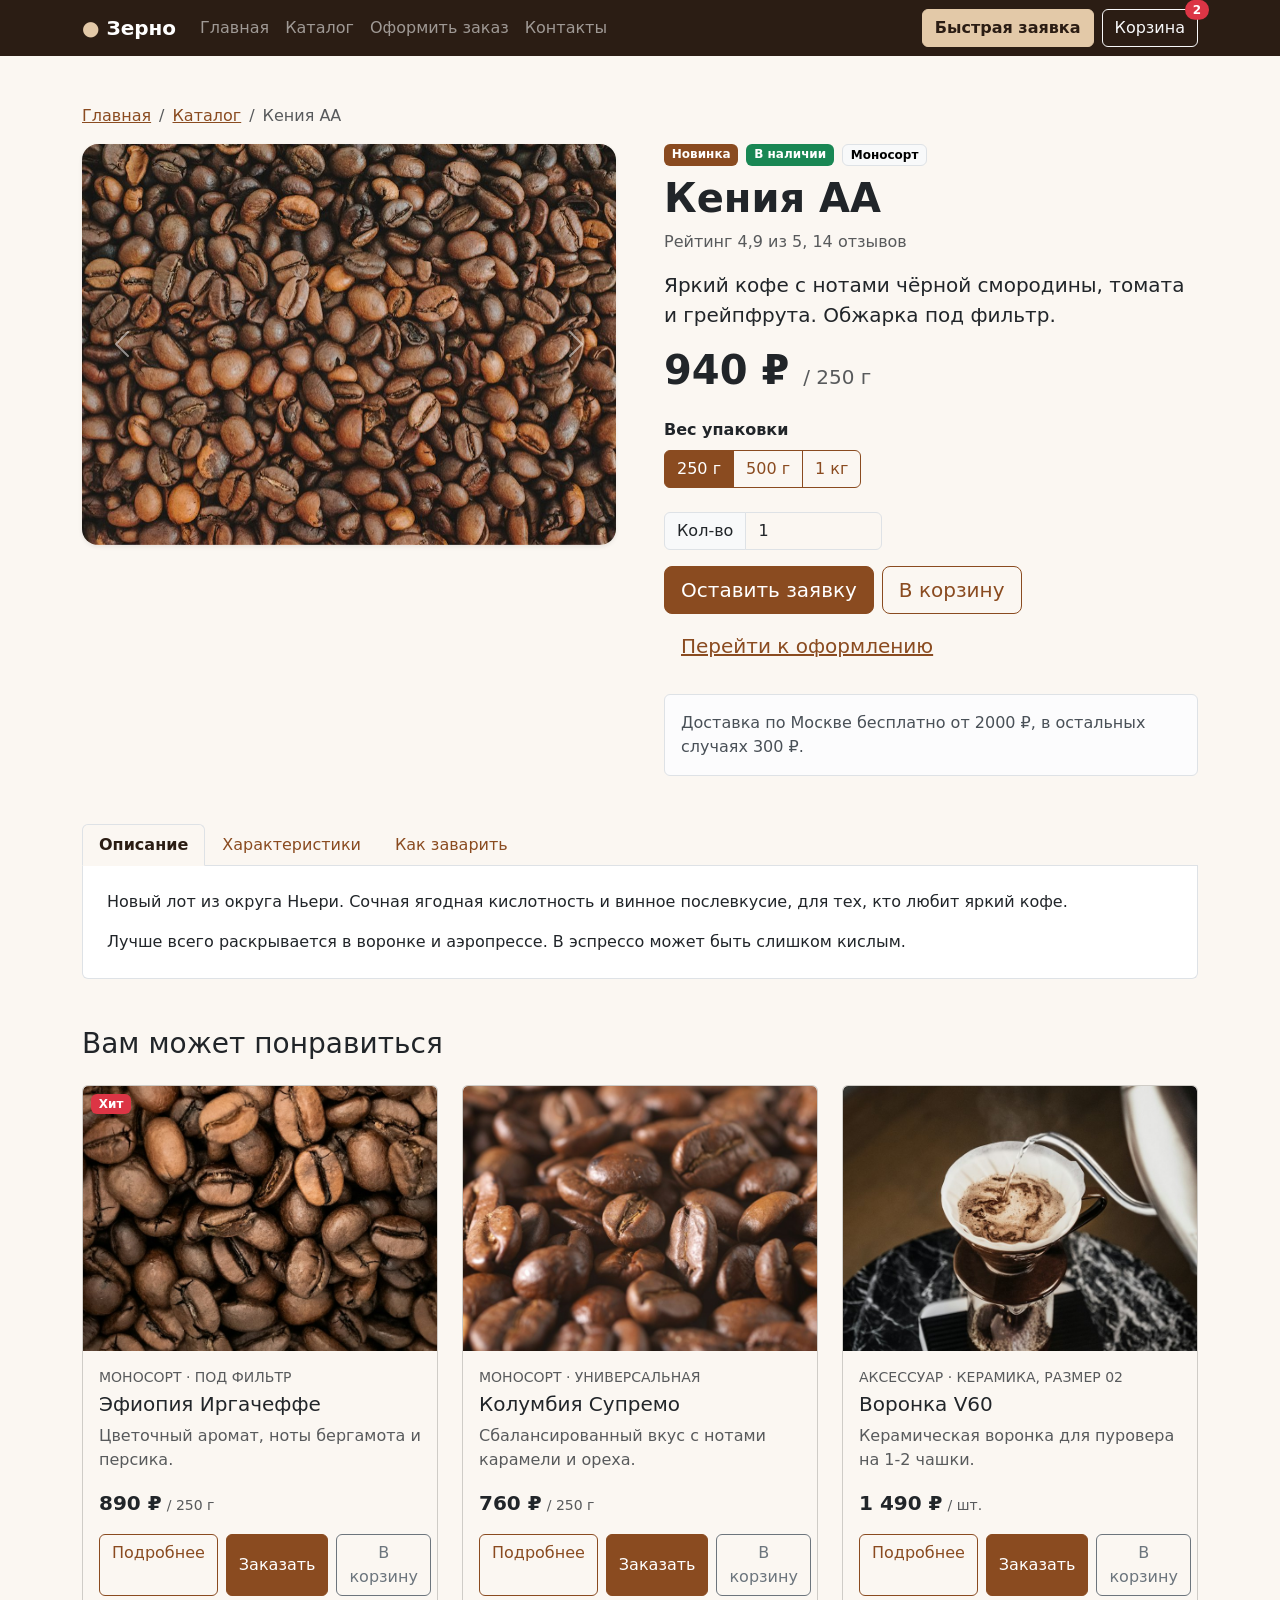
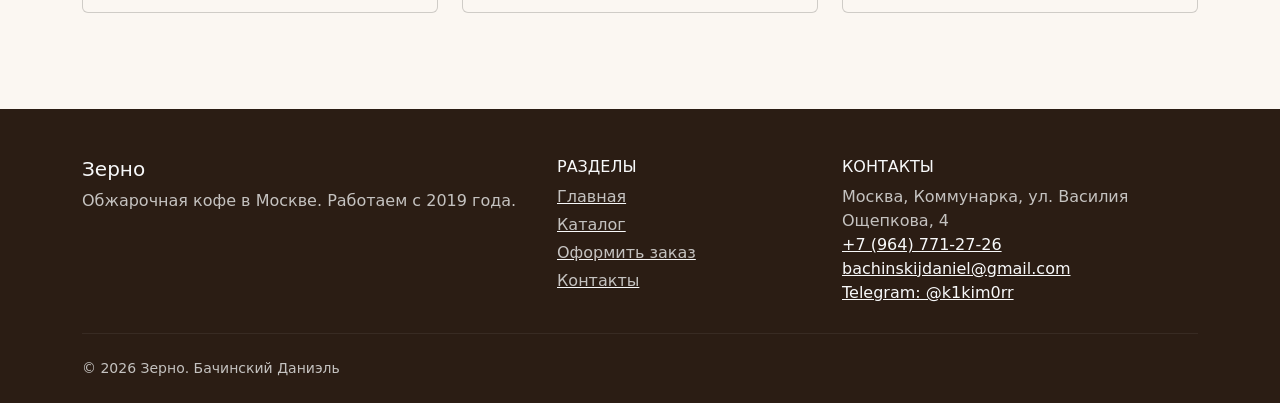
<file: product-kenya.html>
<!DOCTYPE html>
<html lang="ru">
<head>
  <meta charset="UTF-8">
  <meta name="viewport" content="width=device-width, initial-scale=1.0">
  <title>Кения АА | Зерно</title>
  <meta name="description" content="Кения АА: описание, характеристики, цена и заявка.">
  <link rel="stylesheet" href="vendor/bootstrap/css/bootstrap.min.css">
  <link rel="stylesheet" href="css/custom.css">
  <link rel="icon" href="images/favicon.svg" type="image/svg+xml">
  <link rel="icon" href="images/favicon.png" type="image/png" sizes="64x64">
  <link rel="apple-touch-icon" href="images/favicon.png">
</head>
<body>
  <nav class="navbar navbar-expand-lg navbar-dark bg-coffee sticky-top">
    <div class="container">
      <a class="navbar-brand fw-bold" href="index.html"><span class="brand-dot">●</span> Зерно</a>
      <button class="navbar-toggler" type="button" data-bs-toggle="collapse" data-bs-target="#mainNav"
        aria-controls="mainNav" aria-expanded="false" aria-label="Открыть меню">
        <span class="navbar-toggler-icon"></span>
      </button>
      <div class="collapse navbar-collapse" id="mainNav">
        <ul class="navbar-nav me-auto mb-2 mb-lg-0">
          <li class="nav-item"><a class="nav-link" href="index.html">Главная</a></li>
          <li class="nav-item"><a class="nav-link" href="catalog.html">Каталог</a></li>
          <li class="nav-item"><a class="nav-link" href="order.html">Оформить заказ</a></li>
          <li class="nav-item"><a class="nav-link" href="contacts.html">Контакты</a></li>
        </ul>
        <div class="d-flex gap-2 mt-3 mt-lg-0">
          <button class="btn btn-accent" type="button" data-bs-toggle="modal" data-bs-target="#orderModal">Быстрая заявка</button>
          <a class="btn btn-outline-light position-relative" href="order.html" aria-label="Корзина, 2 товара">
            Корзина
            <span class="position-absolute top-0 start-100 translate-middle badge rounded-pill bg-danger">2</span>
          </a>
        </div>
      </div>
    </div>
  </nav>

  <main class="container py-5">
    <nav aria-label="Хлебные крошки">
      <ol class="breadcrumb">
        <li class="breadcrumb-item"><a href="index.html">Главная</a></li>
        <li class="breadcrumb-item"><a href="catalog.html">Каталог</a></li>
        <li class="breadcrumb-item active" aria-current="page">Кения АА</li>
      </ol>
    </nav>
    <div class="row g-4 g-lg-5">
      <div class="col-12 col-lg-6">
          <div class="carousel slide rounded-4 overflow-hidden shadow-sm" id="productGallery">
            <div class="carousel-inner">
              <div class="carousel-item active">
                <img class="d-block w-100" src="images/products/kenya.jpg" alt="Зёрна кофе Кения АА" width="800" height="600">
              </div>
              <div class="carousel-item">
                <img class="d-block w-100" src="images/products/v60.jpg" alt="Заваривание кофе в воронке" width="800" height="600">
              </div>
              <div class="carousel-item">
                <img class="d-block w-100" src="images/gallery-beans.jpg" alt="Зёрна кофе крупным планом" width="960" height="720">
              </div>
            </div>
            <button class="carousel-control-prev" type="button" data-bs-target="#productGallery" data-bs-slide="prev">
              <span class="carousel-control-prev-icon" aria-hidden="true"></span>
              <span class="visually-hidden">Предыдущее фото</span>
            </button>
            <button class="carousel-control-next" type="button" data-bs-target="#productGallery" data-bs-slide="next">
              <span class="carousel-control-next-icon" aria-hidden="true"></span>
              <span class="visually-hidden">Следующее фото</span>
            </button>
          </div>
      </div>
      <div class="col-12 col-lg-6">
        <div class="d-flex flex-wrap gap-2 mb-2">
          <span class="badge text-bg-primary">Новинка</span>
          <span class="badge text-bg-success">В наличии</span>
          <span class="badge text-bg-light border">Моносорт</span>
        </div>
        <h1 class="display-6 fw-bold">Кения АА</h1>
        <p class="text-body-secondary">Рейтинг 4,9 из 5, 14 отзывов</p>
        <p class="lead">Яркий кофе с нотами чёрной смородины, томата и грейпфрута. Обжарка под фильтр.</p>
        <p class="display-6 fw-bold mb-4">940 ₽ <span class="fs-5 fw-normal text-body-secondary">/ 250 г</span></p>
          <p class="fw-semibold mb-2">Вес упаковки</p>
          <div class="btn-group mb-4 flex-wrap" role="group" aria-label="Вес упаковки">
            <input class="btn-check" id="w250" type="radio" name="weight" value="250" checked>
            <label class="btn btn-outline-primary" for="w250">250 г</label>
            <input class="btn-check" id="w500" type="radio" name="weight" value="500">
            <label class="btn btn-outline-primary" for="w500">500 г</label>
            <input class="btn-check" id="w1000" type="radio" name="weight" value="1000">
            <label class="btn btn-outline-primary" for="w1000">1 кг</label>
          </div>
          <div class="row g-2 mb-3">
            <div class="col-12 col-sm-5">
              <div class="input-group">
                <span class="input-group-text">Кол-во</span>
                <input class="form-control" id="qty" type="number" name="quantity" min="1" max="20" value="1" aria-label="Количество">
              </div>
            </div>
          </div>
          <div class="d-flex flex-wrap gap-2">
            <button class="btn btn-primary btn-lg" type="button" data-bs-toggle="modal" data-bs-target="#orderModal">Оставить заявку</button>
            <button class="btn btn-outline-primary btn-lg" type="button" data-cart-add>В корзину</button>
            <a class="btn btn-link btn-lg" href="order.html">Перейти к оформлению</a>
          </div>
        <div class="alert alert-light border mt-4 mb-0" role="note">
          Доставка по Москве бесплатно от 2000 ₽, в остальных случаях 300 ₽.
        </div>
      </div>
    </div>

    <ul class="nav nav-tabs mt-5" id="productTabs" role="tablist">
      <li class="nav-item" role="presentation">
        <button class="nav-link active" id="tab-desc" data-bs-toggle="tab" data-bs-target="#pane-desc" type="button" role="tab" aria-controls="pane-desc" aria-selected="true">Описание</button>
      </li>
      <li class="nav-item" role="presentation">
        <button class="nav-link" id="tab-specs" data-bs-toggle="tab" data-bs-target="#pane-specs" type="button" role="tab" aria-controls="pane-specs" aria-selected="false">Характеристики</button>
      </li>
      <li class="nav-item" role="presentation">
        <button class="nav-link" id="tab-brew" data-bs-toggle="tab" data-bs-target="#pane-brew" type="button" role="tab" aria-controls="pane-brew" aria-selected="false">Как заварить</button>
      </li>
    </ul>
    <div class="tab-content border border-top-0 rounded-bottom p-4 bg-body" id="productTabsContent">
      <div class="tab-pane fade show active" id="pane-desc" role="tabpanel" aria-labelledby="tab-desc" tabindex="0">
        <p>Новый лот из округа Ньери. Сочная ягодная кислотность и винное послевкусие, для тех, кто любит яркий кофе.</p>
        <p class="mb-0">Лучше всего раскрывается в воронке и аэропрессе. В эспрессо может быть слишком кислым.</p>
      </div>
      <div class="tab-pane fade" id="pane-specs" role="tabpanel" aria-labelledby="tab-specs" tabindex="0">
        <div class="table-responsive">
          <table class="table table-striped table-hover align-middle mb-0">
                <caption>Характеристики кофе «Кения АА»</caption>
                <thead class="table-dark">
                  <tr><th scope="col">Параметр</th><th scope="col">Значение</th></tr>
                </thead>
                <tbody>
                  <tr><th scope="row">Страна</th><td>Кения</td></tr>
                  <tr><th scope="row">Регион</th><td>Ньери</td></tr>
                  <tr><th scope="row">Разновидность</th><td>SL28, SL34</td></tr>
                  <tr><th scope="row">Высота</th><td>1 700-1 900 м</td></tr>
                  <tr><th scope="row">Обработка</th><td>Мытая</td></tr>
                  <tr><th scope="row">Обжарка</th><td>Светлая (под фильтр)</td></tr>
                  <tr><th scope="row">Оценка SCA</th><td>87</td></tr>
                  <tr><th scope="row">Вес</th><td>250 г / 500 г / 1 кг</td></tr>
                </tbody>
              </table>
        </div>
      </div>
      <div class="tab-pane fade" id="pane-brew" role="tabpanel" aria-labelledby="tab-brew" tabindex="0">
        <ol class="list-group list-group-numbered">
          <li class="list-group-item">15 г кофе среднего помола.</li>
          <li class="list-group-item">250 мл воды 92-94 °C.</li>
          <li class="list-group-item">Время пролива в воронке 2:30-3:00.</li>
        </ol>
      </div>
    </div>

    <section class="mt-5" aria-labelledby="related-title">
      <h2 class="h3 mb-4" id="related-title">Вам может понравиться</h2>
      <div class="row g-4">
        <div class="col-12 col-md-6 col-lg-4">
          <article class="card h-100 product-card">
          <span class="badge text-bg-danger position-absolute top-0 start-0 m-2">Хит</span>
          <img class="card-img-top" src="images/products/ethiopia.jpg" alt="Эфиопия Иргачеффе" width="800" height="600" loading="lazy">
          <div class="card-body d-flex flex-column">
          <p class="small text-uppercase text-body-secondary mb-1">Моносорт · Под фильтр</p>
          <h3 class="card-title h5">Эфиопия Иргачеффе</h3>
          <p class="card-text text-body-secondary">Цветочный аромат, ноты бергамота и персика.</p>
          <p class="mb-3"><span class="fs-5 fw-bold">890 ₽</span> <span class="small text-body-secondary">/ 250 г</span></p>
          <div class="d-flex gap-2 mt-auto">
          <a class="btn btn-outline-primary flex-fill" href="product.html">Подробнее</a>
          <button class="btn btn-primary flex-fill" type="button" data-bs-toggle="modal" data-bs-target="#orderModal">Заказать</button>
          <button class="btn btn-outline-secondary" type="button" data-cart-add aria-label="Добавить в корзину">В корзину</button>
          </div>
          </div>
          </article>
        </div>
        <div class="col-12 col-md-6 col-lg-4">
          <article class="card h-100 product-card">
          <img class="card-img-top" src="images/products/colombia.jpg" alt="Колумбия Супремо" width="800" height="600" loading="lazy">
          <div class="card-body d-flex flex-column">
          <p class="small text-uppercase text-body-secondary mb-1">Моносорт · Универсальная</p>
          <h3 class="card-title h5">Колумбия Супремо</h3>
          <p class="card-text text-body-secondary">Сбалансированный вкус с нотами карамели и ореха.</p>
          <p class="mb-3"><span class="fs-5 fw-bold">760 ₽</span> <span class="small text-body-secondary">/ 250 г</span></p>
          <div class="d-flex gap-2 mt-auto">
          <a class="btn btn-outline-primary flex-fill" href="product-colombia.html">Подробнее</a>
          <button class="btn btn-primary flex-fill" type="button" data-bs-toggle="modal" data-bs-target="#orderModal">Заказать</button>
          <button class="btn btn-outline-secondary" type="button" data-cart-add aria-label="Добавить в корзину">В корзину</button>
          </div>
          </div>
          </article>
        </div>
        <div class="col-12 col-md-6 col-lg-4">
          <article class="card h-100 product-card">
          <img class="card-img-top" src="images/products/v60.jpg" alt="Воронка V60" width="800" height="600" loading="lazy">
          <div class="card-body d-flex flex-column">
          <p class="small text-uppercase text-body-secondary mb-1">Аксессуар · Керамика, размер 02</p>
          <h3 class="card-title h5">Воронка V60</h3>
          <p class="card-text text-body-secondary">Керамическая воронка для пуровера на 1-2 чашки.</p>
          <p class="mb-3"><span class="fs-5 fw-bold">1 490 ₽</span> <span class="small text-body-secondary">/ шт.</span></p>
          <div class="d-flex gap-2 mt-auto">
          <a class="btn btn-outline-primary flex-fill" href="product-v60.html">Подробнее</a>
          <button class="btn btn-primary flex-fill" type="button" data-bs-toggle="modal" data-bs-target="#orderModal">Заказать</button>
          <button class="btn btn-outline-secondary" type="button" data-cart-add aria-label="Добавить в корзину">В корзину</button>
          </div>
          </div>
          </article>
        </div>
      </div>
    </section>
  </main>

  <footer class="bg-coffee text-light pt-5 pb-4 mt-5">
    <div class="container">
      <div class="row g-4">
        <div class="col-12 col-md-5">
          <h2 class="h5">Зерно</h2>
          <p class="text-light text-opacity-75 mb-0">Обжарочная кофе в Москве. Работаем с 2019 года.</p>
        </div>
        <div class="col-6 col-md-3">
          <h2 class="h6 text-uppercase">Разделы</h2>
          <ul class="list-unstyled d-grid gap-1">
            <li><a class="link-light link-opacity-75 link-opacity-100-hover" href="index.html">Главная</a></li>
            <li><a class="link-light link-opacity-75 link-opacity-100-hover" href="catalog.html">Каталог</a></li>
            <li><a class="link-light link-opacity-75 link-opacity-100-hover" href="order.html">Оформить заказ</a></li>
            <li><a class="link-light link-opacity-75 link-opacity-100-hover" href="contacts.html">Контакты</a></li>
          </ul>
        </div>
        <div class="col-6 col-md-4">
          <h2 class="h6 text-uppercase">Контакты</h2>
          <address class="mb-0 text-light text-opacity-75 text-break">
            Москва, Коммунарка, ул. Василия Ощепкова, 4<br>
            <a class="link-light" href="tel:+79647712726">+7 (964) 771-27-26</a><br>
            <a class="link-light" href="mailto:bachinskijdaniel@gmail.com">bachinskijdaniel@gmail.com</a><br>
            <a class="link-light" href="https://t.me/k1kim0rr">Telegram: @k1kim0rr</a>
          </address>
        </div>
      </div>
      <hr class="border-light border-opacity-25 my-4">
      <p class="small text-light text-opacity-75 mb-0">&copy; 2026 Зерно. Бачинский Даниэль</p>
    </div>
  </footer>

  <div class="modal fade" id="orderModal" tabindex="-1" aria-labelledby="orderModalLabel" aria-hidden="true">
    <div class="modal-dialog modal-dialog-centered">
      <div class="modal-content">
        <form class="needs-validation" action="#" method="post" novalidate>
          <div class="modal-header">
            <h2 class="modal-title fs-5" id="orderModalLabel">Быстрая заявка</h2>
            <button class="btn-close" type="button" data-bs-dismiss="modal" aria-label="Закрыть"></button>
          </div>
          <div class="modal-body">
            <p class="text-body-secondary small">Оставьте контакты, менеджер перезвонит и уточнит детали заказа.</p>
            <div class="row g-3">
              <div class="col-12">
                <label class="form-label" for="modal-name">Имя <span class="text-danger">*</span></label>
                <input class="form-control" id="modal-name" name="name" type="text" placeholder="Иван" minlength="2" autocomplete="given-name" required>
                <div class="invalid-feedback">Введите имя (минимум 2 символа).</div>
              </div>
              <div class="col-12">
                <label class="form-label" for="modal-phone">Телефон <span class="text-danger">*</span></label>
                <div class="input-group has-validation">
                  <span class="input-group-text">+7</span>
                  <input class="form-control" id="modal-phone" name="phone" type="tel" placeholder="999 123-45-67"
                    pattern="[0-9\s\-]{10,13}" autocomplete="tel-national" required>
                  <div class="invalid-feedback">Введите 10 цифр номера.</div>
                </div>
              </div>
              <div class="col-12">
                <label class="form-label" for="modal-email">E-mail <span class="text-danger">*</span></label>
                <div class="input-group has-validation">
                  <span class="input-group-text">@</span>
                  <input class="form-control" id="modal-email" name="email" type="email" placeholder="name@example.com" autocomplete="email" required>
                  <div class="invalid-feedback">Введите корректный e-mail.</div>
                </div>
              </div>
              <div class="col-12">
                <label class="form-label" for="modal-product">Товар <span class="text-danger">*</span></label>
                <select class="form-select" id="modal-product" name="product" required>
                  <option value="">Выберите товар</option>
                  <option value="ethiopia">Эфиопия Иргачеффе</option>
                  <option value="colombia">Колумбия Супремо</option>
                  <option value="kenya">Кения АА</option>
                  <option value="decaf">Колумбия Декаф</option>
                  <option value="utro">Эспрессо-смесь «Утро»</option>
                  <option value="brazil">Бразилия Сантос</option>
                  <option value="v60">Воронка V60</option>
                </select>
                <div class="invalid-feedback">Выберите товар.</div>
              </div>
              <div class="col-12">
                <label class="form-label" for="modal-comment">Комментарий</label>
                <textarea class="form-control" id="modal-comment" name="comment" rows="3" maxlength="500" placeholder="Например: позвоните перед доставкой"></textarea>
              </div>
              <div class="col-12">
                <div class="form-check">
                  <input class="form-check-input" id="modal-agree" name="agree" type="checkbox" required>
                  <label class="form-check-label" for="modal-agree">Я согласен на обработку персональных данных</label>
                  <div class="invalid-feedback">Нужно согласие на обработку данных.</div>
                </div>
              </div>
            </div>
          <div class="alert alert-success d-none mt-3 mb-0" role="alert" data-form-success>
            Заявка отправлена! Перезвоним в течение 30 минут.
          </div>
          </div>
          <div class="modal-footer">
            <button class="btn btn-outline-secondary" type="button" data-bs-dismiss="modal">Отмена</button>
            <button class="btn btn-primary" type="submit">Отправить заявку</button>
          </div>
        </form>
      </div>
    </div>
  </div>

  <div class="toast-container position-fixed bottom-0 end-0 p-3">
    <div class="toast align-items-center text-bg-dark border-0" id="cartToast" role="status" aria-live="polite" aria-atomic="true">
      <div class="d-flex">
        <div class="toast-body">Товар добавлен в корзину</div>
        <button class="btn-close btn-close-white me-2 m-auto" type="button" data-bs-dismiss="toast" aria-label="Закрыть"></button>
      </div>
    </div>
  </div>

  <script src="vendor/bootstrap/js/bootstrap.bundle.min.js"></script>
  <script src="js/main.js"></script>
</body>
</html>
</file>
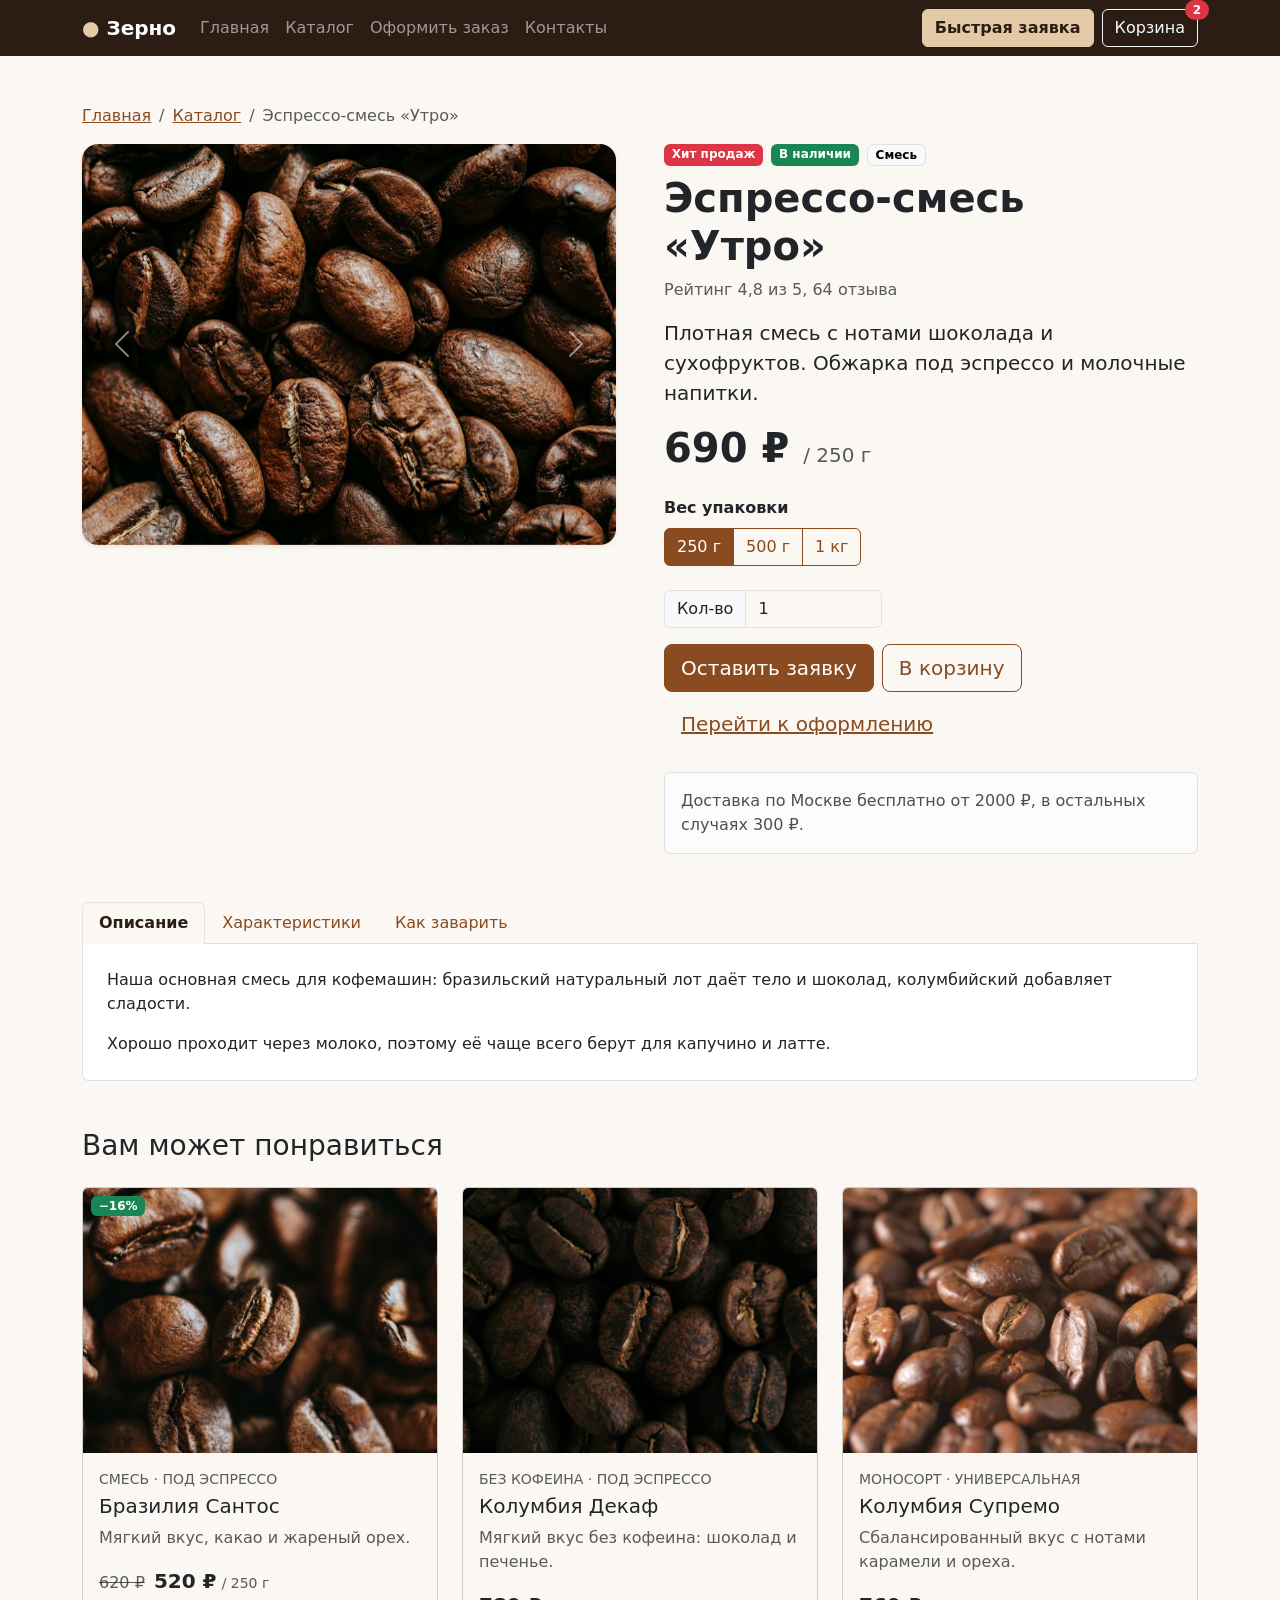
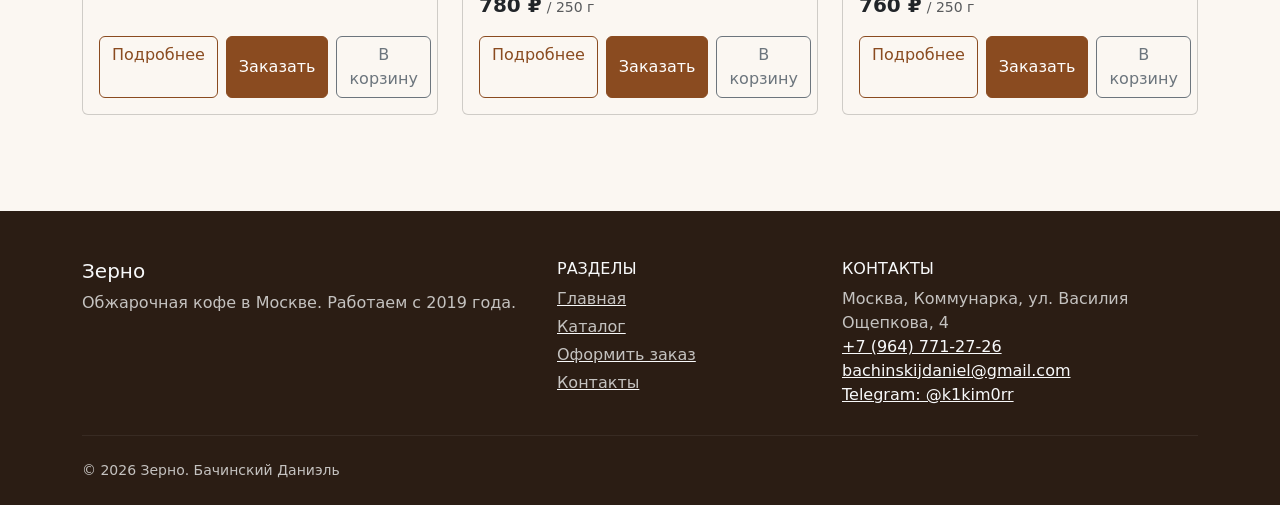
<file: product-utro.html>
<!DOCTYPE html>
<html lang="ru">
<head>
  <meta charset="UTF-8">
  <meta name="viewport" content="width=device-width, initial-scale=1.0">
  <title>Эспрессо-смесь «Утро» | Зерно</title>
  <meta name="description" content="Эспрессо-смесь «Утро»: описание, характеристики, цена и заявка.">
  <link rel="stylesheet" href="vendor/bootstrap/css/bootstrap.min.css">
  <link rel="stylesheet" href="css/custom.css">
  <link rel="icon" href="images/favicon.svg" type="image/svg+xml">
  <link rel="icon" href="images/favicon.png" type="image/png" sizes="64x64">
  <link rel="apple-touch-icon" href="images/favicon.png">
</head>
<body>
  <nav class="navbar navbar-expand-lg navbar-dark bg-coffee sticky-top">
    <div class="container">
      <a class="navbar-brand fw-bold" href="index.html"><span class="brand-dot">●</span> Зерно</a>
      <button class="navbar-toggler" type="button" data-bs-toggle="collapse" data-bs-target="#mainNav"
        aria-controls="mainNav" aria-expanded="false" aria-label="Открыть меню">
        <span class="navbar-toggler-icon"></span>
      </button>
      <div class="collapse navbar-collapse" id="mainNav">
        <ul class="navbar-nav me-auto mb-2 mb-lg-0">
          <li class="nav-item"><a class="nav-link" href="index.html">Главная</a></li>
          <li class="nav-item"><a class="nav-link" href="catalog.html">Каталог</a></li>
          <li class="nav-item"><a class="nav-link" href="order.html">Оформить заказ</a></li>
          <li class="nav-item"><a class="nav-link" href="contacts.html">Контакты</a></li>
        </ul>
        <div class="d-flex gap-2 mt-3 mt-lg-0">
          <button class="btn btn-accent" type="button" data-bs-toggle="modal" data-bs-target="#orderModal">Быстрая заявка</button>
          <a class="btn btn-outline-light position-relative" href="order.html" aria-label="Корзина, 2 товара">
            Корзина
            <span class="position-absolute top-0 start-100 translate-middle badge rounded-pill bg-danger">2</span>
          </a>
        </div>
      </div>
    </div>
  </nav>

  <main class="container py-5">
    <nav aria-label="Хлебные крошки">
      <ol class="breadcrumb">
        <li class="breadcrumb-item"><a href="index.html">Главная</a></li>
        <li class="breadcrumb-item"><a href="catalog.html">Каталог</a></li>
        <li class="breadcrumb-item active" aria-current="page">Эспрессо-смесь «Утро»</li>
      </ol>
    </nav>
    <div class="row g-4 g-lg-5">
      <div class="col-12 col-lg-6">
          <div class="carousel slide rounded-4 overflow-hidden shadow-sm" id="productGallery">
            <div class="carousel-inner">
              <div class="carousel-item active">
                <img class="d-block w-100" src="images/products/utro.jpg" alt="Зёрна кофе Эспрессо-смесь «Утро»" width="800" height="600">
              </div>
              <div class="carousel-item">
                <img class="d-block w-100" src="images/products/v60.jpg" alt="Заваривание кофе в воронке" width="800" height="600">
              </div>
              <div class="carousel-item">
                <img class="d-block w-100" src="images/gallery-beans.jpg" alt="Зёрна кофе крупным планом" width="960" height="720">
              </div>
            </div>
            <button class="carousel-control-prev" type="button" data-bs-target="#productGallery" data-bs-slide="prev">
              <span class="carousel-control-prev-icon" aria-hidden="true"></span>
              <span class="visually-hidden">Предыдущее фото</span>
            </button>
            <button class="carousel-control-next" type="button" data-bs-target="#productGallery" data-bs-slide="next">
              <span class="carousel-control-next-icon" aria-hidden="true"></span>
              <span class="visually-hidden">Следующее фото</span>
            </button>
          </div>
      </div>
      <div class="col-12 col-lg-6">
        <div class="d-flex flex-wrap gap-2 mb-2">
          <span class="badge text-bg-danger">Хит продаж</span>
          <span class="badge text-bg-success">В наличии</span>
          <span class="badge text-bg-light border">Смесь</span>
        </div>
        <h1 class="display-6 fw-bold">Эспрессо-смесь «Утро»</h1>
        <p class="text-body-secondary">Рейтинг 4,8 из 5, 64 отзыва</p>
        <p class="lead">Плотная смесь с нотами шоколада и сухофруктов. Обжарка под эспрессо и молочные напитки.</p>
        <p class="display-6 fw-bold mb-4">690 ₽ <span class="fs-5 fw-normal text-body-secondary">/ 250 г</span></p>
          <p class="fw-semibold mb-2">Вес упаковки</p>
          <div class="btn-group mb-4 flex-wrap" role="group" aria-label="Вес упаковки">
            <input class="btn-check" id="w250" type="radio" name="weight" value="250" checked>
            <label class="btn btn-outline-primary" for="w250">250 г</label>
            <input class="btn-check" id="w500" type="radio" name="weight" value="500">
            <label class="btn btn-outline-primary" for="w500">500 г</label>
            <input class="btn-check" id="w1000" type="radio" name="weight" value="1000">
            <label class="btn btn-outline-primary" for="w1000">1 кг</label>
          </div>
          <div class="row g-2 mb-3">
            <div class="col-12 col-sm-5">
              <div class="input-group">
                <span class="input-group-text">Кол-во</span>
                <input class="form-control" id="qty" type="number" name="quantity" min="1" max="20" value="1" aria-label="Количество">
              </div>
            </div>
          </div>
          <div class="d-flex flex-wrap gap-2">
            <button class="btn btn-primary btn-lg" type="button" data-bs-toggle="modal" data-bs-target="#orderModal">Оставить заявку</button>
            <button class="btn btn-outline-primary btn-lg" type="button" data-cart-add>В корзину</button>
            <a class="btn btn-link btn-lg" href="order.html">Перейти к оформлению</a>
          </div>
        <div class="alert alert-light border mt-4 mb-0" role="note">
          Доставка по Москве бесплатно от 2000 ₽, в остальных случаях 300 ₽.
        </div>
      </div>
    </div>

    <ul class="nav nav-tabs mt-5" id="productTabs" role="tablist">
      <li class="nav-item" role="presentation">
        <button class="nav-link active" id="tab-desc" data-bs-toggle="tab" data-bs-target="#pane-desc" type="button" role="tab" aria-controls="pane-desc" aria-selected="true">Описание</button>
      </li>
      <li class="nav-item" role="presentation">
        <button class="nav-link" id="tab-specs" data-bs-toggle="tab" data-bs-target="#pane-specs" type="button" role="tab" aria-controls="pane-specs" aria-selected="false">Характеристики</button>
      </li>
      <li class="nav-item" role="presentation">
        <button class="nav-link" id="tab-brew" data-bs-toggle="tab" data-bs-target="#pane-brew" type="button" role="tab" aria-controls="pane-brew" aria-selected="false">Как заварить</button>
      </li>
    </ul>
    <div class="tab-content border border-top-0 rounded-bottom p-4 bg-body" id="productTabsContent">
      <div class="tab-pane fade show active" id="pane-desc" role="tabpanel" aria-labelledby="tab-desc" tabindex="0">
        <p>Наша основная смесь для кофемашин: бразильский натуральный лот даёт тело и шоколад, колумбийский добавляет сладости.</p>
        <p class="mb-0">Хорошо проходит через молоко, поэтому её чаще всего берут для капучино и латте.</p>
      </div>
      <div class="tab-pane fade" id="pane-specs" role="tabpanel" aria-labelledby="tab-specs" tabindex="0">
        <div class="table-responsive">
          <table class="table table-striped table-hover align-middle mb-0">
                <caption>Характеристики кофе «Эспрессо-смесь «Утро»»</caption>
                <thead class="table-dark">
                  <tr><th scope="col">Параметр</th><th scope="col">Значение</th></tr>
                </thead>
                <tbody>
                  <tr><th scope="row">Состав</th><td>Бразилия 60%, Колумбия 40%</td></tr>
                  <tr><th scope="row">Обработка</th><td>Натуральная + мытая</td></tr>
                  <tr><th scope="row">Обжарка</th><td>Средне-тёмная (под эспрессо)</td></tr>
                  <tr><th scope="row">Вкус</th><td>Шоколад, сухофрукты, орех</td></tr>
                  <tr><th scope="row">Кислотность</th><td>Низкая</td></tr>
                  <tr><th scope="row">Вес</th><td>250 г / 500 г / 1 кг</td></tr>
                </tbody>
              </table>
        </div>
      </div>
      <div class="tab-pane fade" id="pane-brew" role="tabpanel" aria-labelledby="tab-brew" tabindex="0">
        <ol class="list-group list-group-numbered">
          <li class="list-group-item">18 г кофе мелкого помола.</li>
          <li class="list-group-item">На выходе 36-40 г напитка.</li>
          <li class="list-group-item">Время экстракции 25-30 секунд.</li>
        </ol>
      </div>
    </div>

    <section class="mt-5" aria-labelledby="related-title">
      <h2 class="h3 mb-4" id="related-title">Вам может понравиться</h2>
      <div class="row g-4">
        <div class="col-12 col-md-6 col-lg-4">
          <article class="card h-100 product-card">
          <span class="badge text-bg-success position-absolute top-0 start-0 m-2">−16%</span>
          <img class="card-img-top" src="images/products/brazil.jpg" alt="Бразилия Сантос" width="800" height="600" loading="lazy">
          <div class="card-body d-flex flex-column">
          <p class="small text-uppercase text-body-secondary mb-1">Смесь · Под эспрессо</p>
          <h3 class="card-title h5">Бразилия Сантос</h3>
          <p class="card-text text-body-secondary">Мягкий вкус, какао и жареный орех.</p>
          <p class="mb-3"><s class="text-body-secondary me-1">620 ₽</s> <span class="fs-5 fw-bold">520 ₽</span> <span class="small text-body-secondary">/ 250 г</span></p>
          <div class="d-flex gap-2 mt-auto">
          <a class="btn btn-outline-primary flex-fill" href="product-brazil.html">Подробнее</a>
          <button class="btn btn-primary flex-fill" type="button" data-bs-toggle="modal" data-bs-target="#orderModal">Заказать</button>
          <button class="btn btn-outline-secondary" type="button" data-cart-add aria-label="Добавить в корзину">В корзину</button>
          </div>
          </div>
          </article>
        </div>
        <div class="col-12 col-md-6 col-lg-4">
          <article class="card h-100 product-card">
          <img class="card-img-top" src="images/products/decaf.jpg" alt="Колумбия Декаф" width="800" height="600" loading="lazy">
          <div class="card-body d-flex flex-column">
          <p class="small text-uppercase text-body-secondary mb-1">Без кофеина · Под эспрессо</p>
          <h3 class="card-title h5">Колумбия Декаф</h3>
          <p class="card-text text-body-secondary">Мягкий вкус без кофеина: шоколад и печенье.</p>
          <p class="mb-3"><span class="fs-5 fw-bold">780 ₽</span> <span class="small text-body-secondary">/ 250 г</span></p>
          <div class="d-flex gap-2 mt-auto">
          <a class="btn btn-outline-primary flex-fill" href="product-decaf.html">Подробнее</a>
          <button class="btn btn-primary flex-fill" type="button" data-bs-toggle="modal" data-bs-target="#orderModal">Заказать</button>
          <button class="btn btn-outline-secondary" type="button" data-cart-add aria-label="Добавить в корзину">В корзину</button>
          </div>
          </div>
          </article>
        </div>
        <div class="col-12 col-md-6 col-lg-4">
          <article class="card h-100 product-card">
          <img class="card-img-top" src="images/products/colombia.jpg" alt="Колумбия Супремо" width="800" height="600" loading="lazy">
          <div class="card-body d-flex flex-column">
          <p class="small text-uppercase text-body-secondary mb-1">Моносорт · Универсальная</p>
          <h3 class="card-title h5">Колумбия Супремо</h3>
          <p class="card-text text-body-secondary">Сбалансированный вкус с нотами карамели и ореха.</p>
          <p class="mb-3"><span class="fs-5 fw-bold">760 ₽</span> <span class="small text-body-secondary">/ 250 г</span></p>
          <div class="d-flex gap-2 mt-auto">
          <a class="btn btn-outline-primary flex-fill" href="product-colombia.html">Подробнее</a>
          <button class="btn btn-primary flex-fill" type="button" data-bs-toggle="modal" data-bs-target="#orderModal">Заказать</button>
          <button class="btn btn-outline-secondary" type="button" data-cart-add aria-label="Добавить в корзину">В корзину</button>
          </div>
          </div>
          </article>
        </div>
      </div>
    </section>
  </main>

  <footer class="bg-coffee text-light pt-5 pb-4 mt-5">
    <div class="container">
      <div class="row g-4">
        <div class="col-12 col-md-5">
          <h2 class="h5">Зерно</h2>
          <p class="text-light text-opacity-75 mb-0">Обжарочная кофе в Москве. Работаем с 2019 года.</p>
        </div>
        <div class="col-6 col-md-3">
          <h2 class="h6 text-uppercase">Разделы</h2>
          <ul class="list-unstyled d-grid gap-1">
            <li><a class="link-light link-opacity-75 link-opacity-100-hover" href="index.html">Главная</a></li>
            <li><a class="link-light link-opacity-75 link-opacity-100-hover" href="catalog.html">Каталог</a></li>
            <li><a class="link-light link-opacity-75 link-opacity-100-hover" href="order.html">Оформить заказ</a></li>
            <li><a class="link-light link-opacity-75 link-opacity-100-hover" href="contacts.html">Контакты</a></li>
          </ul>
        </div>
        <div class="col-6 col-md-4">
          <h2 class="h6 text-uppercase">Контакты</h2>
          <address class="mb-0 text-light text-opacity-75 text-break">
            Москва, Коммунарка, ул. Василия Ощепкова, 4<br>
            <a class="link-light" href="tel:+79647712726">+7 (964) 771-27-26</a><br>
            <a class="link-light" href="mailto:bachinskijdaniel@gmail.com">bachinskijdaniel@gmail.com</a><br>
            <a class="link-light" href="https://t.me/k1kim0rr">Telegram: @k1kim0rr</a>
          </address>
        </div>
      </div>
      <hr class="border-light border-opacity-25 my-4">
      <p class="small text-light text-opacity-75 mb-0">&copy; 2026 Зерно. Бачинский Даниэль</p>
    </div>
  </footer>

  <div class="modal fade" id="orderModal" tabindex="-1" aria-labelledby="orderModalLabel" aria-hidden="true">
    <div class="modal-dialog modal-dialog-centered">
      <div class="modal-content">
        <form class="needs-validation" action="#" method="post" novalidate>
          <div class="modal-header">
            <h2 class="modal-title fs-5" id="orderModalLabel">Быстрая заявка</h2>
            <button class="btn-close" type="button" data-bs-dismiss="modal" aria-label="Закрыть"></button>
          </div>
          <div class="modal-body">
            <p class="text-body-secondary small">Оставьте контакты, менеджер перезвонит и уточнит детали заказа.</p>
            <div class="row g-3">
              <div class="col-12">
                <label class="form-label" for="modal-name">Имя <span class="text-danger">*</span></label>
                <input class="form-control" id="modal-name" name="name" type="text" placeholder="Иван" minlength="2" autocomplete="given-name" required>
                <div class="invalid-feedback">Введите имя (минимум 2 символа).</div>
              </div>
              <div class="col-12">
                <label class="form-label" for="modal-phone">Телефон <span class="text-danger">*</span></label>
                <div class="input-group has-validation">
                  <span class="input-group-text">+7</span>
                  <input class="form-control" id="modal-phone" name="phone" type="tel" placeholder="999 123-45-67"
                    pattern="[0-9\s\-]{10,13}" autocomplete="tel-national" required>
                  <div class="invalid-feedback">Введите 10 цифр номера.</div>
                </div>
              </div>
              <div class="col-12">
                <label class="form-label" for="modal-email">E-mail <span class="text-danger">*</span></label>
                <div class="input-group has-validation">
                  <span class="input-group-text">@</span>
                  <input class="form-control" id="modal-email" name="email" type="email" placeholder="name@example.com" autocomplete="email" required>
                  <div class="invalid-feedback">Введите корректный e-mail.</div>
                </div>
              </div>
              <div class="col-12">
                <label class="form-label" for="modal-product">Товар <span class="text-danger">*</span></label>
                <select class="form-select" id="modal-product" name="product" required>
                  <option value="">Выберите товар</option>
                  <option value="ethiopia">Эфиопия Иргачеффе</option>
                  <option value="colombia">Колумбия Супремо</option>
                  <option value="kenya">Кения АА</option>
                  <option value="decaf">Колумбия Декаф</option>
                  <option value="utro">Эспрессо-смесь «Утро»</option>
                  <option value="brazil">Бразилия Сантос</option>
                  <option value="v60">Воронка V60</option>
                </select>
                <div class="invalid-feedback">Выберите товар.</div>
              </div>
              <div class="col-12">
                <label class="form-label" for="modal-comment">Комментарий</label>
                <textarea class="form-control" id="modal-comment" name="comment" rows="3" maxlength="500" placeholder="Например: позвоните перед доставкой"></textarea>
              </div>
              <div class="col-12">
                <div class="form-check">
                  <input class="form-check-input" id="modal-agree" name="agree" type="checkbox" required>
                  <label class="form-check-label" for="modal-agree">Я согласен на обработку персональных данных</label>
                  <div class="invalid-feedback">Нужно согласие на обработку данных.</div>
                </div>
              </div>
            </div>
          <div class="alert alert-success d-none mt-3 mb-0" role="alert" data-form-success>
            Заявка отправлена! Перезвоним в течение 30 минут.
          </div>
          </div>
          <div class="modal-footer">
            <button class="btn btn-outline-secondary" type="button" data-bs-dismiss="modal">Отмена</button>
            <button class="btn btn-primary" type="submit">Отправить заявку</button>
          </div>
        </form>
      </div>
    </div>
  </div>

  <div class="toast-container position-fixed bottom-0 end-0 p-3">
    <div class="toast align-items-center text-bg-dark border-0" id="cartToast" role="status" aria-live="polite" aria-atomic="true">
      <div class="d-flex">
        <div class="toast-body">Товар добавлен в корзину</div>
        <button class="btn-close btn-close-white me-2 m-auto" type="button" data-bs-dismiss="toast" aria-label="Закрыть"></button>
      </div>
    </div>
  </div>

  <script src="vendor/bootstrap/js/bootstrap.bundle.min.js"></script>
  <script src="js/main.js"></script>
</body>
</html>
</file>
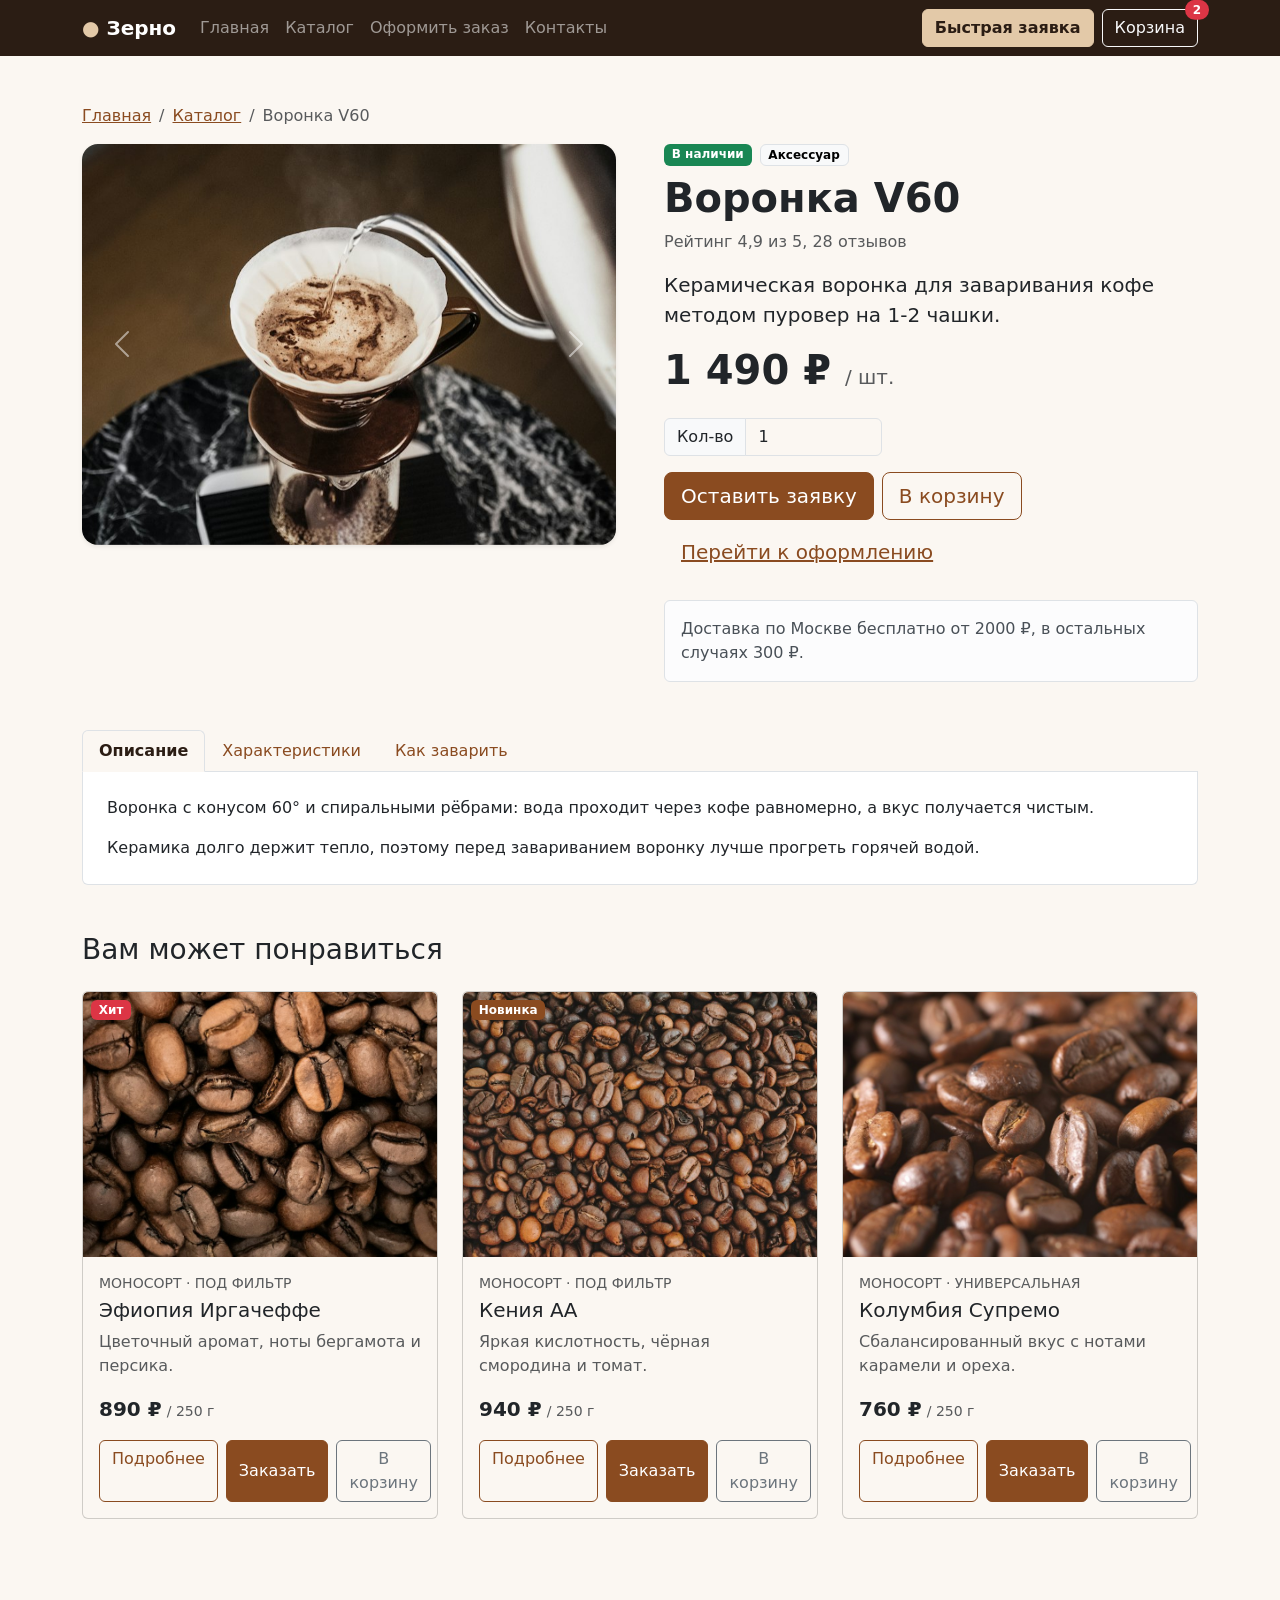
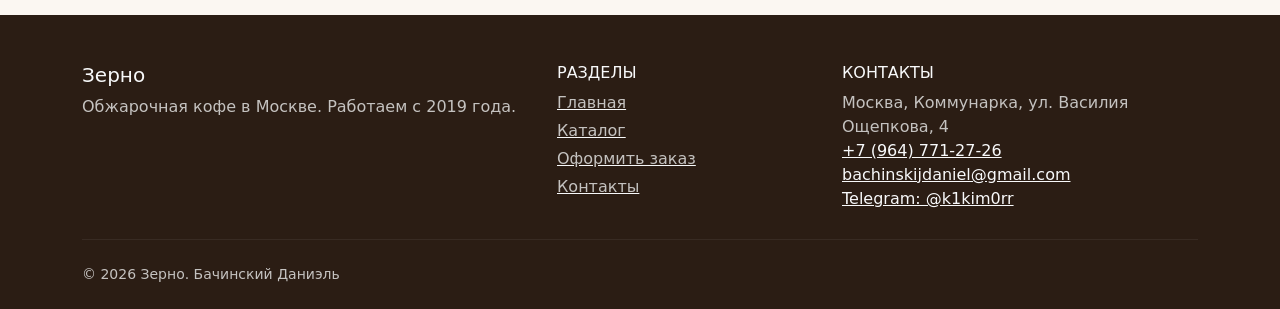
<file: product-v60.html>
<!DOCTYPE html>
<html lang="ru">
<head>
  <meta charset="UTF-8">
  <meta name="viewport" content="width=device-width, initial-scale=1.0">
  <title>Воронка V60 | Зерно</title>
  <meta name="description" content="Воронка V60: описание, характеристики, цена и заявка.">
  <link rel="stylesheet" href="vendor/bootstrap/css/bootstrap.min.css">
  <link rel="stylesheet" href="css/custom.css">
  <link rel="icon" href="images/favicon.svg" type="image/svg+xml">
  <link rel="icon" href="images/favicon.png" type="image/png" sizes="64x64">
  <link rel="apple-touch-icon" href="images/favicon.png">
</head>
<body>
  <nav class="navbar navbar-expand-lg navbar-dark bg-coffee sticky-top">
    <div class="container">
      <a class="navbar-brand fw-bold" href="index.html"><span class="brand-dot">●</span> Зерно</a>
      <button class="navbar-toggler" type="button" data-bs-toggle="collapse" data-bs-target="#mainNav"
        aria-controls="mainNav" aria-expanded="false" aria-label="Открыть меню">
        <span class="navbar-toggler-icon"></span>
      </button>
      <div class="collapse navbar-collapse" id="mainNav">
        <ul class="navbar-nav me-auto mb-2 mb-lg-0">
          <li class="nav-item"><a class="nav-link" href="index.html">Главная</a></li>
          <li class="nav-item"><a class="nav-link" href="catalog.html">Каталог</a></li>
          <li class="nav-item"><a class="nav-link" href="order.html">Оформить заказ</a></li>
          <li class="nav-item"><a class="nav-link" href="contacts.html">Контакты</a></li>
        </ul>
        <div class="d-flex gap-2 mt-3 mt-lg-0">
          <button class="btn btn-accent" type="button" data-bs-toggle="modal" data-bs-target="#orderModal">Быстрая заявка</button>
          <a class="btn btn-outline-light position-relative" href="order.html" aria-label="Корзина, 2 товара">
            Корзина
            <span class="position-absolute top-0 start-100 translate-middle badge rounded-pill bg-danger">2</span>
          </a>
        </div>
      </div>
    </div>
  </nav>

  <main class="container py-5">
    <nav aria-label="Хлебные крошки">
      <ol class="breadcrumb">
        <li class="breadcrumb-item"><a href="index.html">Главная</a></li>
        <li class="breadcrumb-item"><a href="catalog.html">Каталог</a></li>
        <li class="breadcrumb-item active" aria-current="page">Воронка V60</li>
      </ol>
    </nav>
    <div class="row g-4 g-lg-5">
      <div class="col-12 col-lg-6">
          <div class="carousel slide rounded-4 overflow-hidden shadow-sm" id="productGallery">
            <div class="carousel-inner">
              <div class="carousel-item active">
                <img class="d-block w-100" src="images/products/v60.jpg" alt="Воронка V60" width="800" height="600">
              </div>
              <div class="carousel-item">
                <img class="d-block w-100" src="images/contacts.jpg" alt="Жареные зёрна кофе" width="960" height="720">
              </div>
              <div class="carousel-item">
                <img class="d-block w-100" src="images/gallery-beans.jpg" alt="Зёрна кофе крупным планом" width="960" height="720">
              </div>
            </div>
            <button class="carousel-control-prev" type="button" data-bs-target="#productGallery" data-bs-slide="prev">
              <span class="carousel-control-prev-icon" aria-hidden="true"></span>
              <span class="visually-hidden">Предыдущее фото</span>
            </button>
            <button class="carousel-control-next" type="button" data-bs-target="#productGallery" data-bs-slide="next">
              <span class="carousel-control-next-icon" aria-hidden="true"></span>
              <span class="visually-hidden">Следующее фото</span>
            </button>
          </div>
      </div>
      <div class="col-12 col-lg-6">
        <div class="d-flex flex-wrap gap-2 mb-2">
          <span class="badge text-bg-success">В наличии</span>
          <span class="badge text-bg-light border">Аксессуар</span>
        </div>
        <h1 class="display-6 fw-bold">Воронка V60</h1>
        <p class="text-body-secondary">Рейтинг 4,9 из 5, 28 отзывов</p>
        <p class="lead">Керамическая воронка для заваривания кофе методом пуровер на 1-2 чашки.</p>
        <p class="display-6 fw-bold mb-4">1 490 ₽ <span class="fs-5 fw-normal text-body-secondary">/ шт.</span></p>
          <div class="row g-2 mb-3">
            <div class="col-12 col-sm-5">
              <div class="input-group">
                <span class="input-group-text">Кол-во</span>
                <input class="form-control" id="qty" type="number" name="quantity" min="1" max="20" value="1" aria-label="Количество">
              </div>
            </div>
          </div>
          <div class="d-flex flex-wrap gap-2">
            <button class="btn btn-primary btn-lg" type="button" data-bs-toggle="modal" data-bs-target="#orderModal">Оставить заявку</button>
            <button class="btn btn-outline-primary btn-lg" type="button" data-cart-add>В корзину</button>
            <a class="btn btn-link btn-lg" href="order.html">Перейти к оформлению</a>
          </div>
        <div class="alert alert-light border mt-4 mb-0" role="note">
          Доставка по Москве бесплатно от 2000 ₽, в остальных случаях 300 ₽.
        </div>
      </div>
    </div>

    <ul class="nav nav-tabs mt-5" id="productTabs" role="tablist">
      <li class="nav-item" role="presentation">
        <button class="nav-link active" id="tab-desc" data-bs-toggle="tab" data-bs-target="#pane-desc" type="button" role="tab" aria-controls="pane-desc" aria-selected="true">Описание</button>
      </li>
      <li class="nav-item" role="presentation">
        <button class="nav-link" id="tab-specs" data-bs-toggle="tab" data-bs-target="#pane-specs" type="button" role="tab" aria-controls="pane-specs" aria-selected="false">Характеристики</button>
      </li>
      <li class="nav-item" role="presentation">
        <button class="nav-link" id="tab-brew" data-bs-toggle="tab" data-bs-target="#pane-brew" type="button" role="tab" aria-controls="pane-brew" aria-selected="false">Как заварить</button>
      </li>
    </ul>
    <div class="tab-content border border-top-0 rounded-bottom p-4 bg-body" id="productTabsContent">
      <div class="tab-pane fade show active" id="pane-desc" role="tabpanel" aria-labelledby="tab-desc" tabindex="0">
        <p>Воронка с конусом 60° и спиральными рёбрами: вода проходит через кофе равномерно, а вкус получается чистым.</p>
        <p class="mb-0">Керамика долго держит тепло, поэтому перед завариванием воронку лучше прогреть горячей водой.</p>
      </div>
      <div class="tab-pane fade" id="pane-specs" role="tabpanel" aria-labelledby="tab-specs" tabindex="0">
        <div class="table-responsive">
          <table class="table table-striped table-hover align-middle mb-0">
                <caption>Характеристики товара «Воронка V60»</caption>
                <thead class="table-dark">
                  <tr><th scope="col">Параметр</th><th scope="col">Значение</th></tr>
                </thead>
                <tbody>
                  <tr><th scope="row">Материал</th><td>Керамика</td></tr>
                  <tr><th scope="row">Размер</th><td>02 (1-4 чашки)</td></tr>
                  <tr><th scope="row">Цвет</th><td>Белый</td></tr>
                  <tr><th scope="row">Фильтры</th><td>Бумажные V60 02</td></tr>
                  <tr><th scope="row">Вес</th><td>400 г</td></tr>
                  <tr><th scope="row">Производитель</th><td>Hario, Япония</td></tr>
                </tbody>
              </table>
        </div>
      </div>
      <div class="tab-pane fade" id="pane-brew" role="tabpanel" aria-labelledby="tab-brew" tabindex="0">
        <ol class="list-group list-group-numbered">
          <li class="list-group-item">Вставьте фильтр и пролейте его горячей водой.</li>
          <li class="list-group-item">Засыпьте 15 г кофе среднего помола.</li>
          <li class="list-group-item">Налейте 250 мл воды 92-94 °C за 2:30-3:00.</li>
        </ol>
      </div>
    </div>

    <section class="mt-5" aria-labelledby="related-title">
      <h2 class="h3 mb-4" id="related-title">Вам может понравиться</h2>
      <div class="row g-4">
        <div class="col-12 col-md-6 col-lg-4">
          <article class="card h-100 product-card">
          <span class="badge text-bg-danger position-absolute top-0 start-0 m-2">Хит</span>
          <img class="card-img-top" src="images/products/ethiopia.jpg" alt="Эфиопия Иргачеффе" width="800" height="600" loading="lazy">
          <div class="card-body d-flex flex-column">
          <p class="small text-uppercase text-body-secondary mb-1">Моносорт · Под фильтр</p>
          <h3 class="card-title h5">Эфиопия Иргачеффе</h3>
          <p class="card-text text-body-secondary">Цветочный аромат, ноты бергамота и персика.</p>
          <p class="mb-3"><span class="fs-5 fw-bold">890 ₽</span> <span class="small text-body-secondary">/ 250 г</span></p>
          <div class="d-flex gap-2 mt-auto">
          <a class="btn btn-outline-primary flex-fill" href="product.html">Подробнее</a>
          <button class="btn btn-primary flex-fill" type="button" data-bs-toggle="modal" data-bs-target="#orderModal">Заказать</button>
          <button class="btn btn-outline-secondary" type="button" data-cart-add aria-label="Добавить в корзину">В корзину</button>
          </div>
          </div>
          </article>
        </div>
        <div class="col-12 col-md-6 col-lg-4">
          <article class="card h-100 product-card">
          <span class="badge text-bg-primary position-absolute top-0 start-0 m-2">Новинка</span>
          <img class="card-img-top" src="images/products/kenya.jpg" alt="Кения АА" width="800" height="600" loading="lazy">
          <div class="card-body d-flex flex-column">
          <p class="small text-uppercase text-body-secondary mb-1">Моносорт · Под фильтр</p>
          <h3 class="card-title h5">Кения АА</h3>
          <p class="card-text text-body-secondary">Яркая кислотность, чёрная смородина и томат.</p>
          <p class="mb-3"><span class="fs-5 fw-bold">940 ₽</span> <span class="small text-body-secondary">/ 250 г</span></p>
          <div class="d-flex gap-2 mt-auto">
          <a class="btn btn-outline-primary flex-fill" href="product-kenya.html">Подробнее</a>
          <button class="btn btn-primary flex-fill" type="button" data-bs-toggle="modal" data-bs-target="#orderModal">Заказать</button>
          <button class="btn btn-outline-secondary" type="button" data-cart-add aria-label="Добавить в корзину">В корзину</button>
          </div>
          </div>
          </article>
        </div>
        <div class="col-12 col-md-6 col-lg-4">
          <article class="card h-100 product-card">
          <img class="card-img-top" src="images/products/colombia.jpg" alt="Колумбия Супремо" width="800" height="600" loading="lazy">
          <div class="card-body d-flex flex-column">
          <p class="small text-uppercase text-body-secondary mb-1">Моносорт · Универсальная</p>
          <h3 class="card-title h5">Колумбия Супремо</h3>
          <p class="card-text text-body-secondary">Сбалансированный вкус с нотами карамели и ореха.</p>
          <p class="mb-3"><span class="fs-5 fw-bold">760 ₽</span> <span class="small text-body-secondary">/ 250 г</span></p>
          <div class="d-flex gap-2 mt-auto">
          <a class="btn btn-outline-primary flex-fill" href="product-colombia.html">Подробнее</a>
          <button class="btn btn-primary flex-fill" type="button" data-bs-toggle="modal" data-bs-target="#orderModal">Заказать</button>
          <button class="btn btn-outline-secondary" type="button" data-cart-add aria-label="Добавить в корзину">В корзину</button>
          </div>
          </div>
          </article>
        </div>
      </div>
    </section>
  </main>

  <footer class="bg-coffee text-light pt-5 pb-4 mt-5">
    <div class="container">
      <div class="row g-4">
        <div class="col-12 col-md-5">
          <h2 class="h5">Зерно</h2>
          <p class="text-light text-opacity-75 mb-0">Обжарочная кофе в Москве. Работаем с 2019 года.</p>
        </div>
        <div class="col-6 col-md-3">
          <h2 class="h6 text-uppercase">Разделы</h2>
          <ul class="list-unstyled d-grid gap-1">
            <li><a class="link-light link-opacity-75 link-opacity-100-hover" href="index.html">Главная</a></li>
            <li><a class="link-light link-opacity-75 link-opacity-100-hover" href="catalog.html">Каталог</a></li>
            <li><a class="link-light link-opacity-75 link-opacity-100-hover" href="order.html">Оформить заказ</a></li>
            <li><a class="link-light link-opacity-75 link-opacity-100-hover" href="contacts.html">Контакты</a></li>
          </ul>
        </div>
        <div class="col-6 col-md-4">
          <h2 class="h6 text-uppercase">Контакты</h2>
          <address class="mb-0 text-light text-opacity-75 text-break">
            Москва, Коммунарка, ул. Василия Ощепкова, 4<br>
            <a class="link-light" href="tel:+79647712726">+7 (964) 771-27-26</a><br>
            <a class="link-light" href="mailto:bachinskijdaniel@gmail.com">bachinskijdaniel@gmail.com</a><br>
            <a class="link-light" href="https://t.me/k1kim0rr">Telegram: @k1kim0rr</a>
          </address>
        </div>
      </div>
      <hr class="border-light border-opacity-25 my-4">
      <p class="small text-light text-opacity-75 mb-0">&copy; 2026 Зерно. Бачинский Даниэль</p>
    </div>
  </footer>

  <div class="modal fade" id="orderModal" tabindex="-1" aria-labelledby="orderModalLabel" aria-hidden="true">
    <div class="modal-dialog modal-dialog-centered">
      <div class="modal-content">
        <form class="needs-validation" action="#" method="post" novalidate>
          <div class="modal-header">
            <h2 class="modal-title fs-5" id="orderModalLabel">Быстрая заявка</h2>
            <button class="btn-close" type="button" data-bs-dismiss="modal" aria-label="Закрыть"></button>
          </div>
          <div class="modal-body">
            <p class="text-body-secondary small">Оставьте контакты, менеджер перезвонит и уточнит детали заказа.</p>
            <div class="row g-3">
              <div class="col-12">
                <label class="form-label" for="modal-name">Имя <span class="text-danger">*</span></label>
                <input class="form-control" id="modal-name" name="name" type="text" placeholder="Иван" minlength="2" autocomplete="given-name" required>
                <div class="invalid-feedback">Введите имя (минимум 2 символа).</div>
              </div>
              <div class="col-12">
                <label class="form-label" for="modal-phone">Телефон <span class="text-danger">*</span></label>
                <div class="input-group has-validation">
                  <span class="input-group-text">+7</span>
                  <input class="form-control" id="modal-phone" name="phone" type="tel" placeholder="999 123-45-67"
                    pattern="[0-9\s\-]{10,13}" autocomplete="tel-national" required>
                  <div class="invalid-feedback">Введите 10 цифр номера.</div>
                </div>
              </div>
              <div class="col-12">
                <label class="form-label" for="modal-email">E-mail <span class="text-danger">*</span></label>
                <div class="input-group has-validation">
                  <span class="input-group-text">@</span>
                  <input class="form-control" id="modal-email" name="email" type="email" placeholder="name@example.com" autocomplete="email" required>
                  <div class="invalid-feedback">Введите корректный e-mail.</div>
                </div>
              </div>
              <div class="col-12">
                <label class="form-label" for="modal-product">Товар <span class="text-danger">*</span></label>
                <select class="form-select" id="modal-product" name="product" required>
                  <option value="">Выберите товар</option>
                  <option value="ethiopia">Эфиопия Иргачеффе</option>
                  <option value="colombia">Колумбия Супремо</option>
                  <option value="kenya">Кения АА</option>
                  <option value="decaf">Колумбия Декаф</option>
                  <option value="utro">Эспрессо-смесь «Утро»</option>
                  <option value="brazil">Бразилия Сантос</option>
                  <option value="v60">Воронка V60</option>
                </select>
                <div class="invalid-feedback">Выберите товар.</div>
              </div>
              <div class="col-12">
                <label class="form-label" for="modal-comment">Комментарий</label>
                <textarea class="form-control" id="modal-comment" name="comment" rows="3" maxlength="500" placeholder="Например: позвоните перед доставкой"></textarea>
              </div>
              <div class="col-12">
                <div class="form-check">
                  <input class="form-check-input" id="modal-agree" name="agree" type="checkbox" required>
                  <label class="form-check-label" for="modal-agree">Я согласен на обработку персональных данных</label>
                  <div class="invalid-feedback">Нужно согласие на обработку данных.</div>
                </div>
              </div>
            </div>
          <div class="alert alert-success d-none mt-3 mb-0" role="alert" data-form-success>
            Заявка отправлена! Перезвоним в течение 30 минут.
          </div>
          </div>
          <div class="modal-footer">
            <button class="btn btn-outline-secondary" type="button" data-bs-dismiss="modal">Отмена</button>
            <button class="btn btn-primary" type="submit">Отправить заявку</button>
          </div>
        </form>
      </div>
    </div>
  </div>

  <div class="toast-container position-fixed bottom-0 end-0 p-3">
    <div class="toast align-items-center text-bg-dark border-0" id="cartToast" role="status" aria-live="polite" aria-atomic="true">
      <div class="d-flex">
        <div class="toast-body">Товар добавлен в корзину</div>
        <button class="btn-close btn-close-white me-2 m-auto" type="button" data-bs-dismiss="toast" aria-label="Закрыть"></button>
      </div>
    </div>
  </div>

  <script src="vendor/bootstrap/js/bootstrap.bundle.min.js"></script>
  <script src="js/main.js"></script>
</body>
</html>
</file>
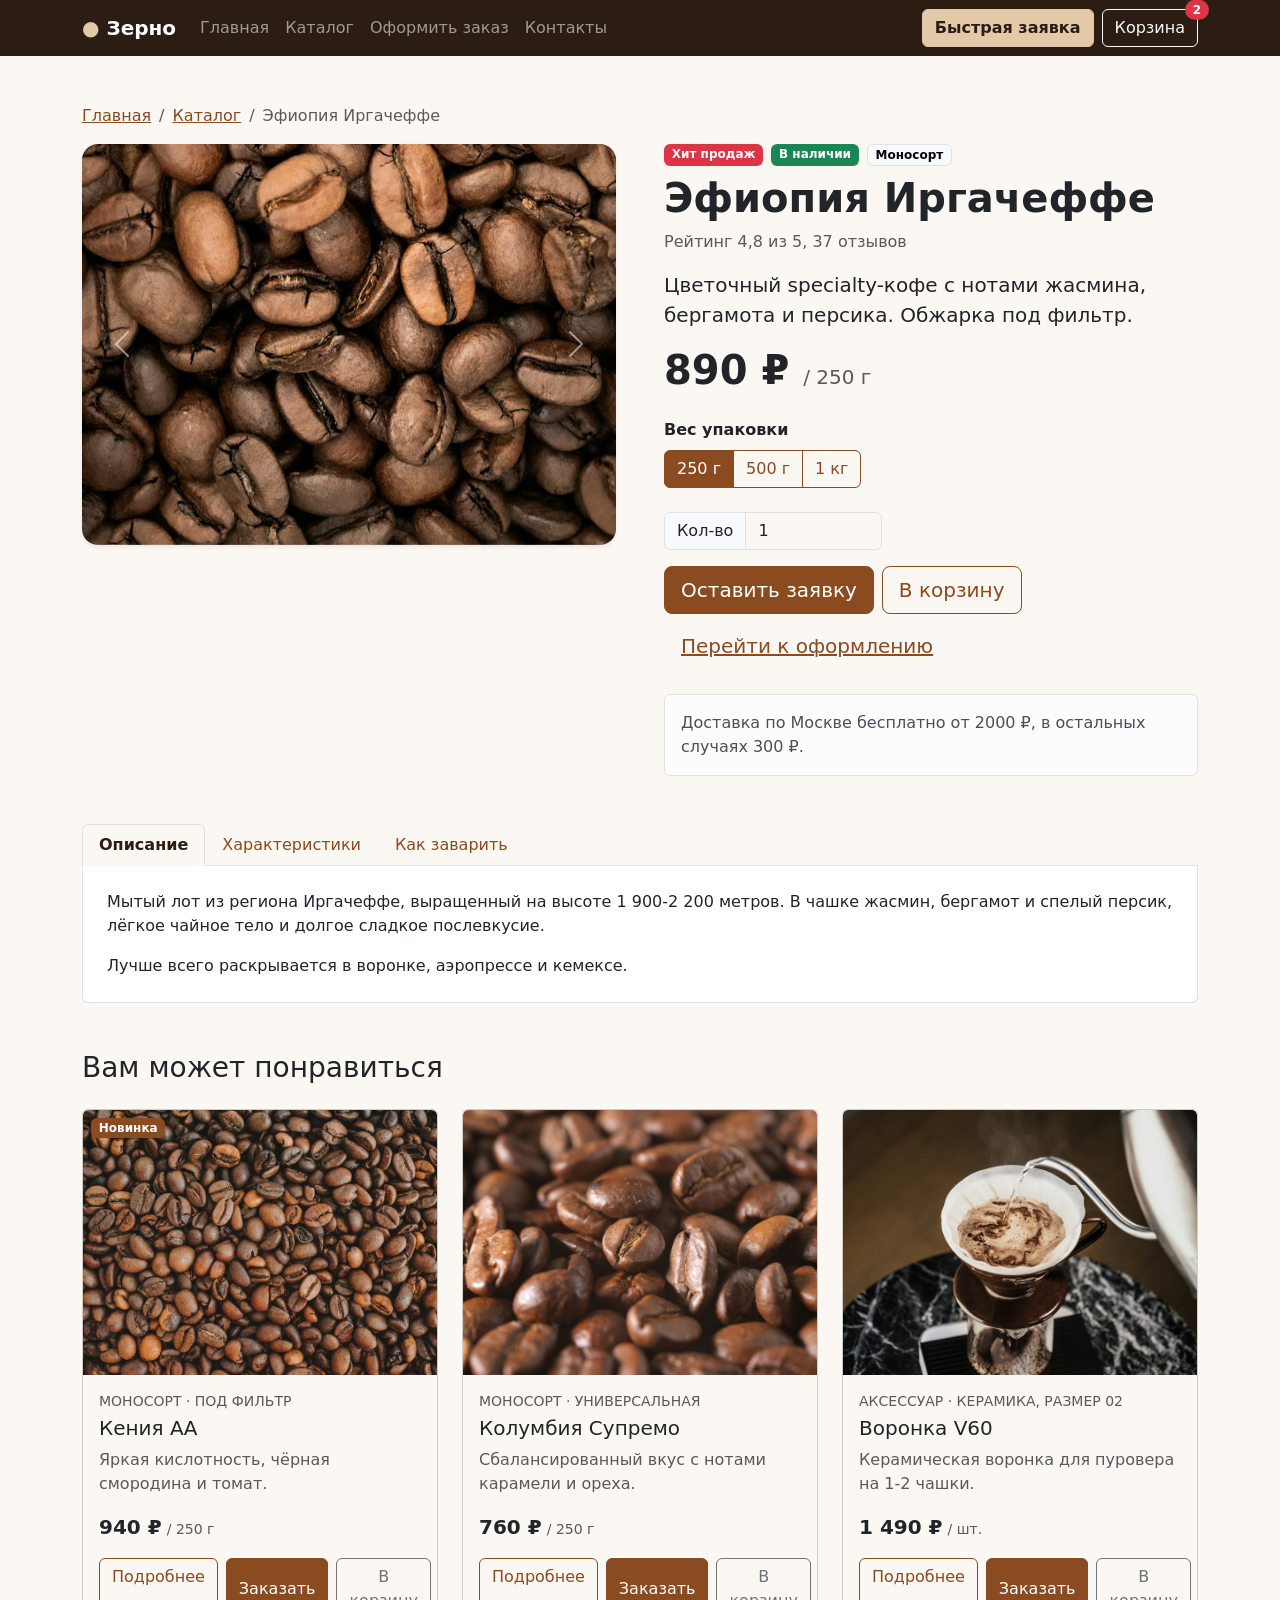
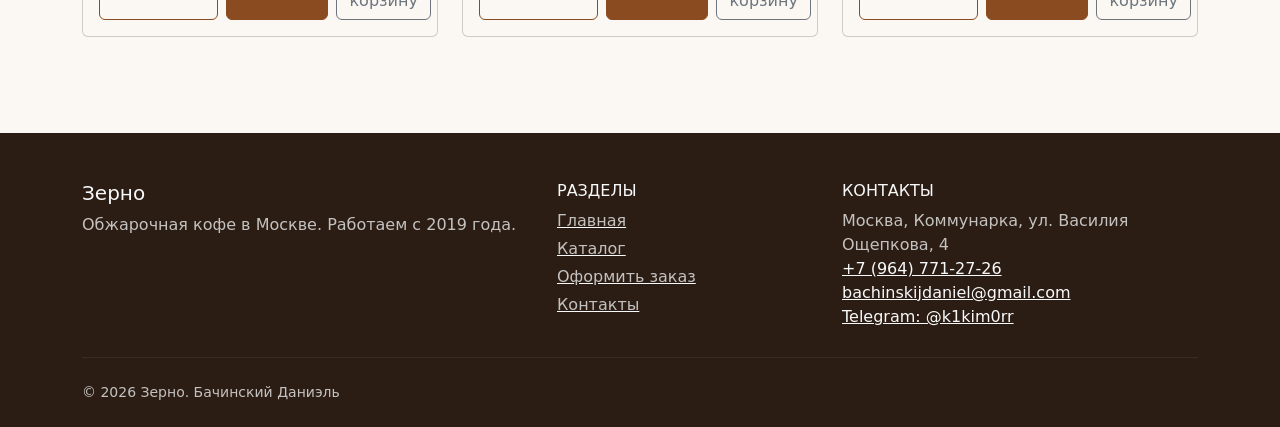
<file: product.html>
<!DOCTYPE html>
<html lang="ru">
<head>
  <meta charset="UTF-8">
  <meta name="viewport" content="width=device-width, initial-scale=1.0">
  <title>Эфиопия Иргачеффе | Зерно</title>
  <meta name="description" content="Эфиопия Иргачеффе: описание, характеристики, цена и заявка. Версия на Bootstrap.">
  <link rel="stylesheet" href="vendor/bootstrap/css/bootstrap.min.css">
  <link rel="stylesheet" href="css/custom.css">
  <link rel="icon" href="images/favicon.svg" type="image/svg+xml">
  <link rel="icon" href="images/favicon.png" type="image/png" sizes="64x64">
  <link rel="apple-touch-icon" href="images/favicon.png">
</head>
<body>
  <nav class="navbar navbar-expand-lg navbar-dark bg-coffee sticky-top">
    <div class="container">
      <a class="navbar-brand fw-bold" href="index.html"><span class="brand-dot">●</span> Зерно</a>
      <button class="navbar-toggler" type="button" data-bs-toggle="collapse" data-bs-target="#mainNav"
        aria-controls="mainNav" aria-expanded="false" aria-label="Открыть меню">
        <span class="navbar-toggler-icon"></span>
      </button>
      <div class="collapse navbar-collapse" id="mainNav">
        <ul class="navbar-nav me-auto mb-2 mb-lg-0">
          <li class="nav-item"><a class="nav-link" href="index.html">Главная</a></li>
          <li class="nav-item"><a class="nav-link" href="catalog.html">Каталог</a></li>
          <li class="nav-item"><a class="nav-link" href="order.html">Оформить заказ</a></li>
          <li class="nav-item"><a class="nav-link" href="contacts.html">Контакты</a></li>
        </ul>
        <div class="d-flex gap-2 mt-3 mt-lg-0">
          <button class="btn btn-accent" type="button" data-bs-toggle="modal" data-bs-target="#orderModal">Быстрая заявка</button>
          <a class="btn btn-outline-light position-relative" href="order.html" aria-label="Корзина, 2 товара">
            Корзина
            <span class="position-absolute top-0 start-100 translate-middle badge rounded-pill bg-danger">2</span>
          </a>
        </div>
      </div>
    </div>
  </nav>

  <main class="container py-5">
    <nav aria-label="Хлебные крошки">
      <ol class="breadcrumb">
        <li class="breadcrumb-item"><a href="index.html">Главная</a></li>
        <li class="breadcrumb-item"><a href="catalog.html">Каталог</a></li>
        <li class="breadcrumb-item active" aria-current="page">Эфиопия Иргачеффе</li>
      </ol>
    </nav>
    <div class="row g-4 g-lg-5">
      <div class="col-12 col-lg-6">
          <div class="carousel slide rounded-4 overflow-hidden shadow-sm" id="productGallery">
            <div class="carousel-inner">
              <div class="carousel-item active">
                <img class="d-block w-100" src="images/products/ethiopia.jpg" alt="Зёрна кофе Эфиопия Иргачеффе" width="800" height="600">
              </div>
              <div class="carousel-item">
                <img class="d-block w-100" src="images/products/v60.jpg" alt="Заваривание кофе в воронке" width="800" height="600">
              </div>
              <div class="carousel-item">
                <img class="d-block w-100" src="images/gallery-beans.jpg" alt="Зёрна кофе крупным планом" width="960" height="720">
              </div>
            </div>
            <button class="carousel-control-prev" type="button" data-bs-target="#productGallery" data-bs-slide="prev">
              <span class="carousel-control-prev-icon" aria-hidden="true"></span>
              <span class="visually-hidden">Предыдущее фото</span>
            </button>
            <button class="carousel-control-next" type="button" data-bs-target="#productGallery" data-bs-slide="next">
              <span class="carousel-control-next-icon" aria-hidden="true"></span>
              <span class="visually-hidden">Следующее фото</span>
            </button>
          </div>
      </div>
      <div class="col-12 col-lg-6">
        <div class="d-flex flex-wrap gap-2 mb-2">
          <span class="badge text-bg-danger">Хит продаж</span>
          <span class="badge text-bg-success">В наличии</span>
          <span class="badge text-bg-light border">Моносорт</span>
        </div>
        <h1 class="display-6 fw-bold">Эфиопия Иргачеффе</h1>
        <p class="text-body-secondary">Рейтинг 4,8 из 5, 37 отзывов</p>
        <p class="lead">Цветочный specialty-кофе с нотами жасмина, бергамота и персика. Обжарка под фильтр.</p>
        <p class="display-6 fw-bold mb-4">890 ₽ <span class="fs-5 fw-normal text-body-secondary">/ 250 г</span></p>
          <p class="fw-semibold mb-2">Вес упаковки</p>
          <div class="btn-group mb-4 flex-wrap" role="group" aria-label="Вес упаковки">
            <input class="btn-check" id="w250" type="radio" name="weight" value="250" checked>
            <label class="btn btn-outline-primary" for="w250">250 г</label>
            <input class="btn-check" id="w500" type="radio" name="weight" value="500">
            <label class="btn btn-outline-primary" for="w500">500 г</label>
            <input class="btn-check" id="w1000" type="radio" name="weight" value="1000">
            <label class="btn btn-outline-primary" for="w1000">1 кг</label>
          </div>
          <div class="row g-2 mb-3">
            <div class="col-12 col-sm-5">
              <div class="input-group">
                <span class="input-group-text">Кол-во</span>
                <input class="form-control" id="qty" type="number" name="quantity" min="1" max="20" value="1" aria-label="Количество">
              </div>
            </div>
          </div>
          <div class="d-flex flex-wrap gap-2">
            <button class="btn btn-primary btn-lg" type="button" data-bs-toggle="modal" data-bs-target="#orderModal">Оставить заявку</button>
            <button class="btn btn-outline-primary btn-lg" type="button" data-cart-add>В корзину</button>
            <a class="btn btn-link btn-lg" href="order.html">Перейти к оформлению</a>
          </div>
        <div class="alert alert-light border mt-4 mb-0" role="note">
          Доставка по Москве бесплатно от 2000 ₽, в остальных случаях 300 ₽.
        </div>
      </div>
    </div>

    <ul class="nav nav-tabs mt-5" id="productTabs" role="tablist">
      <li class="nav-item" role="presentation">
        <button class="nav-link active" id="tab-desc" data-bs-toggle="tab" data-bs-target="#pane-desc" type="button" role="tab" aria-controls="pane-desc" aria-selected="true">Описание</button>
      </li>
      <li class="nav-item" role="presentation">
        <button class="nav-link" id="tab-specs" data-bs-toggle="tab" data-bs-target="#pane-specs" type="button" role="tab" aria-controls="pane-specs" aria-selected="false">Характеристики</button>
      </li>
      <li class="nav-item" role="presentation">
        <button class="nav-link" id="tab-brew" data-bs-toggle="tab" data-bs-target="#pane-brew" type="button" role="tab" aria-controls="pane-brew" aria-selected="false">Как заварить</button>
      </li>
    </ul>
    <div class="tab-content border border-top-0 rounded-bottom p-4 bg-body" id="productTabsContent">
      <div class="tab-pane fade show active" id="pane-desc" role="tabpanel" aria-labelledby="tab-desc" tabindex="0">
        <p>Мытый лот из региона Иргачеффе, выращенный на высоте 1 900-2 200 метров. В чашке жасмин, бергамот и спелый персик, лёгкое чайное тело и долгое сладкое послевкусие.</p>
        <p class="mb-0">Лучше всего раскрывается в воронке, аэропрессе и кемексе.</p>
      </div>
      <div class="tab-pane fade" id="pane-specs" role="tabpanel" aria-labelledby="tab-specs" tabindex="0">
        <div class="table-responsive">
          <table class="table table-striped table-hover align-middle mb-0">
                <caption>Характеристики кофе «Эфиопия Иргачеффе»</caption>
                <thead class="table-dark">
                  <tr><th scope="col">Параметр</th><th scope="col">Значение</th></tr>
                </thead>
                <tbody>
                  <tr><th scope="row">Страна</th><td>Эфиопия</td></tr>
                  <tr><th scope="row">Регион</th><td>Иргачеффе, Гедео</td></tr>
                  <tr><th scope="row">Разновидность</th><td>Эфиопские местные сорта (heirloom)</td></tr>
                  <tr><th scope="row">Высота</th><td>1 900-2 200 м</td></tr>
                  <tr><th scope="row">Обработка</th><td>Мытая</td></tr>
                  <tr><th scope="row">Обжарка</th><td>Светлая (под фильтр)</td></tr>
                  <tr><th scope="row">Оценка SCA</th><td>86,5</td></tr>
                  <tr><th scope="row">Вес</th><td>250 г / 500 г / 1 кг</td></tr>
                </tbody>
              </table>
        </div>
      </div>
      <div class="tab-pane fade" id="pane-brew" role="tabpanel" aria-labelledby="tab-brew" tabindex="0">
        <ol class="list-group list-group-numbered">
          <li class="list-group-item">15 г кофе среднего помола.</li>
          <li class="list-group-item">250 мл воды 92-94 °C.</li>
          <li class="list-group-item">Время пролива в воронке 2:30-3:00.</li>
        </ol>
      </div>
    </div>

    <section class="mt-5" aria-labelledby="related-title">
      <h2 class="h3 mb-4" id="related-title">Вам может понравиться</h2>
      <div class="row g-4">
        <div class="col-12 col-md-6 col-lg-4">
          <article class="card h-100 product-card">
            <span class="badge text-bg-primary position-absolute top-0 start-0 m-2">Новинка</span>
            <img class="card-img-top" src="images/products/kenya.jpg" alt="Кения АА" width="800" height="600" loading="lazy">
            <div class="card-body d-flex flex-column">
              <p class="small text-uppercase text-body-secondary mb-1">Моносорт · Под фильтр</p>
              <h3 class="card-title h5">Кения АА</h3>
              <p class="card-text text-body-secondary">Яркая кислотность, чёрная смородина и томат.</p>
              <p class="mb-3"><span class="fs-5 fw-bold">940 ₽</span> <span class="small text-body-secondary">/ 250 г</span></p>
              <div class="d-flex gap-2 mt-auto">
                <a class="btn btn-outline-primary flex-fill" href="product-kenya.html">Подробнее</a>
                <button class="btn btn-primary flex-fill" type="button" data-bs-toggle="modal" data-bs-target="#orderModal">Заказать</button>
                <button class="btn btn-outline-secondary" type="button" data-cart-add aria-label="Добавить в корзину">В корзину</button>
              </div>
            </div>
          </article>
        </div>
        <div class="col-12 col-md-6 col-lg-4">
          <article class="card h-100 product-card">
            <img class="card-img-top" src="images/products/colombia.jpg" alt="Колумбия Супремо" width="800" height="600" loading="lazy">
            <div class="card-body d-flex flex-column">
              <p class="small text-uppercase text-body-secondary mb-1">Моносорт · Универсальная</p>
              <h3 class="card-title h5">Колумбия Супремо</h3>
              <p class="card-text text-body-secondary">Сбалансированный вкус с нотами карамели и ореха.</p>
              <p class="mb-3"><span class="fs-5 fw-bold">760 ₽</span> <span class="small text-body-secondary">/ 250 г</span></p>
              <div class="d-flex gap-2 mt-auto">
                <a class="btn btn-outline-primary flex-fill" href="product-colombia.html">Подробнее</a>
                <button class="btn btn-primary flex-fill" type="button" data-bs-toggle="modal" data-bs-target="#orderModal">Заказать</button>
                <button class="btn btn-outline-secondary" type="button" data-cart-add aria-label="Добавить в корзину">В корзину</button>
              </div>
            </div>
          </article>
        </div>
        <div class="col-12 col-md-6 col-lg-4">
          <article class="card h-100 product-card">
            <img class="card-img-top" src="images/products/v60.jpg" alt="Воронка V60" width="800" height="600" loading="lazy">
            <div class="card-body d-flex flex-column">
              <p class="small text-uppercase text-body-secondary mb-1">Аксессуар · Керамика, размер 02</p>
              <h3 class="card-title h5">Воронка V60</h3>
              <p class="card-text text-body-secondary">Керамическая воронка для пуровера на 1-2 чашки.</p>
              <p class="mb-3"><span class="fs-5 fw-bold">1 490 ₽</span> <span class="small text-body-secondary">/ шт.</span></p>
              <div class="d-flex gap-2 mt-auto">
                <a class="btn btn-outline-primary flex-fill" href="product-v60.html">Подробнее</a>
                <button class="btn btn-primary flex-fill" type="button" data-bs-toggle="modal" data-bs-target="#orderModal">Заказать</button>
                <button class="btn btn-outline-secondary" type="button" data-cart-add aria-label="Добавить в корзину">В корзину</button>
              </div>
            </div>
          </article>
        </div>
      </div>
    </section>
  </main>

  <footer class="bg-coffee text-light pt-5 pb-4 mt-5">
    <div class="container">
      <div class="row g-4">
        <div class="col-12 col-md-5">
          <h2 class="h5">Зерно</h2>
          <p class="text-light text-opacity-75 mb-0">Обжарочная кофе в Москве. Работаем с 2019 года.</p>
        </div>
        <div class="col-6 col-md-3">
          <h2 class="h6 text-uppercase">Разделы</h2>
          <ul class="list-unstyled d-grid gap-1">
            <li><a class="link-light link-opacity-75 link-opacity-100-hover" href="index.html">Главная</a></li>
            <li><a class="link-light link-opacity-75 link-opacity-100-hover" href="catalog.html">Каталог</a></li>
            <li><a class="link-light link-opacity-75 link-opacity-100-hover" href="order.html">Оформить заказ</a></li>
            <li><a class="link-light link-opacity-75 link-opacity-100-hover" href="contacts.html">Контакты</a></li>
          </ul>
        </div>
        <div class="col-6 col-md-4">
          <h2 class="h6 text-uppercase">Контакты</h2>
          <address class="mb-0 text-light text-opacity-75 text-break">
            Москва, Коммунарка, ул. Василия Ощепкова, 4<br>
            <a class="link-light" href="tel:+79647712726">+7 (964) 771-27-26</a><br>
            <a class="link-light" href="mailto:bachinskijdaniel@gmail.com">bachinskijdaniel@gmail.com</a><br>
            <a class="link-light" href="https://t.me/k1kim0rr">Telegram: @k1kim0rr</a>
          </address>
        </div>
      </div>
      <hr class="border-light border-opacity-25 my-4">
      <p class="small text-light text-opacity-75 mb-0">&copy; 2026 Зерно. Бачинский Даниэль</p>
    </div>
  </footer>

  <div class="modal fade" id="orderModal" tabindex="-1" aria-labelledby="orderModalLabel" aria-hidden="true">
    <div class="modal-dialog modal-dialog-centered">
      <div class="modal-content">
        <form class="needs-validation" action="#" method="post" novalidate>
          <div class="modal-header">
            <h2 class="modal-title fs-5" id="orderModalLabel">Быстрая заявка</h2>
            <button class="btn-close" type="button" data-bs-dismiss="modal" aria-label="Закрыть"></button>
          </div>
          <div class="modal-body">
            <p class="text-body-secondary small">Оставьте контакты, менеджер перезвонит и уточнит детали заказа.</p>
            <div class="row g-3">
              <div class="col-12">
                <label class="form-label" for="modal-name">Имя <span class="text-danger">*</span></label>
                <input class="form-control" id="modal-name" name="name" type="text" placeholder="Иван" minlength="2" autocomplete="given-name" required>
                <div class="invalid-feedback">Введите имя (минимум 2 символа).</div>
              </div>
              <div class="col-12">
                <label class="form-label" for="modal-phone">Телефон <span class="text-danger">*</span></label>
                <div class="input-group has-validation">
                  <span class="input-group-text">+7</span>
                  <input class="form-control" id="modal-phone" name="phone" type="tel" placeholder="999 123-45-67"
                    pattern="[0-9\s\-]{10,13}" autocomplete="tel-national" required>
                  <div class="invalid-feedback">Введите 10 цифр номера.</div>
                </div>
              </div>
              <div class="col-12">
                <label class="form-label" for="modal-email">E-mail <span class="text-danger">*</span></label>
                <div class="input-group has-validation">
                  <span class="input-group-text">@</span>
                  <input class="form-control" id="modal-email" name="email" type="email" placeholder="name@example.com" autocomplete="email" required>
                  <div class="invalid-feedback">Введите корректный e-mail.</div>
                </div>
              </div>
              <div class="col-12">
                <label class="form-label" for="modal-product">Товар <span class="text-danger">*</span></label>
                <select class="form-select" id="modal-product" name="product" required>
                  <option value="">Выберите товар</option>
                  <option value="ethiopia">Эфиопия Иргачеффе</option>
                  <option value="colombia">Колумбия Супремо</option>
                  <option value="kenya">Кения АА</option>
                  <option value="decaf">Колумбия Декаф</option>
                  <option value="utro">Эспрессо-смесь «Утро»</option>
                  <option value="brazil">Бразилия Сантос</option>
                  <option value="v60">Воронка V60</option>
                </select>
                <div class="invalid-feedback">Выберите товар.</div>
              </div>
              <div class="col-12">
                <label class="form-label" for="modal-comment">Комментарий</label>
                <textarea class="form-control" id="modal-comment" name="comment" rows="3" maxlength="500" placeholder="Например: позвоните перед доставкой"></textarea>
              </div>
              <div class="col-12">
                <div class="form-check">
                  <input class="form-check-input" id="modal-agree" name="agree" type="checkbox" required>
                  <label class="form-check-label" for="modal-agree">Я согласен на обработку персональных данных</label>
                  <div class="invalid-feedback">Нужно согласие на обработку данных.</div>
                </div>
              </div>
            </div>
          <div class="alert alert-success d-none mt-3 mb-0" role="alert" data-form-success>
            Заявка отправлена! Перезвоним в течение 30 минут.
          </div>
          </div>
          <div class="modal-footer">
            <button class="btn btn-outline-secondary" type="button" data-bs-dismiss="modal">Отмена</button>
            <button class="btn btn-primary" type="submit">Отправить заявку</button>
          </div>
        </form>
      </div>
    </div>
  </div>

  <div class="toast-container position-fixed bottom-0 end-0 p-3">
    <div class="toast align-items-center text-bg-dark border-0" id="cartToast" role="status" aria-live="polite" aria-atomic="true">
      <div class="d-flex">
        <div class="toast-body">Товар добавлен в корзину</div>
        <button class="btn-close btn-close-white me-2 m-auto" type="button" data-bs-dismiss="toast" aria-label="Закрыть"></button>
      </div>
    </div>
  </div>

  <script src="vendor/bootstrap/js/bootstrap.bundle.min.js"></script>
  <script src="js/main.js"></script>
</body>
</html>
</file>
<file: css/custom.css>
/* custom.css: свои стили поверх Bootstrap.
   Подключается после bootstrap.min.css, чтобы можно было переопределять его стили. */

/* 1. Фирменные цвета проекта */
:root {
  --brand-coffee: #2b1d14;
  --brand-primary: #8a4b20;
  --brand-primary-dark: #6a3812;
  --brand-accent: #e3c9a8;
  --brand-cream: #fbf7f2;

  /* цвет ссылок и фокуса Bootstrap в тон проекта */
  --bs-link-color: var(--brand-primary);
  --bs-link-color-rgb: 138, 75, 32;
  --bs-link-hover-color: var(--brand-primary-dark);
  --bs-link-hover-color-rgb: 106, 56, 18;
  --bs-primary-rgb: 138, 75, 32;
  --bs-body-bg: var(--brand-cream);
}

body {
  background-color: var(--brand-cream);
}

.bg-coffee {
  background-color: var(--brand-coffee);
}

.brand-dot {
  color: var(--brand-accent);
}

/* 2. Кнопки: переопределяем CSS-переменные компонента btn */
.btn-primary {
  --bs-btn-bg: var(--brand-primary);
  --bs-btn-border-color: var(--brand-primary);
  --bs-btn-hover-bg: var(--brand-primary-dark);
  --bs-btn-hover-border-color: var(--brand-primary-dark);
  --bs-btn-active-bg: var(--brand-primary-dark);
  --bs-btn-active-border-color: var(--brand-primary-dark);
  --bs-btn-disabled-bg: var(--brand-primary);
  --bs-btn-disabled-border-color: var(--brand-primary);
  --bs-btn-focus-shadow-rgb: 138, 75, 32;
}

.btn-outline-primary {
  --bs-btn-color: var(--brand-primary);
  --bs-btn-border-color: var(--brand-primary);
  --bs-btn-hover-bg: var(--brand-primary);
  --bs-btn-hover-border-color: var(--brand-primary);
  --bs-btn-active-bg: var(--brand-primary);
  --bs-btn-active-border-color: var(--brand-primary);
  --bs-btn-focus-shadow-rgb: 138, 75, 32;
}

/* Собственный вариант кнопки, которого нет в Bootstrap */
.btn-accent {
  --bs-btn-bg: var(--brand-accent);
  --bs-btn-border-color: var(--brand-accent);
  --bs-btn-color: var(--brand-coffee);
  --bs-btn-hover-bg: #ffffff;
  --bs-btn-hover-border-color: #ffffff;
  --bs-btn-hover-color: var(--brand-coffee);
  --bs-btn-active-bg: #ffffff;
  --bs-btn-active-color: var(--brand-coffee);
  --bs-btn-focus-shadow-rgb: 227, 201, 168;
  font-weight: 600;
}

/* 3. Навигация */
.navbar .nav-link.active {
  color: var(--brand-accent);
  box-shadow: inset 0 -2px 0 var(--brand-accent);
}

/* 4. Hero-блок */
.hero {
  background:
    radial-gradient(circle at 85% 20%, rgba(227, 201, 168, 0.25), transparent 45%),
    linear-gradient(135deg, var(--brand-coffee) 0%, #4a2e1c 100%);
}

/* 5. Карточки товаров: собственная модификация card */
.product-card {
  overflow: hidden;
  transition: transform 0.2s ease, box-shadow 0.2s ease;
}

.product-card:hover {
  transform: translateY(-4px);
  box-shadow: 0 0.75rem 1.5rem rgba(43, 29, 20, 0.15);
}

.product-card .card-img-top,
#productGallery .carousel-item img {
  height: auto;
  aspect-ratio: 4 / 3;
  object-fit: cover;
}

.product-card .badge {
  z-index: 1;
}

.product-card--soldout .card-img-top {
  filter: grayscale(1);
  opacity: 0.6;
}

/* 6. Каталог: фильтры прилипают при прокрутке на больших экранах */
@media (min-width: 992px) {
  .filters-card {
    position: sticky;
    top: 5.5rem;
  }
}

.pagination {
  --bs-pagination-color: var(--brand-primary);
  --bs-pagination-hover-color: var(--brand-primary-dark);
  --bs-pagination-active-bg: var(--brand-primary);
  --bs-pagination-active-border-color: var(--brand-primary);
  --bs-pagination-focus-color: var(--brand-primary-dark);
}

.form-check-input:checked,
.form-range::-webkit-slider-thumb {
  background-color: var(--brand-primary);
  border-color: var(--brand-primary);
}

.form-range::-moz-range-thumb {
  background-color: var(--brand-primary);
}

/* 7. Видимый фокус полей формы в фирменном цвете */
.form-control:focus,
.form-select:focus,
.form-check-input:focus {
  border-color: var(--brand-accent);
  box-shadow: 0 0 0 0.25rem rgba(138, 75, 32, 0.25);
}

/* 8. Вкладки и аккордеон */
.nav-tabs .nav-link {
  color: var(--brand-primary);
}

.nav-tabs .nav-link.active {
  font-weight: 600;
  color: var(--brand-coffee);
}

.accordion {
  --bs-accordion-active-bg: #f1e3d3;
  --bs-accordion-active-color: var(--brand-coffee);
  --bs-accordion-btn-focus-box-shadow: 0 0 0 0.25rem rgba(138, 75, 32, 0.25);
}

/* 9. Страница заказа и контакты */
.order-summary {
  position: sticky;
  top: 5.5rem;
}

.contacts-photo {
  height: 220px;
  object-fit: cover;
}

/* 10. Уменьшение анимаций по настройке системы */
@media (prefers-reduced-motion: reduce) {
  .product-card {
    transition: none;
  }

  .product-card:hover {
    transform: none;
  }
}
</file>
